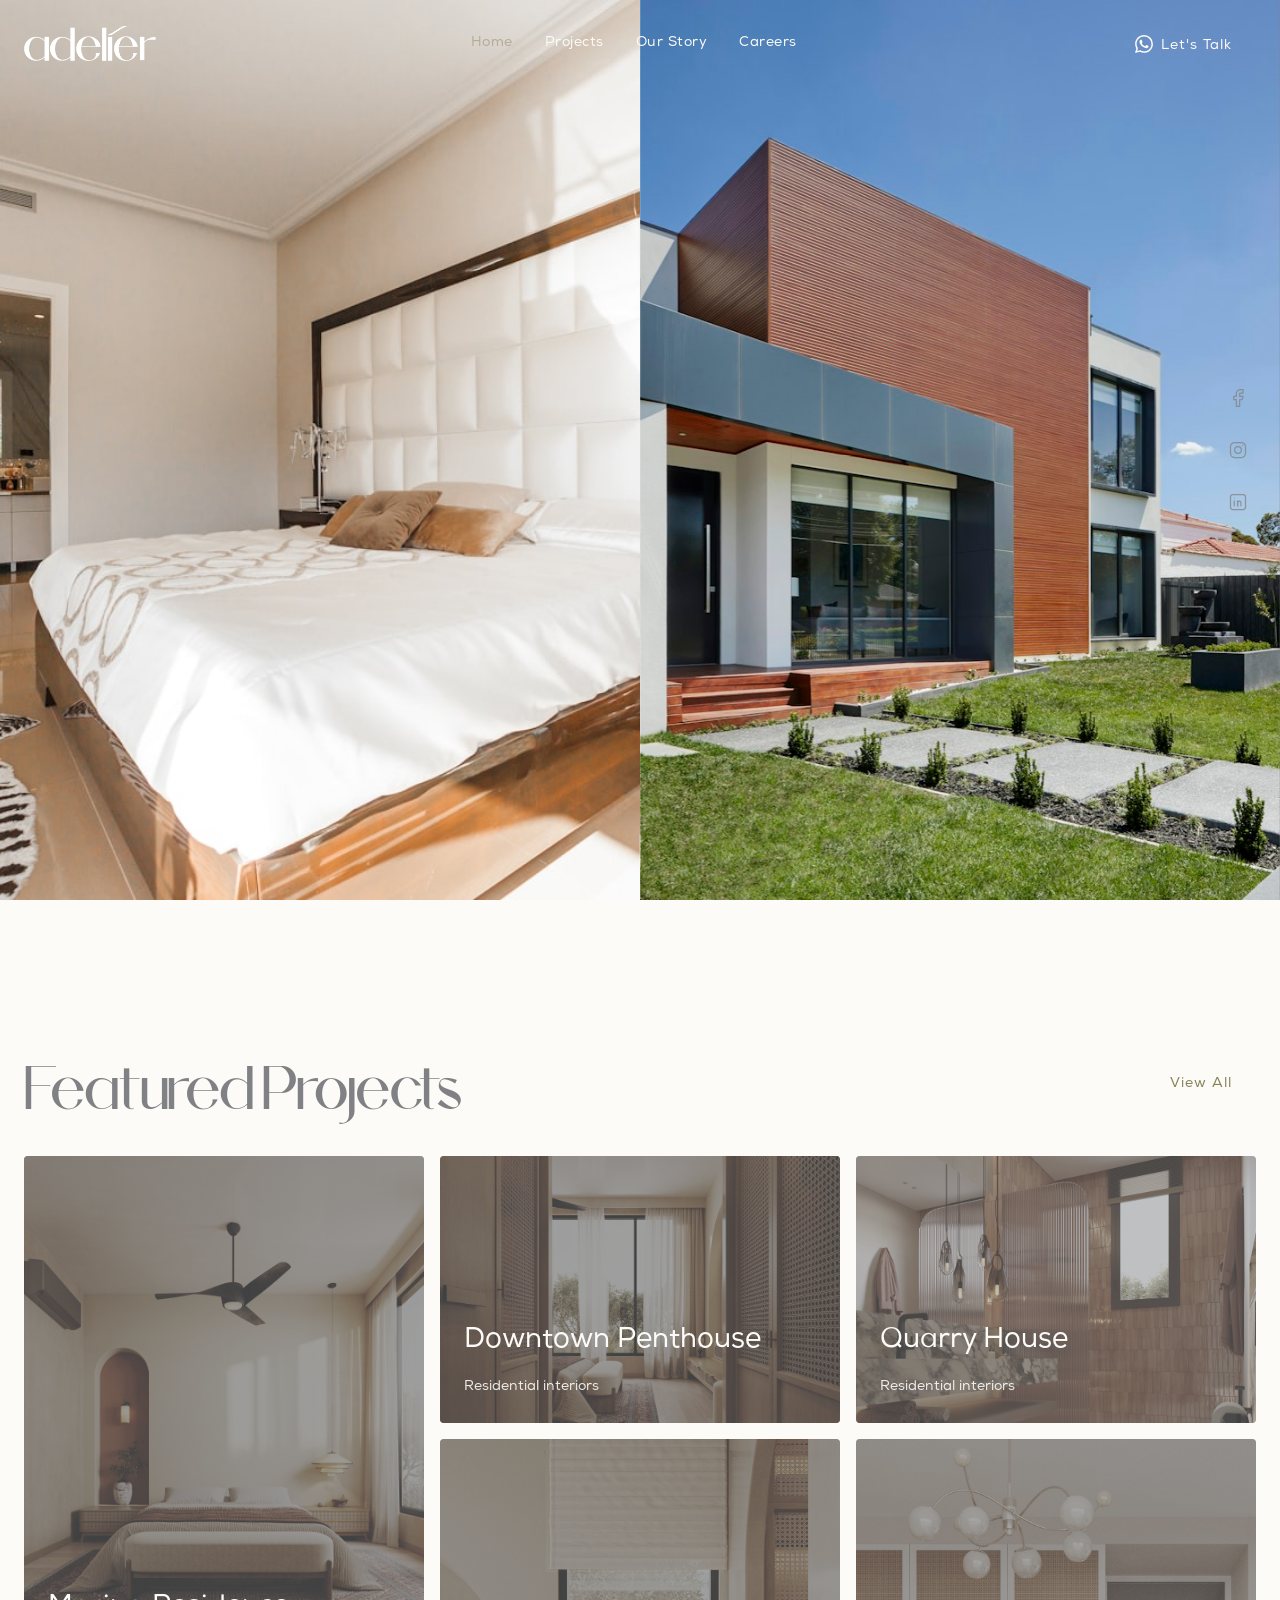
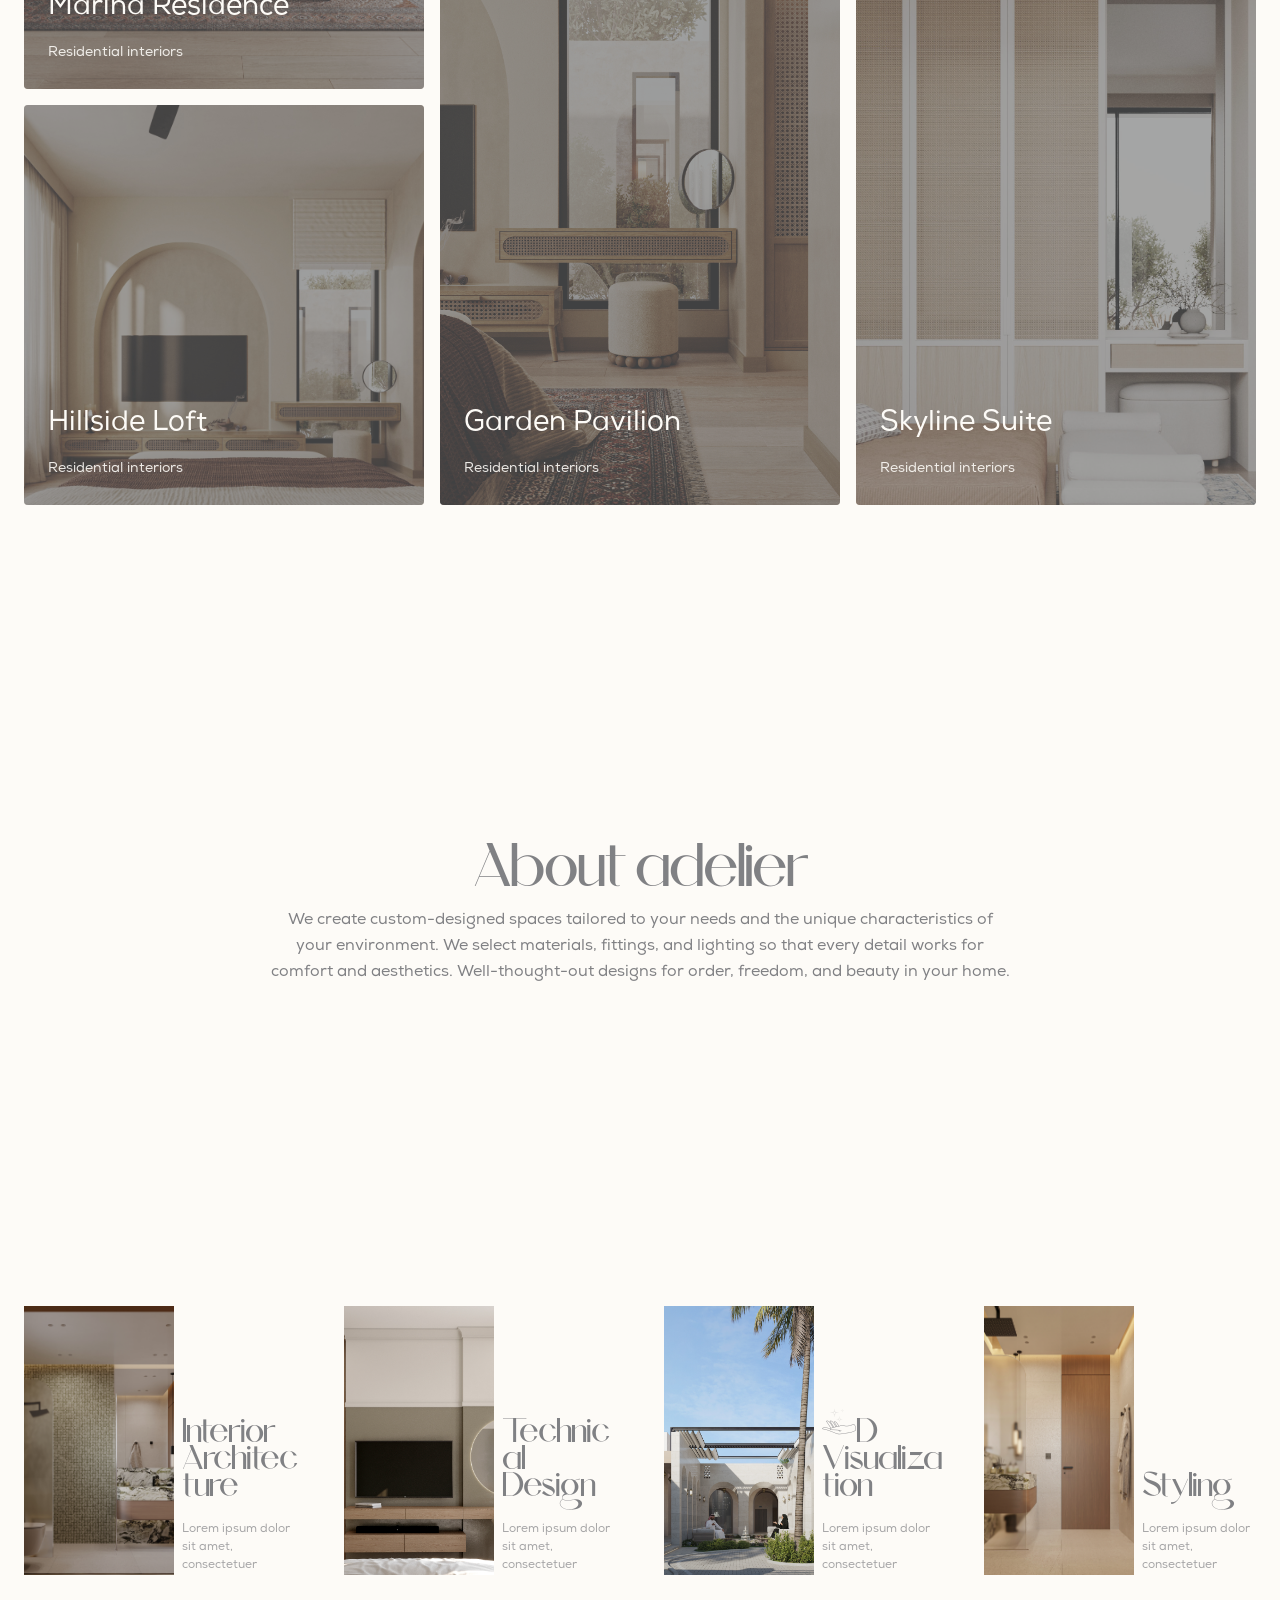
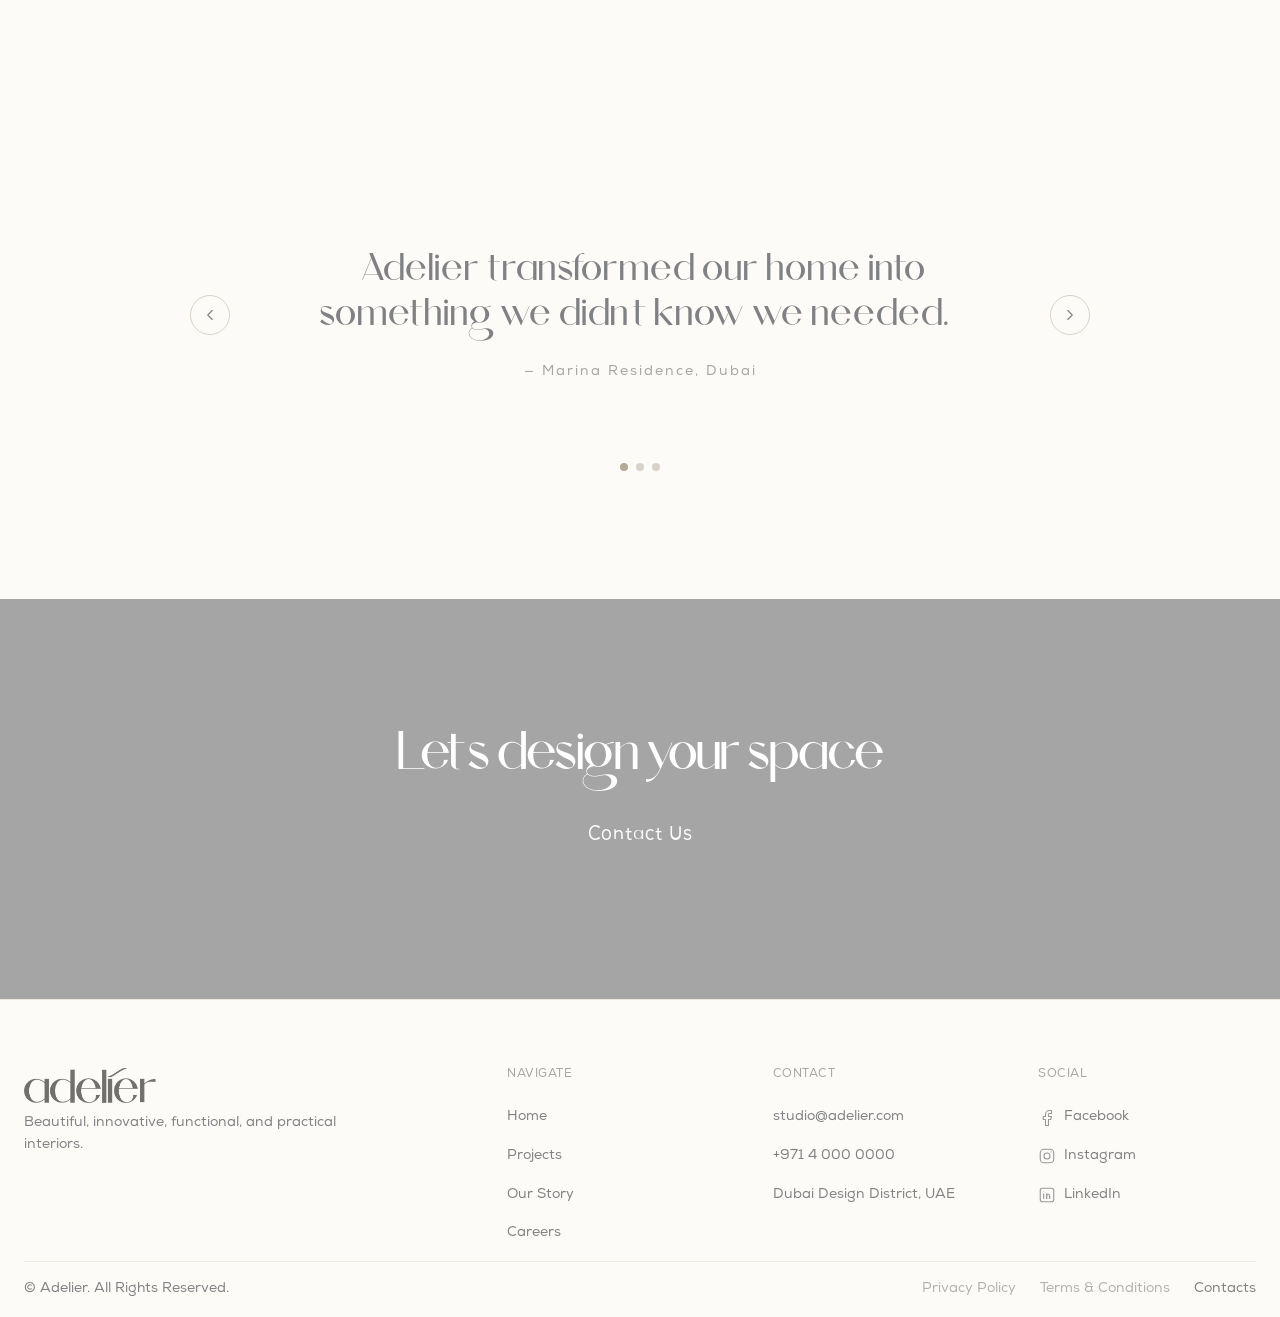
<file: index.html>
<!doctype html>
<html lang="en">
<head>
<meta charset="utf-8">
<meta name="viewport" content="width=device-width,initial-scale=1">
<title>Adelier — Interiors, Perfectly Executed</title>
<meta name="description" content="Adelier is an interior design studio creating beautiful, innovative, functional, and practical spaces.">
<link rel="stylesheet" href="assets/css/tokens.css">
<link rel="stylesheet" href="assets/css/base.css">
<link rel="stylesheet" href="assets/css/layout.css">
<link rel="stylesheet" href="assets/css/components.css">
<link rel="stylesheet" href="assets/css/pages.css">
</head>
<body data-page="home">
<a class="skip-link" href="#main-content">Skip to main content</a>

<header class="site-header" data-header>
  <div class="site-header__inner container">
    <a class="site-header__logo-link" href="index.html" aria-label="Adelier — Home">
      <img class="logo-mark" src="assets/logo/adelier-logo.png" alt="Adelier" width="251" height="67">
    </a>
    <nav class="site-header__nav" aria-label="Primary">
      <a class="site-header__nav-link" href="index.html" aria-current="page">Home</a>
      <a class="site-header__nav-link" href="pages/projects.html">Projects</a>
      <a class="site-header__nav-link" href="pages/our-story.html">Our Story</a>
      <a class="site-header__nav-link" href="pages/careers.html">Careers</a>
    </nav>
    <div class="site-header__actions">
      <a class="button site-header__cta" href="https://wa.me/97140000000" target="_blank" rel="noopener" aria-label="Chat on WhatsApp">
        <svg class="btn-icon" viewBox="0 0 24 24" width="16" height="16" fill="currentColor" aria-hidden="true"><path d="M17.472 14.382c-.297-.149-1.758-.867-2.03-.967-.273-.099-.471-.148-.67.15-.197.297-.767.966-.94 1.164-.173.199-.347.223-.644.075-.297-.15-1.255-.463-2.39-1.475-.888-.788-1.487-1.761-1.66-2.059-.173-.297-.018-.458.13-.606.134-.133.298-.347.446-.52.149-.174.198-.298.298-.497.099-.198.05-.371-.025-.52-.075-.149-.669-1.612-.916-2.207-.242-.579-.487-.5-.669-.51a12.8 12.8 0 0 0-.57-.01c-.198 0-.52.074-.792.372-.272.297-1.04 1.016-1.04 2.479 0 1.462 1.065 2.875 1.213 3.074.149.198 2.096 3.2 5.077 4.487.709.306 1.262.489 1.694.625.712.227 1.36.195 1.871.118.571-.085 1.758-.719 2.006-1.413.248-.694.248-1.289.173-1.413-.074-.124-.272-.198-.57-.347m-5.421 7.403h-.004a9.87 9.87 0 0 1-5.031-1.378l-.361-.214-3.741.982.998-3.648-.235-.374a9.86 9.86 0 0 1-1.51-5.26c.001-5.45 4.436-9.884 9.888-9.884 2.64 0 5.122 1.03 6.988 2.898a9.825 9.825 0 0 1 2.893 6.994c-.003 5.45-4.437 9.884-9.885 9.884m8.413-18.297A11.815 11.815 0 0 0 12.05 0C5.495 0 .16 5.335.157 11.892c0 2.096.547 4.142 1.588 5.945L.057 24l6.305-1.654a11.882 11.882 0 0 0 5.683 1.448h.005c6.554 0 11.89-5.335 11.893-11.893a11.821 11.821 0 0 0-3.48-8.413Z"/></svg>
        <span>Let's Talk</span>
      </a>
      <button class="site-header__menu-trigger" type="button" data-menu-trigger aria-label="Open menu" aria-expanded="false" aria-controls="mobile-nav">
        <svg viewBox="0 0 24 24" fill="none" stroke="currentColor" stroke-width="1.5" stroke-linecap="round"><line x1="3" y1="7" x2="21" y2="7"/><line x1="3" y1="12" x2="21" y2="12"/><line x1="3" y1="17" x2="21" y2="17"/></svg>
      </button>
    </div>
  </div>
</header>

<div class="mobile-nav" id="mobile-nav" data-mobile-nav aria-hidden="true" inert>
  <div class="mobile-nav__top container">
    <img class="logo-mark logo-mark--sm" src="assets/logo/adelier-logo.png" alt="Adelier" width="251" height="67">
    <button class="mobile-nav__close" type="button" data-menu-close aria-label="Close menu">
      <svg viewBox="0 0 24 24" fill="none" stroke="currentColor" stroke-width="1.5" stroke-linecap="round"><line x1="5" y1="5" x2="19" y2="19"/><line x1="19" y1="5" x2="5" y2="19"/></svg>
    </button>
  </div>
  <nav class="mobile-nav__list container" aria-label="Primary">
    <a class="mobile-nav__link" href="index.html" aria-current="page">Home</a>
    <a class="mobile-nav__link" href="pages/projects.html">Projects</a>
    <a class="mobile-nav__link" href="pages/our-story.html">Our Story</a>
    <a class="mobile-nav__link" href="pages/careers.html">Careers</a>
    <a class="mobile-nav__link" href="pages/contact.html">Contact Us</a>
  </nav>
  <div class="mobile-nav__footer container">
    <a class="button button--primary" href="pages/contact.html">Let's Talk</a>
    <div class="mobile-nav__social">
      <a href="https://facebook.com" target="_blank" rel="noopener" aria-label="Facebook"><svg viewBox="0 0 24 24" fill="none" stroke="currentColor" stroke-width="1.5" stroke-linecap="round" stroke-linejoin="round"><path d="M18 2h-3a5 5 0 0 0-5 5v3H7v4h3v8h4v-8h3l1-4h-4V7a1 1 0 0 1 1-1h3z"/></svg></a>
      <a href="https://instagram.com" target="_blank" rel="noopener" aria-label="Instagram"><svg viewBox="0 0 24 24" fill="none" stroke="currentColor" stroke-width="1.5" stroke-linecap="round" stroke-linejoin="round"><rect x="3" y="3" width="18" height="18" rx="5"/><circle cx="12" cy="12" r="4"/><circle cx="17.5" cy="6.5" r="0.8" fill="currentColor" stroke="none"/></svg></a>
      <a href="https://linkedin.com" target="_blank" rel="noopener" aria-label="LinkedIn"><svg viewBox="0 0 24 24" fill="none" stroke="currentColor" stroke-width="1.5" stroke-linecap="round" stroke-linejoin="round"><rect x="3" y="3" width="18" height="18" rx="3"/><line x1="7.5" y1="10.5" x2="7.5" y2="16.5"/><circle cx="7.5" cy="7.2" r="0.6" fill="currentColor" stroke="none"/><path d="M11.5 16.5v-3.5a2 2 0 0 1 4 0v3.5"/><line x1="11.5" y1="10.5" x2="11.5" y2="16.5"/></svg></a>
    </div>
  </div>
</div>

<main id="main-content">

  <section class="dsh-hero" id="home" aria-label="Adelier featured interiors">
    <div class="dsh-row">
      <div class="dsh-side dsh-side-left">
        <img class="dsh-layer" data-side="left" data-index="0" src="assets/images/dsh-hero-left-0.jpg" alt="Sunlit living room with warm natural textures">
        <img class="dsh-layer" data-side="left" data-index="1" src="assets/images/dsh-hero-left-1.jpg" alt="Minimal white residence exterior">
        <img class="dsh-layer" data-side="left" data-index="2" src="assets/images/dsh-hero-left-2.jpg" alt="Warm wood-paneled interior corner">
        <img class="dsh-layer" data-side="left" data-index="3" src="assets/images/dsh-hero-left-3.jpg" alt="Soft daylight interior detail">
      </div>
      <div class="dsh-centerline"></div>
      <div class="dsh-side dsh-side-right">
        <img class="dsh-layer" data-side="right" data-index="0" src="assets/images/dsh-hero-right-0.jpg" alt="Moody dark dining space with a sculptural staircase">
        <img class="dsh-layer" data-side="right" data-index="1" src="assets/images/dsh-hero-right-1.jpg" alt="Dark architectural corridor">
        <img class="dsh-layer" data-side="right" data-index="2" src="assets/images/dsh-hero-right-2.jpg" alt="Stone bathroom detail in shadow">
        <img class="dsh-layer" data-side="right" data-index="3" src="assets/images/dsh-hero-right-3.jpg" alt="Night facade of a modern building">
      </div>
    </div>
    <div class="dsh-scroll" aria-hidden="true">
      <span class="dsh-scroll-line"></span>
    </div>
  </section>

  <section class="section" id="featured-projects">
    <div class="section__heading">
      <h2>Featured Projects</h2>
      <a class="button button--text" href="pages/projects.html">View All</a>
    </div>
    <div class="project-grid">
      <a class="project-card project-card--overlay" href="pages/project-detail.html">
        <img src="assets/images/project-marina-residence.jpg" loading="lazy" alt="Marina Residence — living room with natural light and warm materials" width="2000" height="2400">
        <span class="project-card__content"><span class="project-card__title">Marina Residence</span><span class="project-card__meta">Residential interiors</span></span>
      </a>
      <a class="project-card project-card--overlay" href="pages/project-detail.html">
        <img src="assets/images/project-hillside-loft.jpg" loading="lazy" alt="Hillside Loft — open living space" width="2000" height="2088">
        <span class="project-card__content"><span class="project-card__title">Hillside Loft</span><span class="project-card__meta">Residential interiors</span></span>
      </a>
      <a class="project-card project-card--overlay" href="pages/project-detail.html">
        <img src="assets/images/project-downtown-penthouse.jpg" loading="lazy" alt="Downtown Penthouse — dining room" width="2000" height="2400">
        <span class="project-card__content"><span class="project-card__title">Downtown Penthouse</span><span class="project-card__meta">Residential interiors</span></span>
      </a>
      <a class="project-card project-card--overlay" href="pages/project-detail.html">
        <img src="assets/images/project-garden-pavilion.jpg" loading="lazy" alt="Garden Pavilion — bedroom suite" width="2000" height="2400">
        <span class="project-card__content"><span class="project-card__title">Garden Pavilion</span><span class="project-card__meta">Residential interiors</span></span>
      </a>
      <a class="project-card project-card--overlay" href="pages/project-detail.html">
        <img src="assets/images/project-quarry-house.jpg" loading="lazy" alt="Quarry House — living space" width="2000" height="2400">
        <span class="project-card__content"><span class="project-card__title">Quarry House</span><span class="project-card__meta">Residential interiors</span></span>
      </a>
      <a class="project-card project-card--overlay" href="pages/project-detail.html">
        <img src="assets/images/project-skyline-suite.jpg" loading="lazy" alt="Skyline Suite — living space" width="3300" height="1857">
        <span class="project-card__content"><span class="project-card__title">Skyline Suite</span><span class="project-card__meta">Residential interiors</span></span>
      </a>
    </div>
  </section>

  <section class="section" id="about">
    <div class="about-content">
      <h2>
        About adelier
      </h2>
      <p>
        We create custom-designed spaces tailored to your needs and the unique characteristics of your environment. We select materials, fittings, and lighting so that every detail works for comfort and aesthetics. Well-thought-out designs for order, freedom, and beauty in your home.
      </p>
    </div>
  </section>

  <section class="section" id="process">
    <div class="grid grid--4">
      <div class="process-card">
        <img class="process-card__media" src="assets/images/studio-gallery-4.jpg" alt="Interior Architecture">
        <div class="process-card__content">
          <h3 class="process-card__title">Interior <br>Architecture</h3>
          <p class="process-card__desc">Lorem ipsum dolor sit amet, consectetuer</p>
        </div>
      </div>
      <div class="process-card">
        <img class="process-card__media" src="assets/images/studio-gallery-2.jpg" alt="Technical Design">
        <div class="process-card__content">
          <h3 class="process-card__title">Technical <br>Design</h3>
          <p class="process-card__desc">Lorem ipsum dolor sit amet, consectetuer</p>
        </div>
      </div>
      <div class="process-card">
        <img class="process-card__media" src="assets/images/detail-gallery-2.jpg" alt="3D Visualization">
        <div class="process-card__content">
          <h3 class="process-card__title">3D <br>Visualization</h3>
          <p class="process-card__desc">Lorem ipsum dolor sit amet, consectetuer</p>
        </div>
      </div>
      <div class="process-card">
        <img class="process-card__media" src="assets/images/studio-gallery-5.jpg" alt="Styling">
        <div class="process-card__content">
          <h3 class="process-card__title">Styling</h3>
          <p class="process-card__desc">Lorem ipsum dolor sit amet, consectetuer</p>
        </div>
      </div>
    </div>
  </section>

  <section class="section" id="perspective" data-carousel>
    <div class="quote-carousel">
      <button class="quote-carousel__arrow" type="button" data-carousel-prev aria-label="Previous testimonial">
        <svg viewBox="0 0 24 24" fill="none" stroke="currentColor" stroke-width="1.5" stroke-linecap="round" stroke-linejoin="round"><polyline points="15 18 9 12 15 6"/></svg>
      </button>
      <div class="quote-carousel__track">
        <blockquote class="quote-carousel__slide is-active" data-carousel-slide>
          <p>&ldquo;Adelier transformed our home into something we didn't know we needed.&rdquo;</p>
          <cite>— Marina Residence, Dubai</cite>
        </blockquote>
        <blockquote class="quote-carousel__slide" data-carousel-slide>
          <p>&ldquo;Impeccable attention to detail, start to finish.&rdquo;</p>
          <cite>— Hillside Loft, Dubai</cite>
        </blockquote>
        <blockquote class="quote-carousel__slide" data-carousel-slide>
          <p>&ldquo;They truly listened to our vision and executed it with precision and grace. A remarkable team.&rdquo;</p>
          <cite>— Downtown Penthouse, Dubai</cite>
        </blockquote>
      </div>
      <button class="quote-carousel__arrow" type="button" data-carousel-next aria-label="Next testimonial">
        <svg viewBox="0 0 24 24" fill="none" stroke="currentColor" stroke-width="1.5" stroke-linecap="round" stroke-linejoin="round"><polyline points="9 18 15 12 9 6"/></svg>
      </button>
    </div>
    <div class="quote-carousel__dots">
      <button class="quote-carousel__dot is-active" type="button" data-carousel-dot aria-label="Testimonial 1"></button>
      <button class="quote-carousel__dot" type="button" data-carousel-dot aria-label="Testimonial 2"></button>
      <button class="quote-carousel__dot" type="button" data-carousel-dot aria-label="Testimonial 3"></button>
    </div>
  </section>

  <section class="section section--brand cta" id="contact">
    <h2>Let's design your space</h2>
    <div class="cta__actions">
      <a class="button button--on-brand" href="pages/contact.html">Contact Us</a>
    </div>
  </section>

</main>

<div class="social-rail" aria-label="Social links">
  <a href="https://facebook.com" target="_blank" rel="noopener" aria-label="Facebook"><svg viewBox="0 0 24 24" fill="none" stroke="currentColor" stroke-width="1.5" stroke-linecap="round" stroke-linejoin="round"><path d="M18 2h-3a5 5 0 0 0-5 5v3H7v4h3v8h4v-8h3l1-4h-4V7a1 1 0 0 1 1-1h3z"/></svg></a>
  <a href="https://instagram.com" target="_blank" rel="noopener" aria-label="Instagram"><svg viewBox="0 0 24 24" fill="none" stroke="currentColor" stroke-width="1.5" stroke-linecap="round" stroke-linejoin="round"><rect x="3" y="3" width="18" height="18" rx="5"/><circle cx="12" cy="12" r="4"/><circle cx="17.5" cy="6.5" r="0.8" fill="currentColor" stroke="none"/></svg></a>
  <a href="https://linkedin.com" target="_blank" rel="noopener" aria-label="LinkedIn"><svg viewBox="0 0 24 24" fill="none" stroke="currentColor" stroke-width="1.5" stroke-linecap="round" stroke-linejoin="round"><rect x="3" y="3" width="18" height="18" rx="3"/><line x1="7.5" y1="10.5" x2="7.5" y2="16.5"/><circle cx="7.5" cy="7.2" r="0.6" fill="currentColor" stroke="none"/><path d="M11.5 16.5v-3.5a2 2 0 0 1 4 0v3.5"/><line x1="11.5" y1="10.5" x2="11.5" y2="16.5"/></svg></a>
</div>

<nav class="section-nav" aria-label="On this page" data-section-nav>
  <ul>
    <li><a href="#featured-projects" aria-current="location">Projects</a></li>
    <li><a href="#about">About</a></li>
    <li><a href="#perspective">Perspective</a></li>
    <li><a href="#contact">Contact</a></li>
  </ul>
</nav>

<button class="back-to-top" type="button" data-back-to-top aria-label="Back to top">
  <svg viewBox="0 0 24 24" fill="none" stroke="currentColor" stroke-width="1.5" stroke-linecap="round" stroke-linejoin="round"><line x1="12" y1="19" x2="12" y2="5"/><polyline points="6 11 12 5 18 11"/></svg>
</button>

<footer class="site-footer">
  <div class="container">
    <div class="site-footer__grid">
      <div>
        <img class="logo-mark" src="assets/logo/adelier-logo.png" alt="Adelier" width="251" height="67">
        <p class="site-footer__statement">Beautiful, innovative, functional, and practical interiors.</p>
      </div>
      <nav aria-label="Footer">
        <h2>Navigate</h2>
        <ul>
          <li><a href="index.html">Home</a></li>
          <li><a href="pages/projects.html">Projects</a></li>
          <li><a href="pages/our-story.html">Our Story</a></li>
          <li><a href="pages/careers.html">Careers</a></li>
        </ul>
      </nav>
      <div>
        <h2>Contact</h2>
        <ul>
          <li><a href="mailto:studio@adelier.com">studio@adelier.com</a></li>
          <li><a href="tel:+97140000000">+971 4 000 0000</a></li>
          <li>Dubai Design District, UAE</li>
        </ul>
      </div>
      <div>
        <h2>Social</h2>
        <ul class="social-list">
          <li><a href="https://facebook.com" target="_blank" rel="noopener"><svg viewBox="0 0 24 24" fill="none" stroke="currentColor" stroke-width="1.5" stroke-linecap="round" stroke-linejoin="round" aria-hidden="true"><path d="M18 2h-3a5 5 0 0 0-5 5v3H7v4h3v8h4v-8h3l1-4h-4V7a1 1 0 0 1 1-1h3z"/></svg> Facebook</a></li>
          <li><a href="https://instagram.com" target="_blank" rel="noopener"><svg viewBox="0 0 24 24" fill="none" stroke="currentColor" stroke-width="1.5" stroke-linecap="round" stroke-linejoin="round" aria-hidden="true"><rect x="3" y="3" width="18" height="18" rx="5"/><circle cx="12" cy="12" r="4"/><circle cx="17.5" cy="6.5" r="0.8" fill="currentColor" stroke="none"/></svg> Instagram</a></li>
          <li><a href="https://linkedin.com" target="_blank" rel="noopener"><svg viewBox="0 0 24 24" fill="none" stroke="currentColor" stroke-width="1.5" stroke-linecap="round" stroke-linejoin="round" aria-hidden="true"><rect x="3" y="3" width="18" height="18" rx="3"/><line x1="7.5" y1="10.5" x2="7.5" y2="16.5"/><circle cx="7.5" cy="7.2" r="0.6" fill="currentColor" stroke="none"/><path d="M11.5 16.5v-3.5a2 2 0 0 1 4 0v3.5"/><line x1="11.5" y1="10.5" x2="11.5" y2="16.5"/></svg> LinkedIn</a></li>
        </ul>
      </div>
    </div>
    <div class="site-footer__legal">
      <span>© Adelier. All Rights Reserved.</span>
      <nav aria-label="Legal">
        <a href="#" aria-disabled="true">Privacy Policy</a>
        <a href="#" aria-disabled="true">Terms &amp; Conditions</a>
        <a href="pages/contact.html">Contacts</a>
      </nav>
    </div>
  </div>
</footer>

<script src="assets/js/site.js" defer></script>
</body>
</html>
</file>
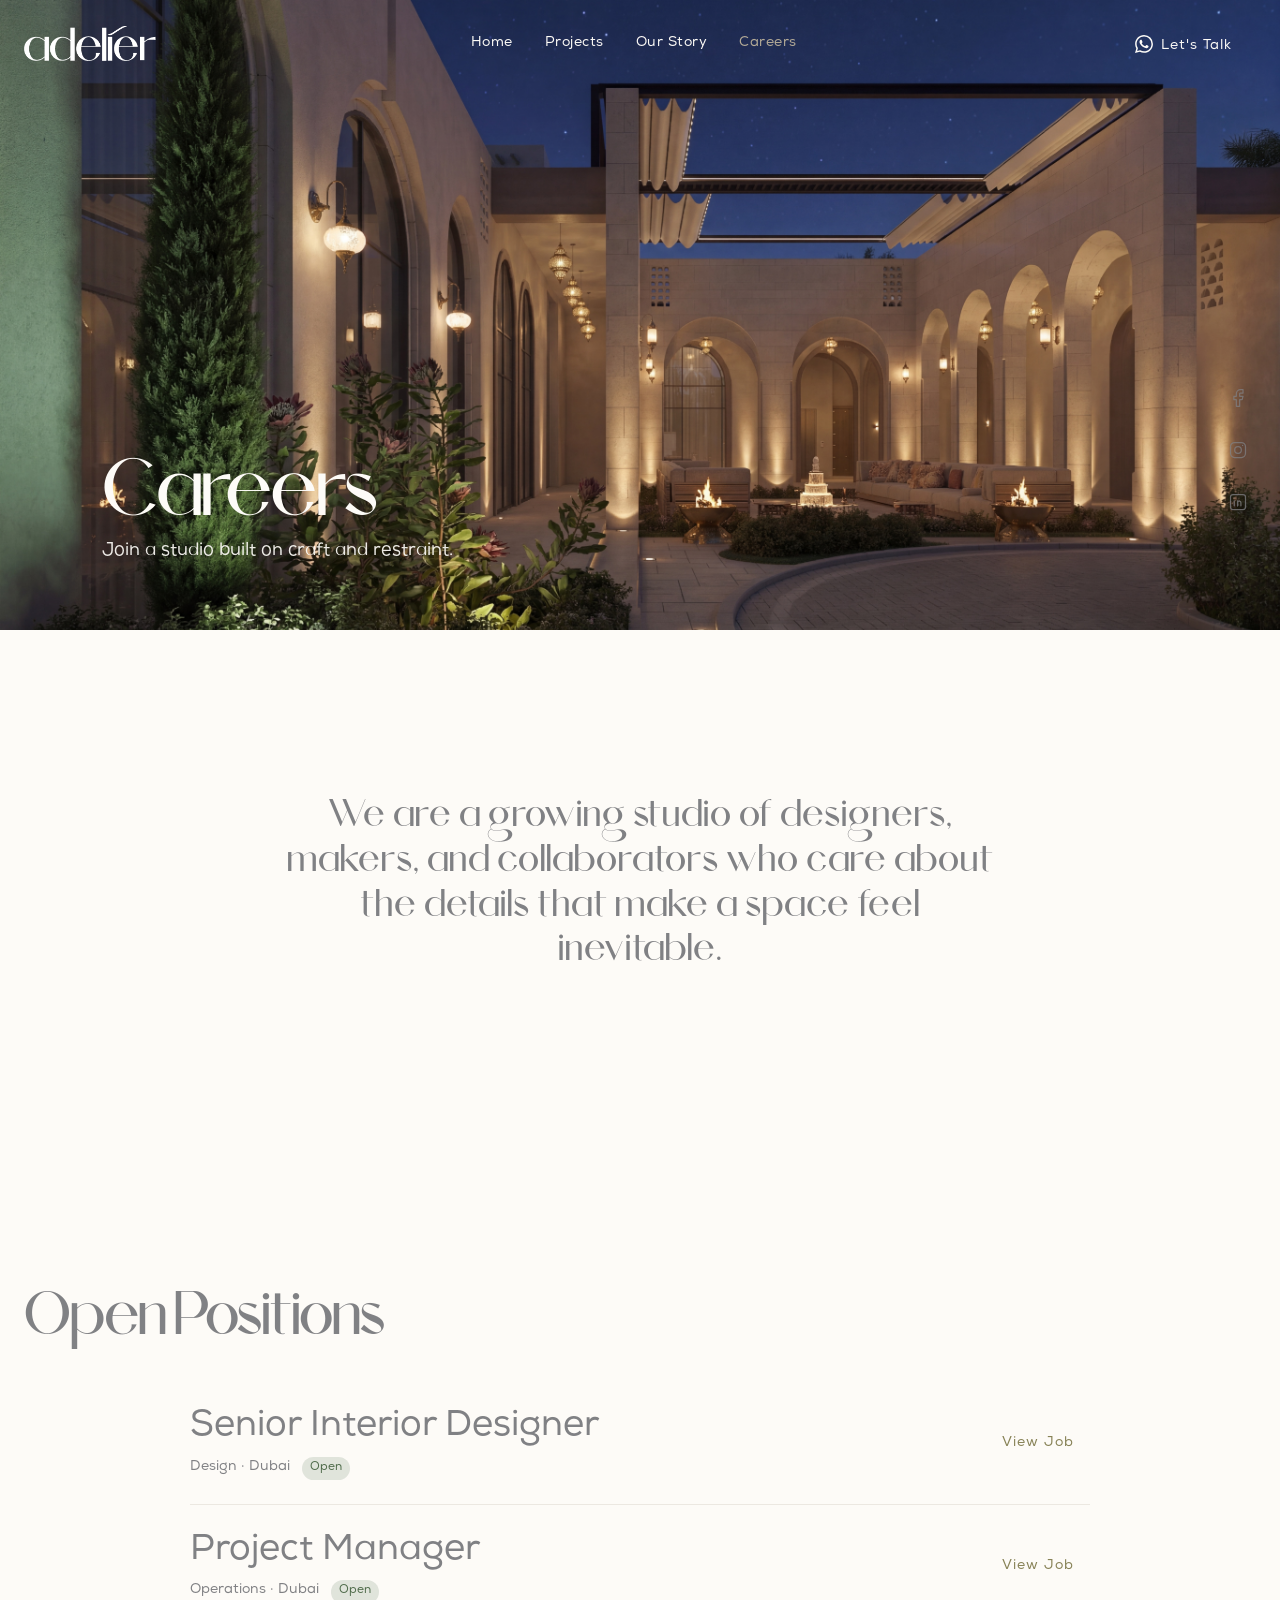
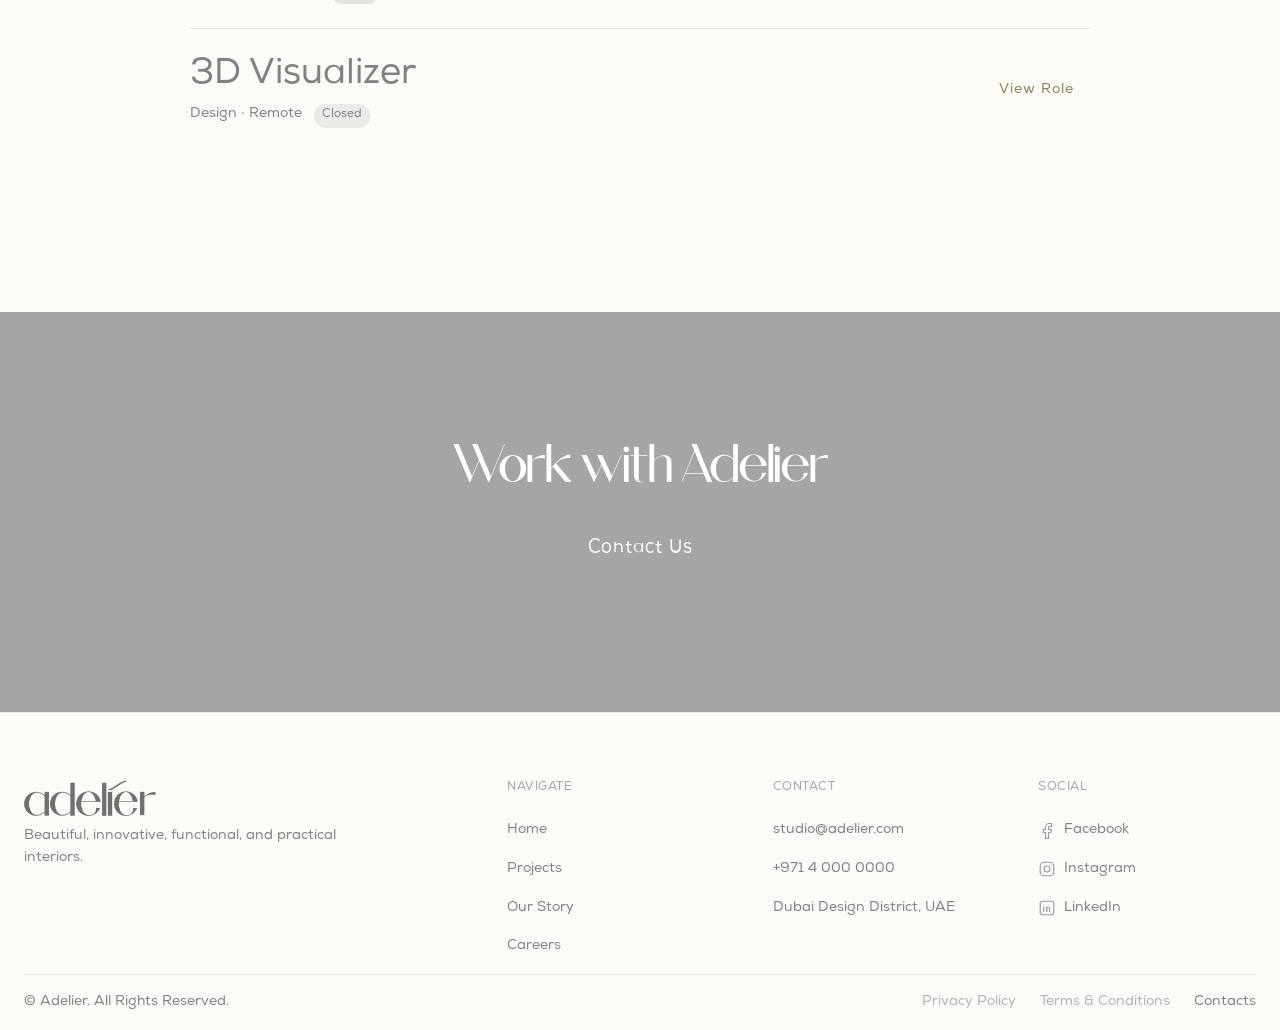
<file: pages/careers.html>
<!doctype html>
<html lang="en">
<head>
<meta charset="utf-8">
<meta name="viewport" content="width=device-width,initial-scale=1">
<title>Careers — Adelier</title>
<meta name="description" content="Join a studio built on craft and restraint.">
<link rel="stylesheet" href="../assets/css/tokens.css">
<link rel="stylesheet" href="../assets/css/base.css">
<link rel="stylesheet" href="../assets/css/layout.css">
<link rel="stylesheet" href="../assets/css/components.css">
<link rel="stylesheet" href="../assets/css/pages.css">
</head>
<body data-page="careers">
<a class="skip-link" href="#main-content">Skip to main content</a>

<header class="site-header" data-header>
  <div class="site-header__inner container">
    <a class="site-header__logo-link" href="../index.html" aria-label="Adelier — Home">
      <img class="logo-mark" src="../assets/logo/adelier-logo.png" alt="Adelier" width="251" height="67">
    </a>
    <nav class="site-header__nav" aria-label="Primary">
      <a class="site-header__nav-link" href="../index.html">Home</a>
      <a class="site-header__nav-link" href="projects.html">Projects</a>
      <a class="site-header__nav-link" href="our-story.html">Our Story</a>
      <a class="site-header__nav-link" href="careers.html" aria-current="page">Careers</a>
    </nav>
    <div class="site-header__actions">
      <a class="button site-header__cta" href="https://wa.me/97140000000" target="_blank" rel="noopener" aria-label="Chat on WhatsApp">
        <svg class="btn-icon" viewBox="0 0 24 24" width="16" height="16" fill="currentColor" aria-hidden="true"><path d="M17.472 14.382c-.297-.149-1.758-.867-2.03-.967-.273-.099-.471-.148-.67.15-.197.297-.767.966-.94 1.164-.173.199-.347.223-.644.075-.297-.15-1.255-.463-2.39-1.475-.888-.788-1.487-1.761-1.66-2.059-.173-.297-.018-.458.13-.606.134-.133.298-.347.446-.52.149-.174.198-.298.298-.497.099-.198.05-.371-.025-.52-.075-.149-.669-1.612-.916-2.207-.242-.579-.487-.5-.669-.51a12.8 12.8 0 0 0-.57-.01c-.198 0-.52.074-.792.372-.272.297-1.04 1.016-1.04 2.479 0 1.462 1.065 2.875 1.213 3.074.149.198 2.096 3.2 5.077 4.487.709.306 1.262.489 1.694.625.712.227 1.36.195 1.871.118.571-.085 1.758-.719 2.006-1.413.248-.694.248-1.289.173-1.413-.074-.124-.272-.198-.57-.347m-5.421 7.403h-.004a9.87 9.87 0 0 1-5.031-1.378l-.361-.214-3.741.982.998-3.648-.235-.374a9.86 9.86 0 0 1-1.51-5.26c.001-5.45 4.436-9.884 9.888-9.884 2.64 0 5.122 1.03 6.988 2.898a9.825 9.825 0 0 1 2.893 6.994c-.003 5.45-4.437 9.884-9.885 9.884m8.413-18.297A11.815 11.815 0 0 0 12.05 0C5.495 0 .16 5.335.157 11.892c0 2.096.547 4.142 1.588 5.945L.057 24l6.305-1.654a11.882 11.882 0 0 0 5.683 1.448h.005c6.554 0 11.89-5.335 11.893-11.893a11.821 11.821 0 0 0-3.48-8.413Z"/></svg>
        <span>Let's Talk</span>
      </a>
      <button class="site-header__menu-trigger" type="button" data-menu-trigger aria-label="Open menu" aria-expanded="false" aria-controls="mobile-nav">
        <svg viewBox="0 0 24 24" fill="none" stroke="currentColor" stroke-width="1.5" stroke-linecap="round"><line x1="3" y1="7" x2="21" y2="7"/><line x1="3" y1="12" x2="21" y2="12"/><line x1="3" y1="17" x2="21" y2="17"/></svg>
      </button>
    </div>
  </div>
</header>

<div class="mobile-nav" id="mobile-nav" data-mobile-nav aria-hidden="true" inert>
  <div class="mobile-nav__top container">
    <img class="logo-mark logo-mark--sm" src="../assets/logo/adelier-logo.png" alt="Adelier" width="251" height="67">
    <button class="mobile-nav__close" type="button" data-menu-close aria-label="Close menu">
      <svg viewBox="0 0 24 24" fill="none" stroke="currentColor" stroke-width="1.5" stroke-linecap="round"><line x1="5" y1="5" x2="19" y2="19"/><line x1="19" y1="5" x2="5" y2="19"/></svg>
    </button>
  </div>
  <nav class="mobile-nav__list container" aria-label="Primary">
    <a class="mobile-nav__link" href="../index.html">Home</a>
    <a class="mobile-nav__link" href="projects.html">Projects</a>
    <a class="mobile-nav__link" href="our-story.html">Our Story</a>
    <a class="mobile-nav__link" href="careers.html" aria-current="page">Careers</a>
    <a class="mobile-nav__link" href="contact.html">Contact Us</a>
  </nav>
  <div class="mobile-nav__footer container">
    <a class="button button--primary" href="contact.html">Let's Talk</a>
    <div class="mobile-nav__social">
      <a href="https://facebook.com" target="_blank" rel="noopener" aria-label="Facebook"><svg viewBox="0 0 24 24" fill="none" stroke="currentColor" stroke-width="1.5" stroke-linecap="round" stroke-linejoin="round"><path d="M18 2h-3a5 5 0 0 0-5 5v3H7v4h3v8h4v-8h3l1-4h-4V7a1 1 0 0 1 1-1h3z"/></svg></a>
      <a href="https://instagram.com" target="_blank" rel="noopener" aria-label="Instagram"><svg viewBox="0 0 24 24" fill="none" stroke="currentColor" stroke-width="1.5" stroke-linecap="round" stroke-linejoin="round"><rect x="3" y="3" width="18" height="18" rx="5"/><circle cx="12" cy="12" r="4"/><circle cx="17.5" cy="6.5" r="0.8" fill="currentColor" stroke="none"/></svg></a>
      <a href="https://linkedin.com" target="_blank" rel="noopener" aria-label="LinkedIn"><svg viewBox="0 0 24 24" fill="none" stroke="currentColor" stroke-width="1.5" stroke-linecap="round" stroke-linejoin="round"><rect x="3" y="3" width="18" height="18" rx="3"/><line x1="7.5" y1="10.5" x2="7.5" y2="16.5"/><circle cx="7.5" cy="7.2" r="0.6" fill="currentColor" stroke="none"/><path d="M11.5 16.5v-3.5a2 2 0 0 1 4 0v3.5"/><line x1="11.5" y1="10.5" x2="11.5" y2="16.5"/></svg></a>
    </div>
  </div>
</div>

<main id="main-content">

  <section class="hero" id="careers-introduction" aria-label="Introduction">
    <img class="hero__image" src="../assets/images/careers-hero.jpg" alt="Adelier studio interior" width="5460" height="3072">

    <div class="hero__content">
      <h1>Careers</h1>
      <p class="hero__subtitle">Join a studio built on craft and restraint.</p>
    </div>
  </section>

  <section class="section reading-width" style="margin-inline: auto; text-align: center;">
    <p class="intro-statement">We are a growing studio of designers, makers, and collaborators who care about the details that make a space feel inevitable.</p>
  </section>

  <section class="section" id="open-positions">
    <div class="section__heading" style="text-align: center;"><h2>Open Positions</h2></div>
    <div class="job-list">
      <div class="job">
        <div>
          <h3>Senior Interior Designer</h3>
          <p class="job__meta">Design · Dubai <span class="job__status job__status--open">Open</span></p>
        </div>
        <button class="button button--secondary button--small" type="button" data-job-open="Senior Interior Designer">View Job</button>
      </div>
      <div class="job">
        <div>
          <h3>Project Manager</h3>
          <p class="job__meta">Operations · Dubai <span class="job__status job__status--open">Open</span></p>
        </div>
        <button class="button button--secondary button--small" type="button" data-job-open="Project Manager">View Job</button>
      </div>
      <div class="job">
        <div>
          <h3>3D Visualizer</h3>
          <p class="job__meta">Design · Remote <span class="job__status job__status--closed">Closed</span></p>
        </div>
        <button class="button button--secondary button--small" type="button" data-job-open="3D Visualizer">View Role</button>
      </div>
    </div>
  </section>

  <section class="section section--brand cta" id="working-at-adelier">
    <h2>Work with Adelier</h2>
    <div class="cta__actions">
      <a class="button button--on-brand" href="contact.html">Contact Us</a>
    </div>
  </section>

</main>

<!-- Job detail modal — spec §5 Modal; V1 Decisions Careers: static, no application backend. -->
<div class="job-modal" data-job-modal inert>
  <div class="job-modal__backdrop" data-job-modal-backdrop></div>
  <div class="job-modal__panel" role="dialog" aria-modal="true" aria-labelledby="job-modal-title">
    <div class="job-modal__head">
      <h3 id="job-modal-title" data-job-modal-title>Senior Interior Designer</h3>
      <button class="job-modal__close" type="button" data-job-modal-close aria-label="Close">
        <svg viewBox="0 0 24 24" fill="none" stroke="currentColor" stroke-width="1.5" stroke-linecap="round"><line x1="5" y1="5" x2="19" y2="19"/><line x1="19" y1="5" x2="5" y2="19"/></svg>
      </button>
    </div>
    <div class="job-modal__body">
      <p>Lead end-to-end interior design projects from concept through execution, collaborating closely with architects and clients.</p>
      <h4>Qualifications</h4>
      <p>5+ years of experience, a strong portfolio, and proficiency in AutoCAD and 3ds Max.</p>
      <h4>Benefits</h4>
      <p>Studio profit share, annual design travel, and flexible working hours.</p>

      <form class="form" data-static-form>
        <div class="form__grid">
          <div class="field"><label for="job-name">Full Name<span class="required">*</span></label><input id="job-name" name="name" type="text" autocomplete="name" required></div>
          <div class="field"><label for="job-email">Email<span class="required">*</span></label><input id="job-email" name="email" type="email" autocomplete="email" required></div>
          <div class="field"><label for="job-phone">Phone<span class="required">*</span></label><input id="job-phone" name="phone" type="tel" autocomplete="tel" required></div>
          <div class="field"><label for="job-linkedin">LinkedIn URL</label><input id="job-linkedin" name="linkedin" type="url"></div>
          <div class="field field--full"><label for="job-cover">Cover Letter</label><textarea id="job-cover" name="cover"></textarea></div>
          <div class="field">
            <label for="job-cv">CV<span class="required">*</span></label>
            <label class="field__upload" for="job-cv">Drag &amp; drop or click to upload — PDF, DOC, DOCX (max 10MB)</label>
            <input id="job-cv" name="cv" type="file" accept=".pdf,.doc,.docx" required>
          </div>
          <div class="field">
            <label for="job-portfolio">Portfolio</label>
            <label class="field__upload" for="job-portfolio">Drag &amp; drop or click to upload — PDF, DOC, DOCX (max 10MB)</label>
            <input id="job-portfolio" name="portfolio" type="file" accept=".pdf,.doc,.docx">
          </div>
        </div>
        <button class="button button--primary" type="submit">Submit Application</button>
        <p class="form__status visually-hidden" role="status" data-form-status></p>
      </form>
    </div>
  </div>
</div>

<div class="social-rail" aria-label="Social links">
  <a href="https://facebook.com" target="_blank" rel="noopener" aria-label="Facebook"><svg viewBox="0 0 24 24" fill="none" stroke="currentColor" stroke-width="1.5" stroke-linecap="round" stroke-linejoin="round"><path d="M18 2h-3a5 5 0 0 0-5 5v3H7v4h3v8h4v-8h3l1-4h-4V7a1 1 0 0 1 1-1h3z"/></svg></a>
  <a href="https://instagram.com" target="_blank" rel="noopener" aria-label="Instagram"><svg viewBox="0 0 24 24" fill="none" stroke="currentColor" stroke-width="1.5" stroke-linecap="round" stroke-linejoin="round"><rect x="3" y="3" width="18" height="18" rx="5"/><circle cx="12" cy="12" r="4"/><circle cx="17.5" cy="6.5" r="0.8" fill="currentColor" stroke="none"/></svg></a>
  <a href="https://linkedin.com" target="_blank" rel="noopener" aria-label="LinkedIn"><svg viewBox="0 0 24 24" fill="none" stroke="currentColor" stroke-width="1.5" stroke-linecap="round" stroke-linejoin="round"><rect x="3" y="3" width="18" height="18" rx="3"/><line x1="7.5" y1="10.5" x2="7.5" y2="16.5"/><circle cx="7.5" cy="7.2" r="0.6" fill="currentColor" stroke="none"/><path d="M11.5 16.5v-3.5a2 2 0 0 1 4 0v3.5"/><line x1="11.5" y1="10.5" x2="11.5" y2="16.5"/></svg></a>
</div>

<nav class="section-nav" aria-label="On this page" data-section-nav>
  <ul>
    <li><a href="#careers-introduction" aria-current="location">Introduction</a></li>
    <li><a href="#open-positions">Positions</a></li>
    <li><a href="#working-at-adelier">Studio</a></li>
  </ul>
</nav>

<button class="back-to-top" type="button" data-back-to-top aria-label="Back to top">
  <svg viewBox="0 0 24 24" fill="none" stroke="currentColor" stroke-width="1.5" stroke-linecap="round" stroke-linejoin="round"><line x1="12" y1="19" x2="12" y2="5"/><polyline points="6 11 12 5 18 11"/></svg>
</button>

<footer class="site-footer">
  <div class="container">
    <div class="site-footer__grid">
      <div>
        <img class="logo-mark" src="../assets/logo/adelier-logo.png" alt="Adelier" width="251" height="67">
        <p class="site-footer__statement">Beautiful, innovative, functional, and practical interiors.</p>
      </div>
      <nav aria-label="Footer">
        <h2>Navigate</h2>
        <ul>
          <li><a href="../index.html">Home</a></li>
          <li><a href="projects.html">Projects</a></li>
          <li><a href="our-story.html">Our Story</a></li>
          <li><a href="careers.html">Careers</a></li>
        </ul>
      </nav>
      <div>
        <h2>Contact</h2>
        <ul>
          <li><a href="mailto:studio@adelier.com">studio@adelier.com</a></li>
          <li><a href="tel:+97140000000">+971 4 000 0000</a></li>
          <li>Dubai Design District, UAE</li>
        </ul>
      </div>
      <div>
        <h2>Social</h2>
        <ul class="social-list">
          <li><a href="https://facebook.com" target="_blank" rel="noopener"><svg viewBox="0 0 24 24" fill="none" stroke="currentColor" stroke-width="1.5" stroke-linecap="round" stroke-linejoin="round" aria-hidden="true"><path d="M18 2h-3a5 5 0 0 0-5 5v3H7v4h3v8h4v-8h3l1-4h-4V7a1 1 0 0 1 1-1h3z"/></svg> Facebook</a></li>
          <li><a href="https://instagram.com" target="_blank" rel="noopener"><svg viewBox="0 0 24 24" fill="none" stroke="currentColor" stroke-width="1.5" stroke-linecap="round" stroke-linejoin="round" aria-hidden="true"><rect x="3" y="3" width="18" height="18" rx="5"/><circle cx="12" cy="12" r="4"/><circle cx="17.5" cy="6.5" r="0.8" fill="currentColor" stroke="none"/></svg> Instagram</a></li>
          <li><a href="https://linkedin.com" target="_blank" rel="noopener"><svg viewBox="0 0 24 24" fill="none" stroke="currentColor" stroke-width="1.5" stroke-linecap="round" stroke-linejoin="round" aria-hidden="true"><rect x="3" y="3" width="18" height="18" rx="3"/><line x1="7.5" y1="10.5" x2="7.5" y2="16.5"/><circle cx="7.5" cy="7.2" r="0.6" fill="currentColor" stroke="none"/><path d="M11.5 16.5v-3.5a2 2 0 0 1 4 0v3.5"/><line x1="11.5" y1="10.5" x2="11.5" y2="16.5"/></svg> LinkedIn</a></li>
        </ul>
      </div>
    </div>
    <div class="site-footer__legal">
      <span>© Adelier. All Rights Reserved.</span>
      <nav aria-label="Legal">
        <a href="#" aria-disabled="true">Privacy Policy</a>
        <a href="#" aria-disabled="true">Terms &amp; Conditions</a>
        <a href="contact.html">Contacts</a>
      </nav>
    </div>
  </div>
</footer>

<script src="../assets/js/site.js" defer></script>
</body>
</html>
</file>
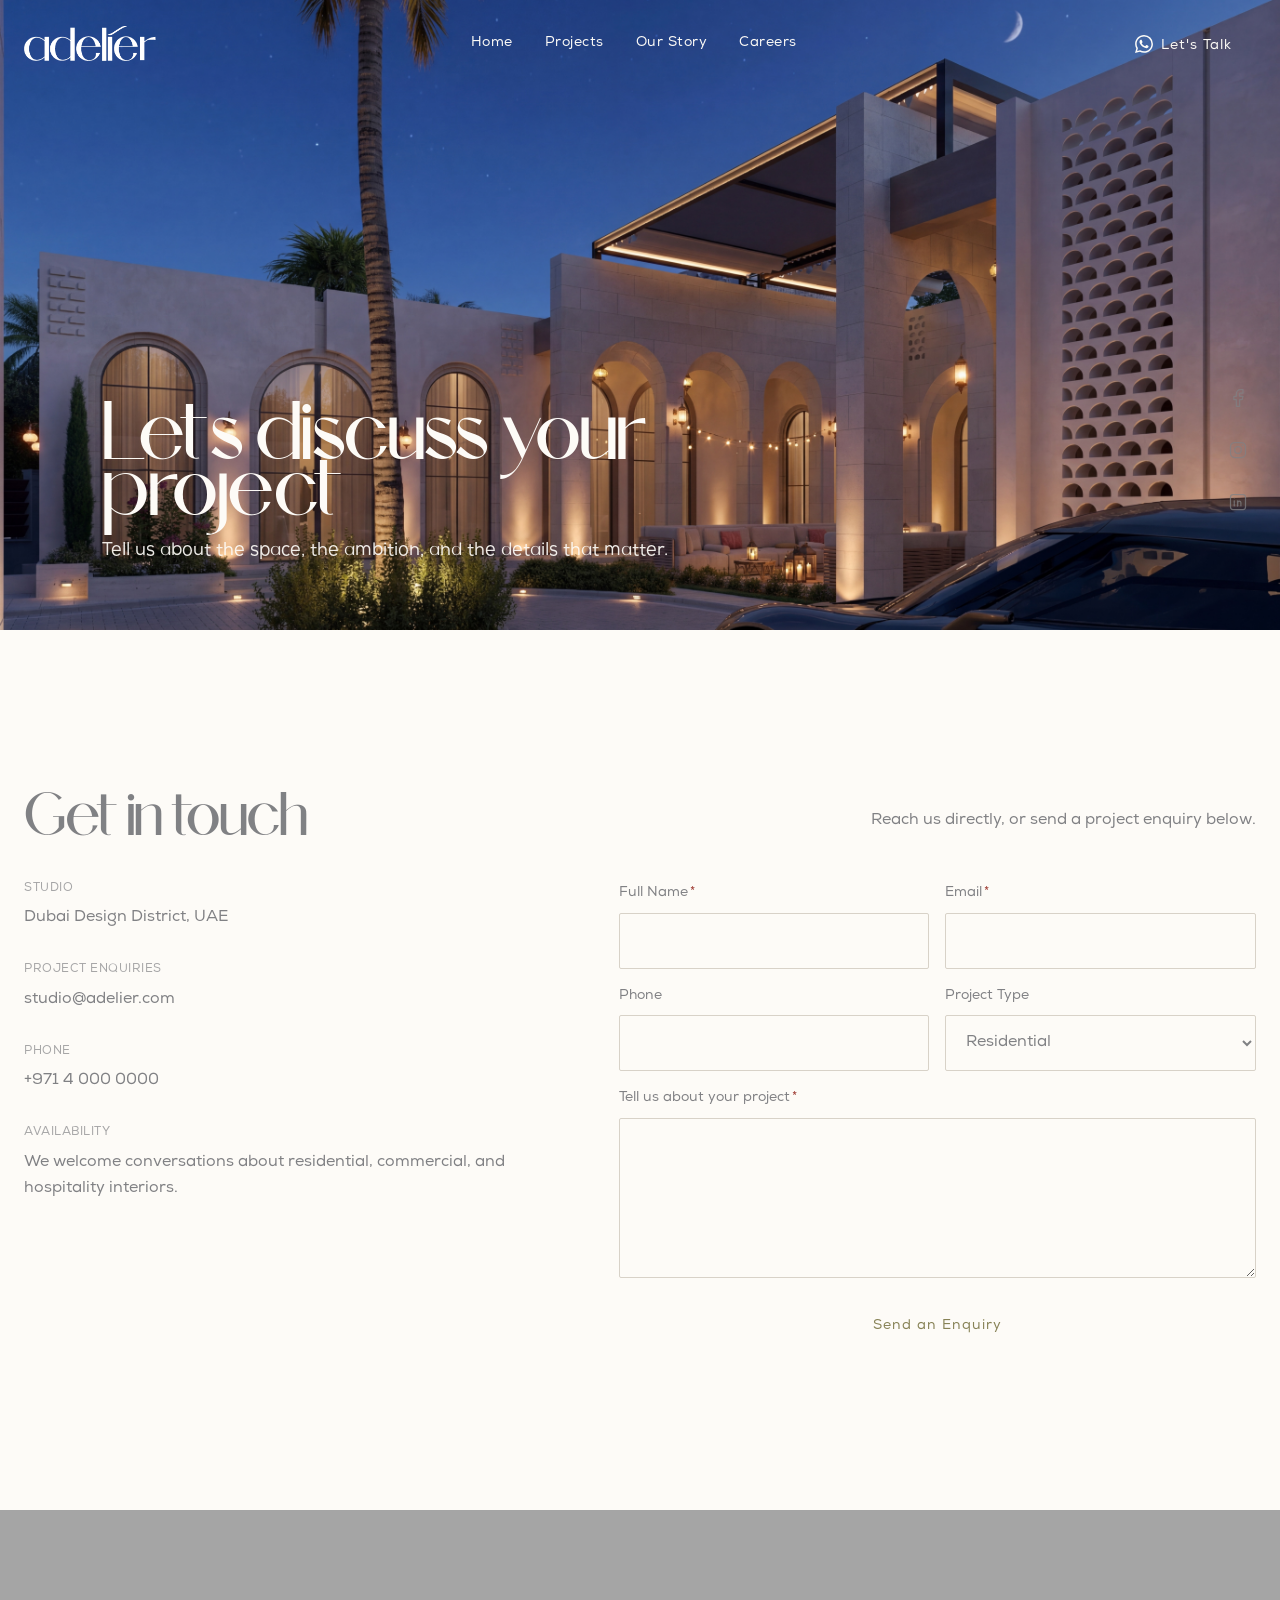
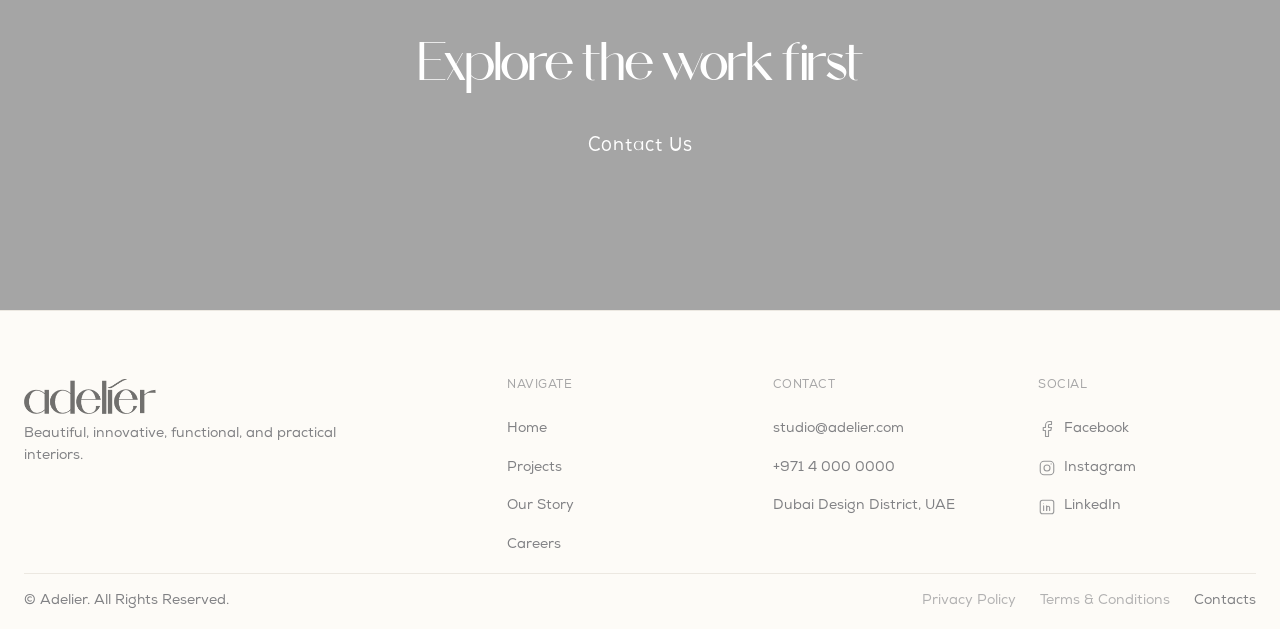
<file: pages/contact.html>
<!doctype html>
<html lang="en">
<head>
<meta charset="utf-8">
<meta name="viewport" content="width=device-width,initial-scale=1">
<title>Contact — Adelier</title>
<meta name="description" content="Tell us about the space, the ambition, and the details that matter.">
<link rel="stylesheet" href="../assets/css/tokens.css">
<link rel="stylesheet" href="../assets/css/base.css">
<link rel="stylesheet" href="../assets/css/layout.css">
<link rel="stylesheet" href="../assets/css/components.css">
<link rel="stylesheet" href="../assets/css/pages.css">
</head>
<body data-page="contact">
<a class="skip-link" href="#main-content">Skip to main content</a>

<header class="site-header" data-header>
  <div class="site-header__inner container">
    <a class="site-header__logo-link" href="../index.html" aria-label="Adelier — Home">
      <img class="logo-mark" src="../assets/logo/adelier-logo.png" alt="Adelier" width="251" height="67">
    </a>
    <nav class="site-header__nav" aria-label="Primary">
      <a class="site-header__nav-link" href="../index.html">Home</a>
      <a class="site-header__nav-link" href="projects.html">Projects</a>
      <a class="site-header__nav-link" href="our-story.html">Our Story</a>
      <a class="site-header__nav-link" href="careers.html">Careers</a>
    </nav>
    <div class="site-header__actions">
      <a class="button site-header__cta" href="https://wa.me/97140000000" target="_blank" rel="noopener" aria-label="Chat on WhatsApp">
        <svg class="btn-icon" viewBox="0 0 24 24" width="16" height="16" fill="currentColor" aria-hidden="true"><path d="M17.472 14.382c-.297-.149-1.758-.867-2.03-.967-.273-.099-.471-.148-.67.15-.197.297-.767.966-.94 1.164-.173.199-.347.223-.644.075-.297-.15-1.255-.463-2.39-1.475-.888-.788-1.487-1.761-1.66-2.059-.173-.297-.018-.458.13-.606.134-.133.298-.347.446-.52.149-.174.198-.298.298-.497.099-.198.05-.371-.025-.52-.075-.149-.669-1.612-.916-2.207-.242-.579-.487-.5-.669-.51a12.8 12.8 0 0 0-.57-.01c-.198 0-.52.074-.792.372-.272.297-1.04 1.016-1.04 2.479 0 1.462 1.065 2.875 1.213 3.074.149.198 2.096 3.2 5.077 4.487.709.306 1.262.489 1.694.625.712.227 1.36.195 1.871.118.571-.085 1.758-.719 2.006-1.413.248-.694.248-1.289.173-1.413-.074-.124-.272-.198-.57-.347m-5.421 7.403h-.004a9.87 9.87 0 0 1-5.031-1.378l-.361-.214-3.741.982.998-3.648-.235-.374a9.86 9.86 0 0 1-1.51-5.26c.001-5.45 4.436-9.884 9.888-9.884 2.64 0 5.122 1.03 6.988 2.898a9.825 9.825 0 0 1 2.893 6.994c-.003 5.45-4.437 9.884-9.885 9.884m8.413-18.297A11.815 11.815 0 0 0 12.05 0C5.495 0 .16 5.335.157 11.892c0 2.096.547 4.142 1.588 5.945L.057 24l6.305-1.654a11.882 11.882 0 0 0 5.683 1.448h.005c6.554 0 11.89-5.335 11.893-11.893a11.821 11.821 0 0 0-3.48-8.413Z"/></svg>
        <span>Let's Talk</span>
      </a>
      <button class="site-header__menu-trigger" type="button" data-menu-trigger aria-label="Open menu" aria-expanded="false" aria-controls="mobile-nav">
        <svg viewBox="0 0 24 24" fill="none" stroke="currentColor" stroke-width="1.5" stroke-linecap="round"><line x1="3" y1="7" x2="21" y2="7"/><line x1="3" y1="12" x2="21" y2="12"/><line x1="3" y1="17" x2="21" y2="17"/></svg>
      </button>
    </div>
  </div>
</header>

<div class="mobile-nav" id="mobile-nav" data-mobile-nav aria-hidden="true" inert>
  <div class="mobile-nav__top container">
    <img class="logo-mark logo-mark--sm" src="../assets/logo/adelier-logo.png" alt="Adelier" width="251" height="67">
    <button class="mobile-nav__close" type="button" data-menu-close aria-label="Close menu">
      <svg viewBox="0 0 24 24" fill="none" stroke="currentColor" stroke-width="1.5" stroke-linecap="round"><line x1="5" y1="5" x2="19" y2="19"/><line x1="19" y1="5" x2="5" y2="19"/></svg>
    </button>
  </div>
  <nav class="mobile-nav__list container" aria-label="Primary">
    <a class="mobile-nav__link" href="../index.html">Home</a>
    <a class="mobile-nav__link" href="projects.html">Projects</a>
    <a class="mobile-nav__link" href="our-story.html">Our Story</a>
    <a class="mobile-nav__link" href="careers.html">Careers</a>
    <a class="mobile-nav__link" href="https://wa.me/97140000000" target="_blank" rel="noopener">Contact Us</a>
  </nav>
  <div class="mobile-nav__footer container">
    <a class="button button--primary" href="https://wa.me/97140000000" target="_blank" rel="noopener">Let's Talk</a>
    <div class="mobile-nav__social">
      <a href="https://facebook.com" target="_blank" rel="noopener" aria-label="Facebook"><svg viewBox="0 0 24 24" fill="none" stroke="currentColor" stroke-width="1.5" stroke-linecap="round" stroke-linejoin="round"><path d="M18 2h-3a5 5 0 0 0-5 5v3H7v4h3v8h4v-8h3l1-4h-4V7a1 1 0 0 1 1-1h3z"/></svg></a>
      <a href="https://instagram.com" target="_blank" rel="noopener" aria-label="Instagram"><svg viewBox="0 0 24 24" fill="none" stroke="currentColor" stroke-width="1.5" stroke-linecap="round" stroke-linejoin="round"><rect x="3" y="3" width="18" height="18" rx="5"/><circle cx="12" cy="12" r="4"/><circle cx="17.5" cy="6.5" r="0.8" fill="currentColor" stroke="none"/></svg></a>
      <a href="https://linkedin.com" target="_blank" rel="noopener" aria-label="LinkedIn"><svg viewBox="0 0 24 24" fill="none" stroke="currentColor" stroke-width="1.5" stroke-linecap="round" stroke-linejoin="round"><rect x="3" y="3" width="18" height="18" rx="3"/><line x1="7.5" y1="10.5" x2="7.5" y2="16.5"/><circle cx="7.5" cy="7.2" r="0.6" fill="currentColor" stroke="none"/><path d="M11.5 16.5v-3.5a2 2 0 0 1 4 0v3.5"/><line x1="11.5" y1="10.5" x2="11.5" y2="16.5"/></svg></a>
    </div>
  </div>
</div>

<main id="main-content">

  <section class="hero" id="contact-introduction" aria-label="Introduction">
    <img class="hero__image" src="../assets/images/contact-hero.jpg" alt="Adelier studio interior" width="5500" height="3072">

    <div class="hero__content">
      <h1>Let's discuss your project</h1>
      <p class="hero__subtitle">Tell us about the space, the ambition, and the details that matter.</p>
    </div>
  </section>

  <section class="section" id="contact-information">
    <div class="section__heading">
      <h2>Get in touch</h2>
      <p>Reach us directly, or send a project enquiry below.</p>
    </div>
    <div class="contact-grid">
      <div class="contact-details">
        <div>
          <h3>Studio</h3>
          <p>Dubai Design District, UAE</p>
        </div>
        <div>
          <h3>Project enquiries</h3>
          <p><a href="mailto:studio@adelier.com">studio@adelier.com</a></p>
        </div>
        <div>
          <h3>Phone</h3>
          <p><a href="tel:+97140000000">+971 4 000 0000</a></p>
        </div>
        <div>
          <h3>Availability</h3>
          <p>We welcome conversations about residential, commercial, and hospitality interiors.</p>
        </div>
      </div>

      <form class="form" id="contact-form" data-static-form>
        <div class="form__grid">
          <div class="field"><label for="name">Full Name<span class="required">*</span></label><input id="name" name="name" type="text" autocomplete="name" required></div>
          <div class="field"><label for="email">Email<span class="required">*</span></label><input id="email" name="email" type="email" autocomplete="email" required></div>
          <div class="field"><label for="phone">Phone</label><input id="phone" name="phone" type="tel" autocomplete="tel"></div>
          <div class="field">
            <label for="type">Project Type</label>
            <select id="type" name="type">
              <option>Residential</option>
              <option>Commercial</option>
              <option>Hospitality</option>
            </select>
          </div>
          <div class="field field--full"><label for="message">Tell us about your project<span class="required">*</span></label><textarea id="message" name="message" required></textarea></div>
        </div>
        <button class="button button--primary" type="submit">Send an Enquiry</button>
        <p class="form__status visually-hidden" role="status" data-form-status></p>
      </form>
    </div>
  </section>

  <section class="section section--brand cta" id="contact-cta">
    <h2>Explore the work first</h2>
    <div class="cta__actions">
      <a class="button button--on-brand" href="https://wa.me/97140000000" target="_blank" rel="noopener">Contact Us</a>
    </div>
  </section>

</main>

<div class="social-rail" aria-label="Social links">
  <a href="https://facebook.com" target="_blank" rel="noopener" aria-label="Facebook"><svg viewBox="0 0 24 24" fill="none" stroke="currentColor" stroke-width="1.5" stroke-linecap="round" stroke-linejoin="round"><path d="M18 2h-3a5 5 0 0 0-5 5v3H7v4h3v8h4v-8h3l1-4h-4V7a1 1 0 0 1 1-1h3z"/></svg></a>
  <a href="https://instagram.com" target="_blank" rel="noopener" aria-label="Instagram"><svg viewBox="0 0 24 24" fill="none" stroke="currentColor" stroke-width="1.5" stroke-linecap="round" stroke-linejoin="round"><rect x="3" y="3" width="18" height="18" rx="5"/><circle cx="12" cy="12" r="4"/><circle cx="17.5" cy="6.5" r="0.8" fill="currentColor" stroke="none"/></svg></a>
  <a href="https://linkedin.com" target="_blank" rel="noopener" aria-label="LinkedIn"><svg viewBox="0 0 24 24" fill="none" stroke="currentColor" stroke-width="1.5" stroke-linecap="round" stroke-linejoin="round"><rect x="3" y="3" width="18" height="18" rx="3"/><line x1="7.5" y1="10.5" x2="7.5" y2="16.5"/><circle cx="7.5" cy="7.2" r="0.6" fill="currentColor" stroke="none"/><path d="M11.5 16.5v-3.5a2 2 0 0 1 4 0v3.5"/><line x1="11.5" y1="10.5" x2="11.5" y2="16.5"/></svg></a>
</div>

<nav class="section-nav" aria-label="On this page" data-section-nav>
  <ul>
    <li><a href="#contact-introduction" aria-current="location">Introduction</a></li>
    <li><a href="#contact-information">Information</a></li>
    <li><a href="#contact-cta">Explore</a></li>
  </ul>
</nav>

<button class="back-to-top" type="button" data-back-to-top aria-label="Back to top">
  <svg viewBox="0 0 24 24" fill="none" stroke="currentColor" stroke-width="1.5" stroke-linecap="round" stroke-linejoin="round"><line x1="12" y1="19" x2="12" y2="5"/><polyline points="6 11 12 5 18 11"/></svg>
</button>

<footer class="site-footer">
  <div class="container">
    <div class="site-footer__grid">
      <div>
        <img class="logo-mark" src="../assets/logo/adelier-logo.png" alt="Adelier" width="251" height="67">
        <p class="site-footer__statement">Beautiful, innovative, functional, and practical interiors.</p>
      </div>
      <nav aria-label="Footer">
        <h2>Navigate</h2>
        <ul>
          <li><a href="../index.html">Home</a></li>
          <li><a href="projects.html">Projects</a></li>
          <li><a href="our-story.html">Our Story</a></li>
          <li><a href="careers.html">Careers</a></li>
        </ul>
      </nav>
      <div>
        <h2>Contact</h2>
        <ul>
          <li><a href="mailto:studio@adelier.com">studio@adelier.com</a></li>
          <li><a href="tel:+97140000000">+971 4 000 0000</a></li>
          <li>Dubai Design District, UAE</li>
        </ul>
      </div>
      <div>
        <h2>Social</h2>
        <ul class="social-list">
          <li><a href="https://facebook.com" target="_blank" rel="noopener"><svg viewBox="0 0 24 24" fill="none" stroke="currentColor" stroke-width="1.5" stroke-linecap="round" stroke-linejoin="round" aria-hidden="true"><path d="M18 2h-3a5 5 0 0 0-5 5v3H7v4h3v8h4v-8h3l1-4h-4V7a1 1 0 0 1 1-1h3z"/></svg> Facebook</a></li>
          <li><a href="https://instagram.com" target="_blank" rel="noopener"><svg viewBox="0 0 24 24" fill="none" stroke="currentColor" stroke-width="1.5" stroke-linecap="round" stroke-linejoin="round" aria-hidden="true"><rect x="3" y="3" width="18" height="18" rx="5"/><circle cx="12" cy="12" r="4"/><circle cx="17.5" cy="6.5" r="0.8" fill="currentColor" stroke="none"/></svg> Instagram</a></li>
          <li><a href="https://linkedin.com" target="_blank" rel="noopener"><svg viewBox="0 0 24 24" fill="none" stroke="currentColor" stroke-width="1.5" stroke-linecap="round" stroke-linejoin="round" aria-hidden="true"><rect x="3" y="3" width="18" height="18" rx="3"/><line x1="7.5" y1="10.5" x2="7.5" y2="16.5"/><circle cx="7.5" cy="7.2" r="0.6" fill="currentColor" stroke="none"/><path d="M11.5 16.5v-3.5a2 2 0 0 1 4 0v3.5"/><line x1="11.5" y1="10.5" x2="11.5" y2="16.5"/></svg> LinkedIn</a></li>
        </ul>
      </div>
    </div>
    <div class="site-footer__legal">
      <span>© Adelier. All Rights Reserved.</span>
      <nav aria-label="Legal">
        <a href="#" aria-disabled="true">Privacy Policy</a>
        <a href="#" aria-disabled="true">Terms &amp; Conditions</a>
        <a href="contact.html">Contacts</a>
      </nav>
    </div>
  </div>
</footer>

<script src="../assets/js/site.js" defer></script>
</body>
</html>
</file>
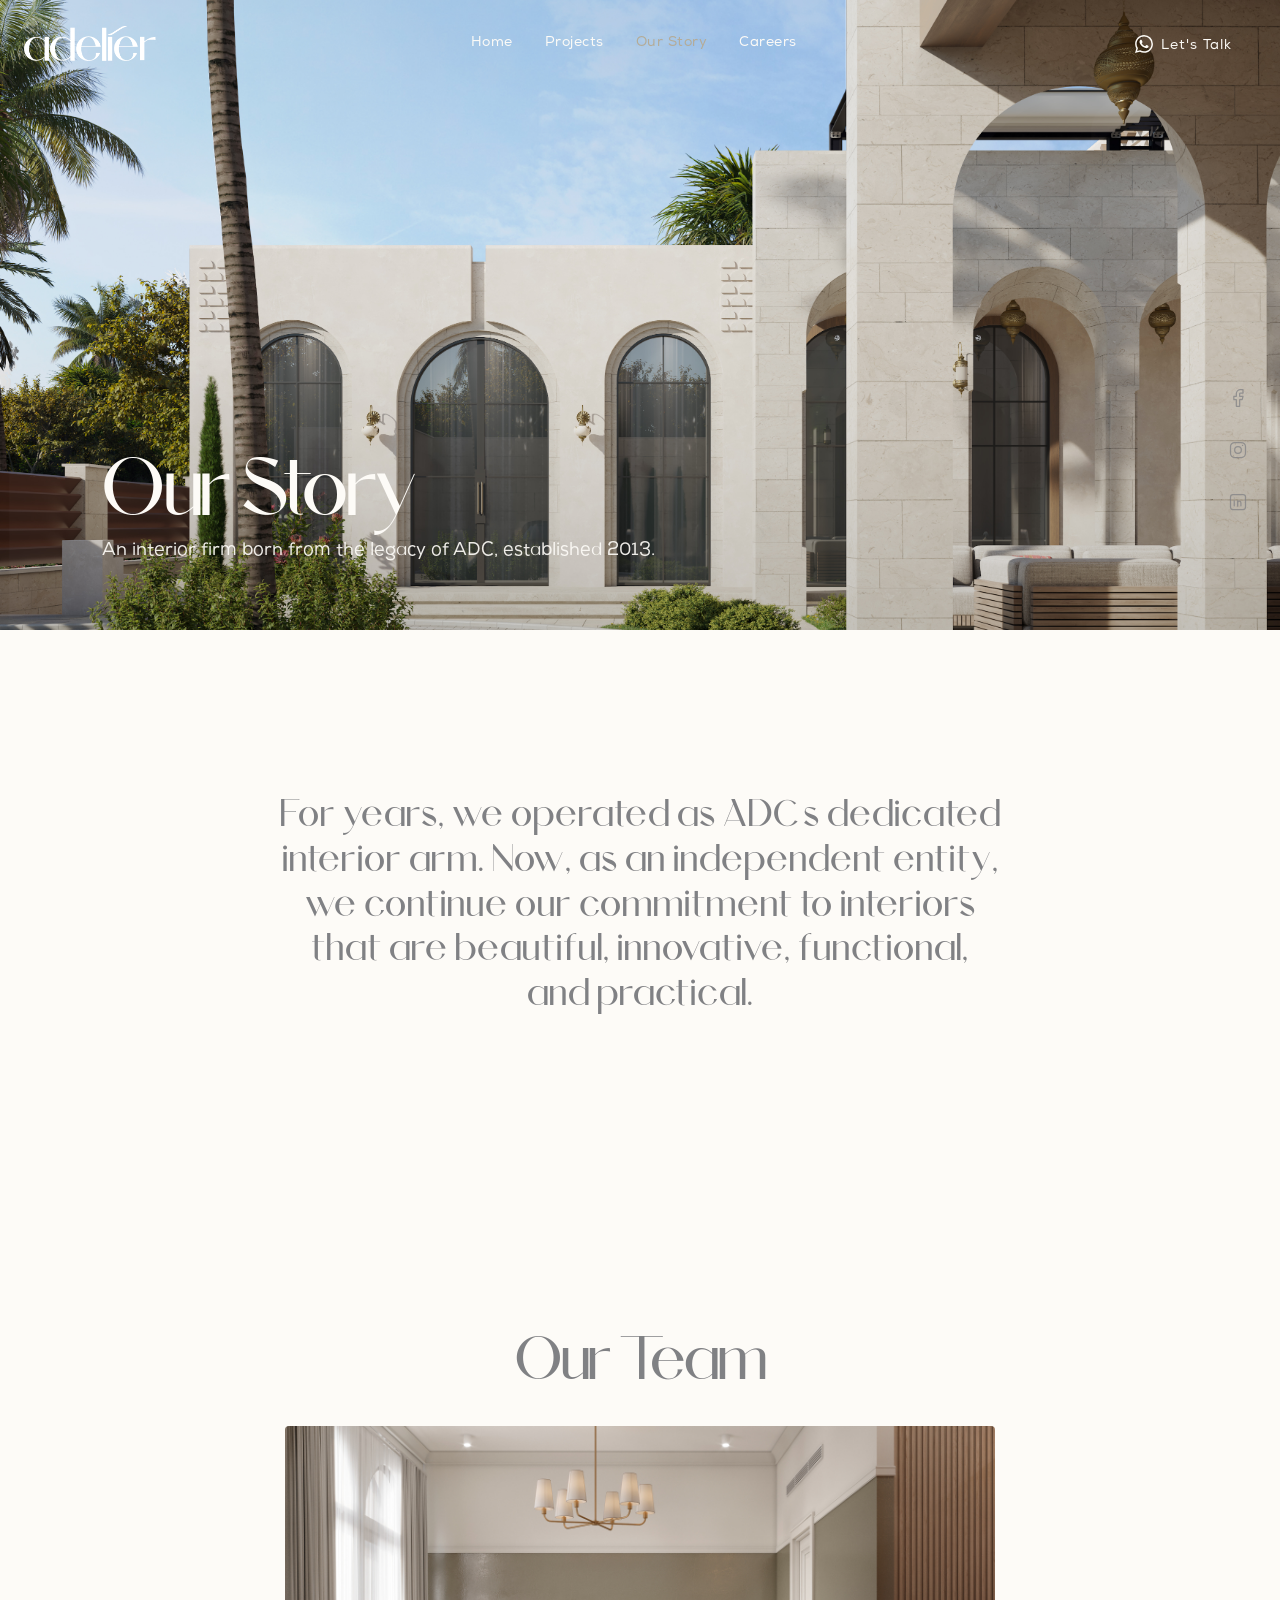
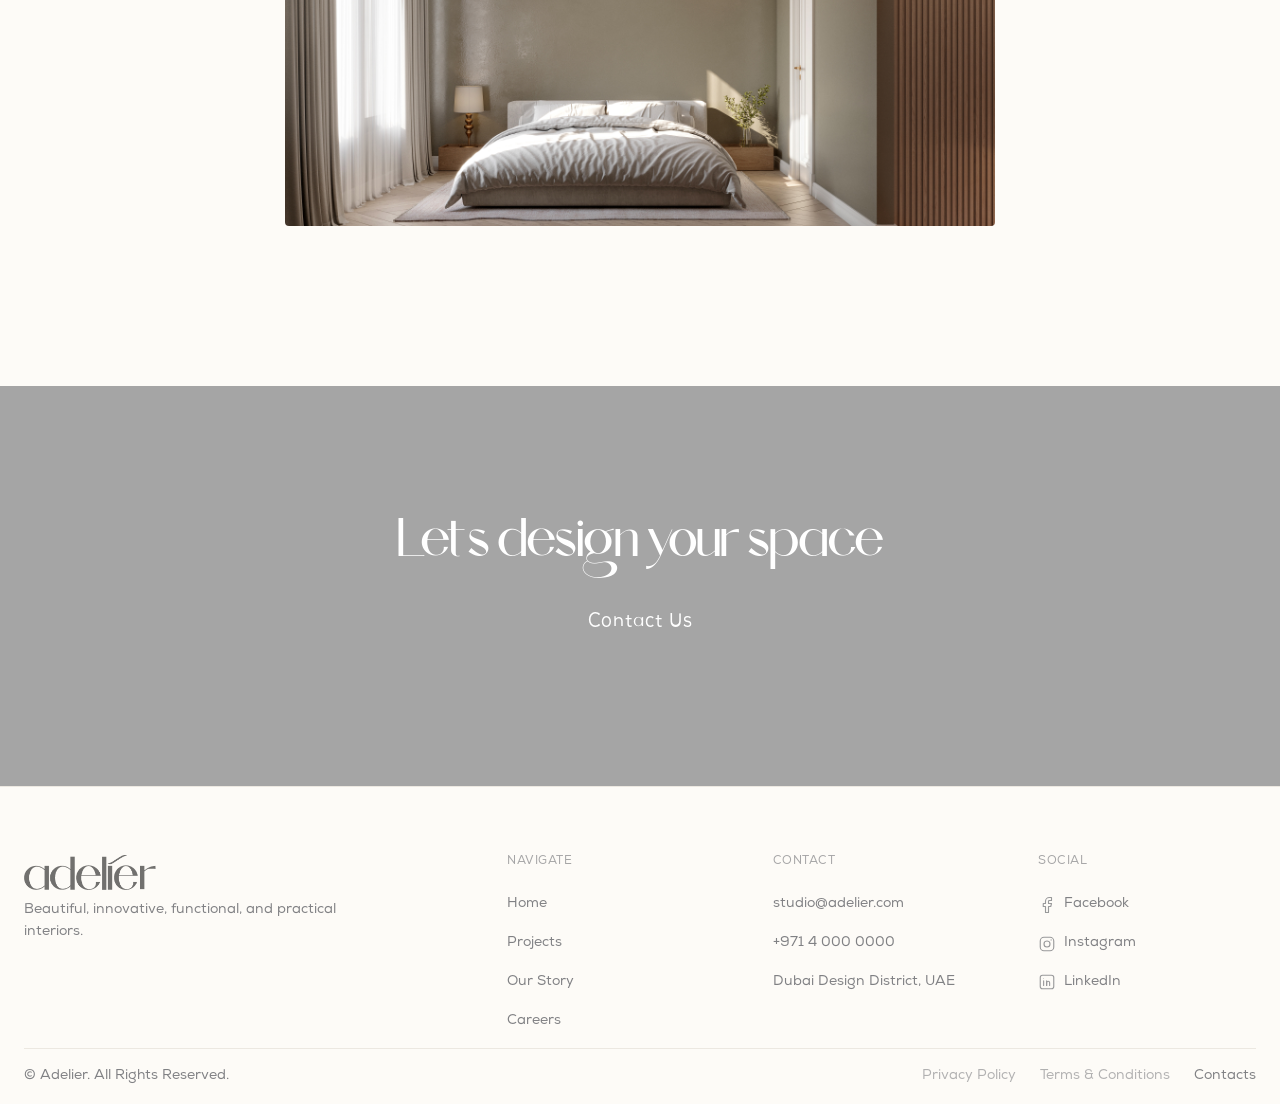
<file: pages/our-story.html>
<!doctype html>
<html lang="en">
<head>
<meta charset="utf-8">
<meta name="viewport" content="width=device-width,initial-scale=1">
<title>Our Story — Adelier</title>
<meta name="description" content="An interior firm born from the legacy of ADC, established 2013.">
<link rel="stylesheet" href="../assets/css/tokens.css">
<link rel="stylesheet" href="../assets/css/base.css">
<link rel="stylesheet" href="../assets/css/layout.css">
<link rel="stylesheet" href="../assets/css/components.css">
<link rel="stylesheet" href="../assets/css/pages.css">
</head>
<body data-page="our-story">
<a class="skip-link" href="#main-content">Skip to main content</a>

<header class="site-header" data-header>
  <div class="site-header__inner container">
    <a class="site-header__logo-link" href="../index.html" aria-label="Adelier — Home">
      <img class="logo-mark" src="../assets/logo/adelier-logo.png" alt="Adelier" width="251" height="67">
    </a>
    <nav class="site-header__nav" aria-label="Primary">
      <a class="site-header__nav-link" href="../index.html">Home</a>
      <a class="site-header__nav-link" href="projects.html">Projects</a>
      <a class="site-header__nav-link" href="our-story.html" aria-current="page">Our Story</a>
      <a class="site-header__nav-link" href="careers.html">Careers</a>
    </nav>
    <div class="site-header__actions">
      <a class="button site-header__cta" href="https://wa.me/97140000000" target="_blank" rel="noopener" aria-label="Chat on WhatsApp">
        <svg class="btn-icon" viewBox="0 0 24 24" width="16" height="16" fill="currentColor" aria-hidden="true"><path d="M17.472 14.382c-.297-.149-1.758-.867-2.03-.967-.273-.099-.471-.148-.67.15-.197.297-.767.966-.94 1.164-.173.199-.347.223-.644.075-.297-.15-1.255-.463-2.39-1.475-.888-.788-1.487-1.761-1.66-2.059-.173-.297-.018-.458.13-.606.134-.133.298-.347.446-.52.149-.174.198-.298.298-.497.099-.198.05-.371-.025-.52-.075-.149-.669-1.612-.916-2.207-.242-.579-.487-.5-.669-.51a12.8 12.8 0 0 0-.57-.01c-.198 0-.52.074-.792.372-.272.297-1.04 1.016-1.04 2.479 0 1.462 1.065 2.875 1.213 3.074.149.198 2.096 3.2 5.077 4.487.709.306 1.262.489 1.694.625.712.227 1.36.195 1.871.118.571-.085 1.758-.719 2.006-1.413.248-.694.248-1.289.173-1.413-.074-.124-.272-.198-.57-.347m-5.421 7.403h-.004a9.87 9.87 0 0 1-5.031-1.378l-.361-.214-3.741.982.998-3.648-.235-.374a9.86 9.86 0 0 1-1.51-5.26c.001-5.45 4.436-9.884 9.888-9.884 2.64 0 5.122 1.03 6.988 2.898a9.825 9.825 0 0 1 2.893 6.994c-.003 5.45-4.437 9.884-9.885 9.884m8.413-18.297A11.815 11.815 0 0 0 12.05 0C5.495 0 .16 5.335.157 11.892c0 2.096.547 4.142 1.588 5.945L.057 24l6.305-1.654a11.882 11.882 0 0 0 5.683 1.448h.005c6.554 0 11.89-5.335 11.893-11.893a11.821 11.821 0 0 0-3.48-8.413Z"/></svg>
        <span>Let's Talk</span>
      </a>
      <button class="site-header__menu-trigger" type="button" data-menu-trigger aria-label="Open menu" aria-expanded="false" aria-controls="mobile-nav">
        <svg viewBox="0 0 24 24" fill="none" stroke="currentColor" stroke-width="1.5" stroke-linecap="round"><line x1="3" y1="7" x2="21" y2="7"/><line x1="3" y1="12" x2="21" y2="12"/><line x1="3" y1="17" x2="21" y2="17"/></svg>
      </button>
    </div>
  </div>
</header>

<div class="mobile-nav" id="mobile-nav" data-mobile-nav aria-hidden="true" inert>
  <div class="mobile-nav__top container">
    <img class="logo-mark logo-mark--sm" src="../assets/logo/adelier-logo.png" alt="Adelier" width="251" height="67">
    <button class="mobile-nav__close" type="button" data-menu-close aria-label="Close menu">
      <svg viewBox="0 0 24 24" fill="none" stroke="currentColor" stroke-width="1.5" stroke-linecap="round"><line x1="5" y1="5" x2="19" y2="19"/><line x1="19" y1="5" x2="5" y2="19"/></svg>
    </button>
  </div>
  <nav class="mobile-nav__list container" aria-label="Primary">
    <a class="mobile-nav__link" href="../index.html">Home</a>
    <a class="mobile-nav__link" href="projects.html">Projects</a>
    <a class="mobile-nav__link" href="our-story.html" aria-current="page">Our Story</a>
    <a class="mobile-nav__link" href="careers.html">Careers</a>
    <a class="mobile-nav__link" href="contact.html">Contact Us</a>
  </nav>
  <div class="mobile-nav__footer container">
    <a class="button button--primary" href="contact.html">Let's Talk</a>
    <div class="mobile-nav__social">
      <a href="https://facebook.com" target="_blank" rel="noopener" aria-label="Facebook"><svg viewBox="0 0 24 24" fill="none" stroke="currentColor" stroke-width="1.5" stroke-linecap="round" stroke-linejoin="round"><path d="M18 2h-3a5 5 0 0 0-5 5v3H7v4h3v8h4v-8h3l1-4h-4V7a1 1 0 0 1 1-1h3z"/></svg></a>
      <a href="https://instagram.com" target="_blank" rel="noopener" aria-label="Instagram"><svg viewBox="0 0 24 24" fill="none" stroke="currentColor" stroke-width="1.5" stroke-linecap="round" stroke-linejoin="round"><rect x="3" y="3" width="18" height="18" rx="5"/><circle cx="12" cy="12" r="4"/><circle cx="17.5" cy="6.5" r="0.8" fill="currentColor" stroke="none"/></svg></a>
      <a href="https://linkedin.com" target="_blank" rel="noopener" aria-label="LinkedIn"><svg viewBox="0 0 24 24" fill="none" stroke="currentColor" stroke-width="1.5" stroke-linecap="round" stroke-linejoin="round"><rect x="3" y="3" width="18" height="18" rx="3"/><line x1="7.5" y1="10.5" x2="7.5" y2="16.5"/><circle cx="7.5" cy="7.2" r="0.6" fill="currentColor" stroke="none"/><path d="M11.5 16.5v-3.5a2 2 0 0 1 4 0v3.5"/><line x1="11.5" y1="10.5" x2="11.5" y2="16.5"/></svg></a>
    </div>
  </div>
</div>

<main id="main-content">

  <section class="hero" id="story-introduction" aria-label="Introduction">
    <img class="hero__image" src="../assets/images/story-hero.jpg" alt="Adelier studio interior" width="3500" height="1969">

    <div class="hero__content">
      <h1>Our Story</h1>
      <p class="hero__subtitle">An interior firm born from the legacy of ADC, established 2013.</p>
    </div>
  </section>

  <section class="section reading-width" id="timeline" style="margin-inline: auto; text-align: center;">
    <p class="intro-statement">For years, we operated as ADC's dedicated interior arm. Now, as an independent entity, we continue our commitment to interiors that are beautiful, innovative, functional, and practical.</p>
  </section>

  <section class="section" id="team">
    <div class="section__heading" style="justify-content: center; text-align: center;"><h2>Our Team</h2></div>
    <div class="container">
      <img src="../assets/images/studio-gallery-1.jpg" alt="Our Entire Team" style="width: 60%; height: auto; display: block; margin: 0 auto; border-radius: var(--radius-md);" loading="lazy">
    </div>
  </section>



  <section class="section section--brand cta" id="story-contact">
    <h2>Let's design your space</h2>
    <div class="cta__actions">
      <a class="button button--on-brand" href="contact.html">Contact Us</a>
    </div>
  </section>

</main>

<div class="social-rail" aria-label="Social links">
  <a href="https://facebook.com" target="_blank" rel="noopener" aria-label="Facebook"><svg viewBox="0 0 24 24" fill="none" stroke="currentColor" stroke-width="1.5" stroke-linecap="round" stroke-linejoin="round"><path d="M18 2h-3a5 5 0 0 0-5 5v3H7v4h3v8h4v-8h3l1-4h-4V7a1 1 0 0 1 1-1h3z"/></svg></a>
  <a href="https://instagram.com" target="_blank" rel="noopener" aria-label="Instagram"><svg viewBox="0 0 24 24" fill="none" stroke="currentColor" stroke-width="1.5" stroke-linecap="round" stroke-linejoin="round"><rect x="3" y="3" width="18" height="18" rx="5"/><circle cx="12" cy="12" r="4"/><circle cx="17.5" cy="6.5" r="0.8" fill="currentColor" stroke="none"/></svg></a>
  <a href="https://linkedin.com" target="_blank" rel="noopener" aria-label="LinkedIn"><svg viewBox="0 0 24 24" fill="none" stroke="currentColor" stroke-width="1.5" stroke-linecap="round" stroke-linejoin="round"><rect x="3" y="3" width="18" height="18" rx="3"/><line x1="7.5" y1="10.5" x2="7.5" y2="16.5"/><circle cx="7.5" cy="7.2" r="0.6" fill="currentColor" stroke="none"/><path d="M11.5 16.5v-3.5a2 2 0 0 1 4 0v3.5"/><line x1="11.5" y1="10.5" x2="11.5" y2="16.5"/></svg></a>
</div>

<nav class="section-nav" aria-label="On this page" data-section-nav>
  <ul>
    <li><a href="#story-introduction" aria-current="location">Story</a></li>
    <li><a href="#timeline">Journey</a></li>
    <li><a href="#team">Team</a></li>
    <li><a href="#story-contact">Contact</a></li>
  </ul>
</nav>

<button class="back-to-top" type="button" data-back-to-top aria-label="Back to top">
  <svg viewBox="0 0 24 24" fill="none" stroke="currentColor" stroke-width="1.5" stroke-linecap="round" stroke-linejoin="round"><line x1="12" y1="19" x2="12" y2="5"/><polyline points="6 11 12 5 18 11"/></svg>
</button>

<footer class="site-footer">
  <div class="container">
    <div class="site-footer__grid">
      <div>
        <img class="logo-mark" src="../assets/logo/adelier-logo.png" alt="Adelier" width="251" height="67">
        <p class="site-footer__statement">Beautiful, innovative, functional, and practical interiors.</p>
      </div>
      <nav aria-label="Footer">
        <h2>Navigate</h2>
        <ul>
          <li><a href="../index.html">Home</a></li>
          <li><a href="projects.html">Projects</a></li>
          <li><a href="our-story.html">Our Story</a></li>
          <li><a href="careers.html">Careers</a></li>
        </ul>
      </nav>
      <div>
        <h2>Contact</h2>
        <ul>
          <li><a href="mailto:studio@adelier.com">studio@adelier.com</a></li>
          <li><a href="tel:+97140000000">+971 4 000 0000</a></li>
          <li>Dubai Design District, UAE</li>
        </ul>
      </div>
      <div>
        <h2>Social</h2>
        <ul class="social-list">
          <li><a href="https://facebook.com" target="_blank" rel="noopener"><svg viewBox="0 0 24 24" fill="none" stroke="currentColor" stroke-width="1.5" stroke-linecap="round" stroke-linejoin="round" aria-hidden="true"><path d="M18 2h-3a5 5 0 0 0-5 5v3H7v4h3v8h4v-8h3l1-4h-4V7a1 1 0 0 1 1-1h3z"/></svg> Facebook</a></li>
          <li><a href="https://instagram.com" target="_blank" rel="noopener"><svg viewBox="0 0 24 24" fill="none" stroke="currentColor" stroke-width="1.5" stroke-linecap="round" stroke-linejoin="round" aria-hidden="true"><rect x="3" y="3" width="18" height="18" rx="5"/><circle cx="12" cy="12" r="4"/><circle cx="17.5" cy="6.5" r="0.8" fill="currentColor" stroke="none"/></svg> Instagram</a></li>
          <li><a href="https://linkedin.com" target="_blank" rel="noopener"><svg viewBox="0 0 24 24" fill="none" stroke="currentColor" stroke-width="1.5" stroke-linecap="round" stroke-linejoin="round" aria-hidden="true"><rect x="3" y="3" width="18" height="18" rx="3"/><line x1="7.5" y1="10.5" x2="7.5" y2="16.5"/><circle cx="7.5" cy="7.2" r="0.6" fill="currentColor" stroke="none"/><path d="M11.5 16.5v-3.5a2 2 0 0 1 4 0v3.5"/><line x1="11.5" y1="10.5" x2="11.5" y2="16.5"/></svg> LinkedIn</a></li>
        </ul>
      </div>
    </div>
    <div class="site-footer__legal">
      <span>© Adelier. All Rights Reserved.</span>
      <nav aria-label="Legal">
        <a href="#" aria-disabled="true">Privacy Policy</a>
        <a href="#" aria-disabled="true">Terms &amp; Conditions</a>
        <a href="contact.html">Contacts</a>
      </nav>
    </div>
  </div>
</footer>

<script src="../assets/js/site.js" defer></script>
</body>
</html>
</file>
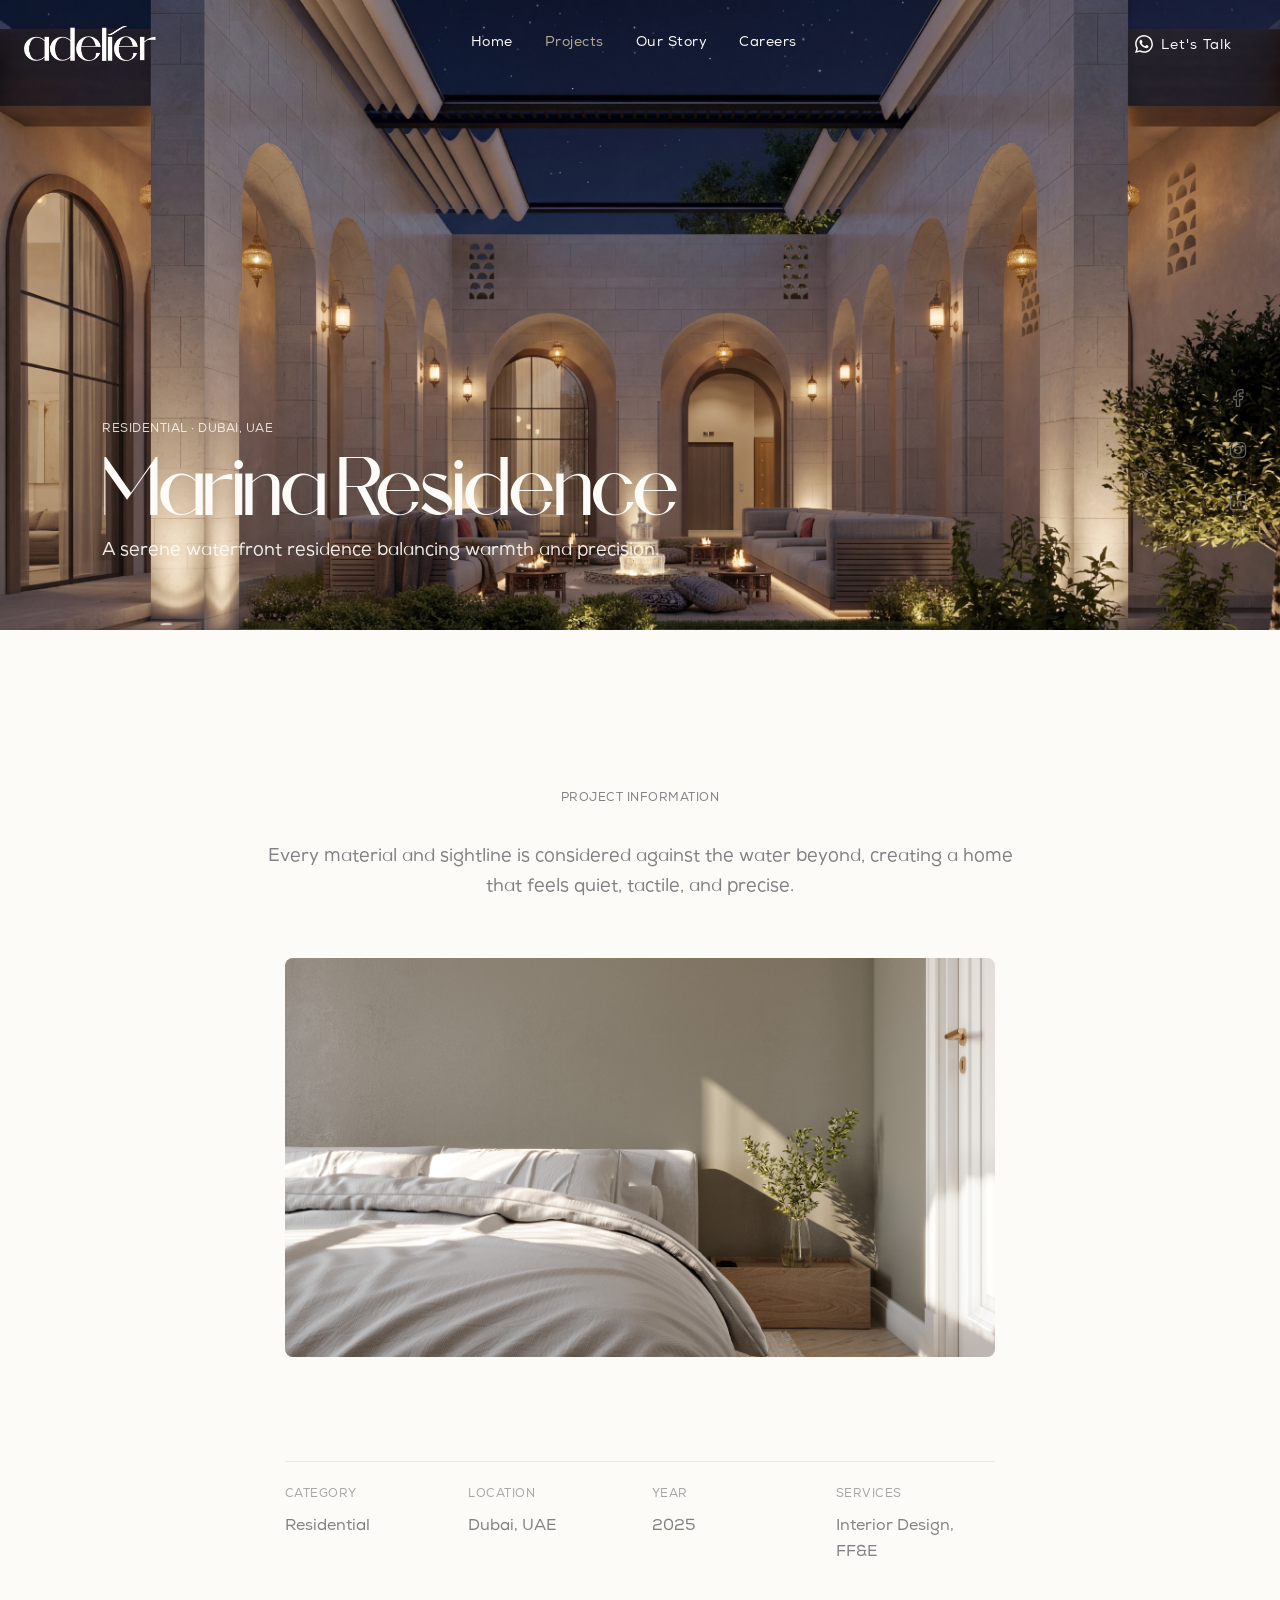
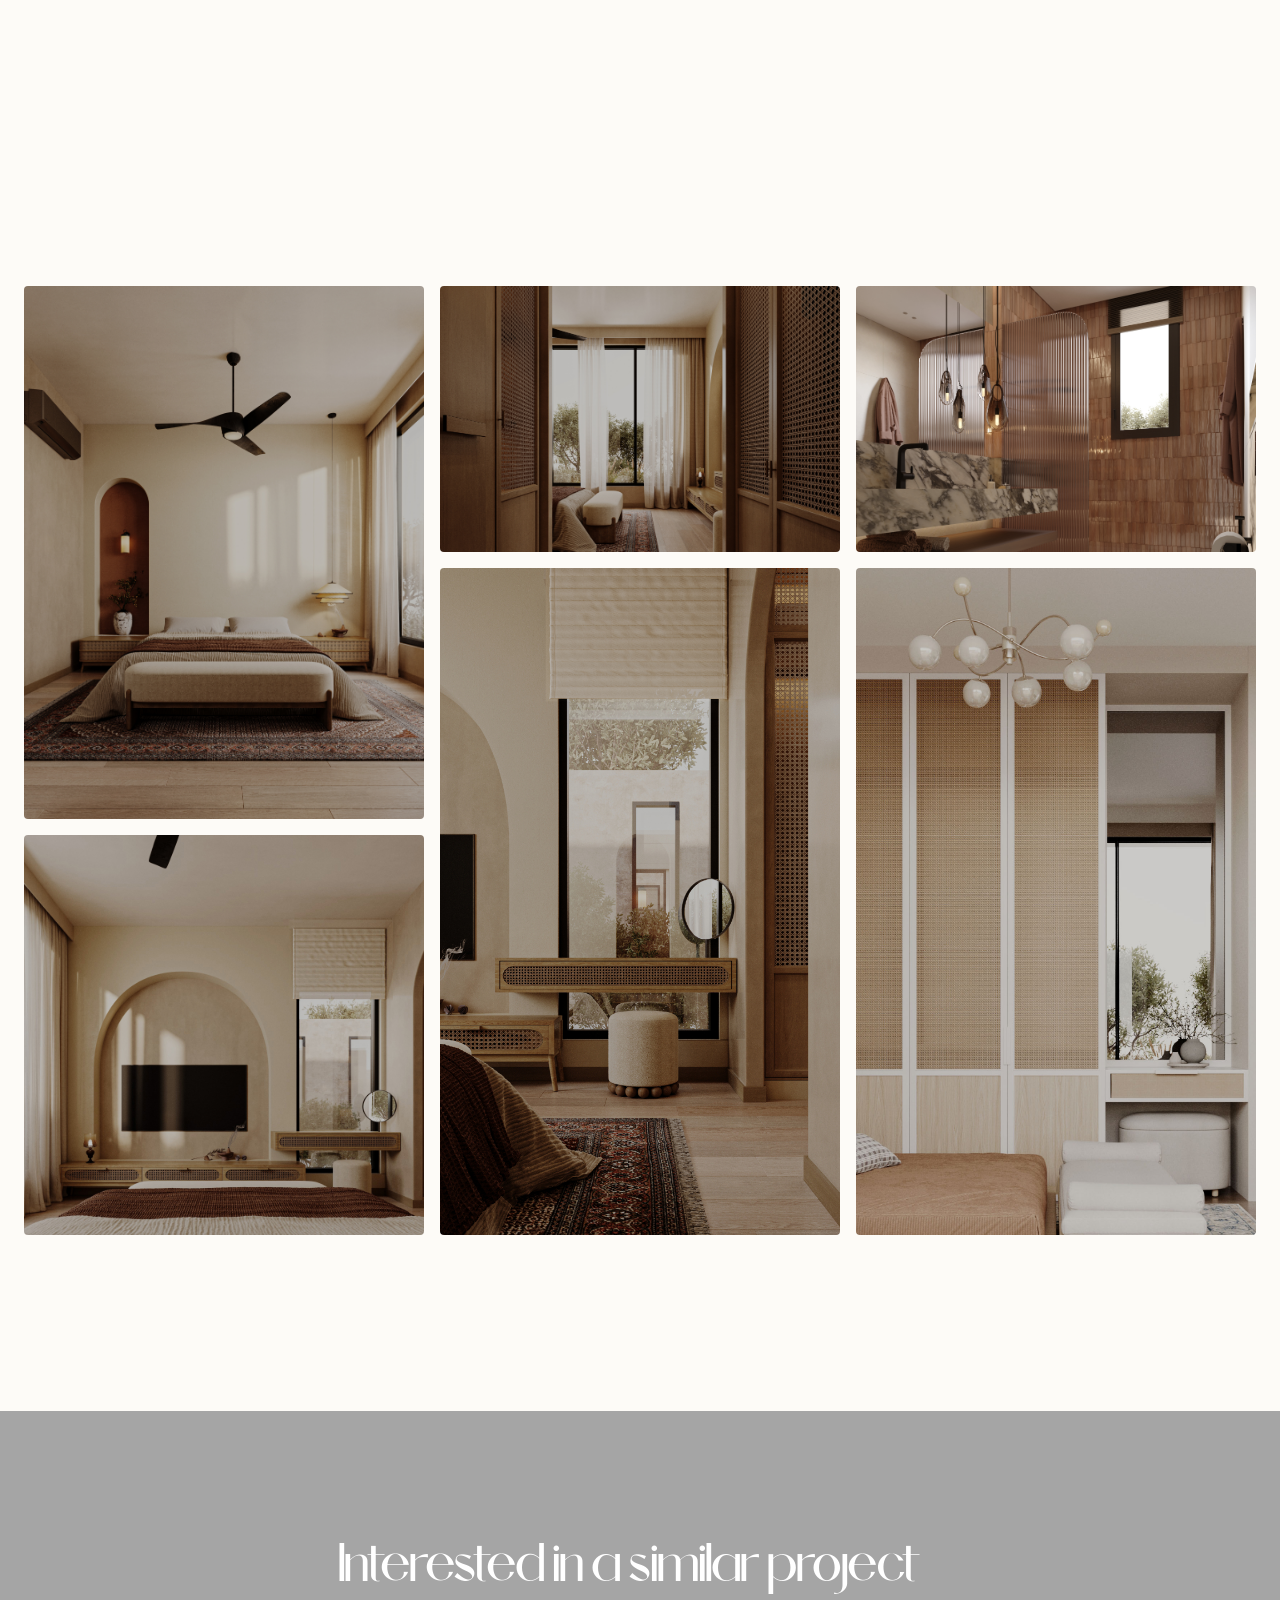
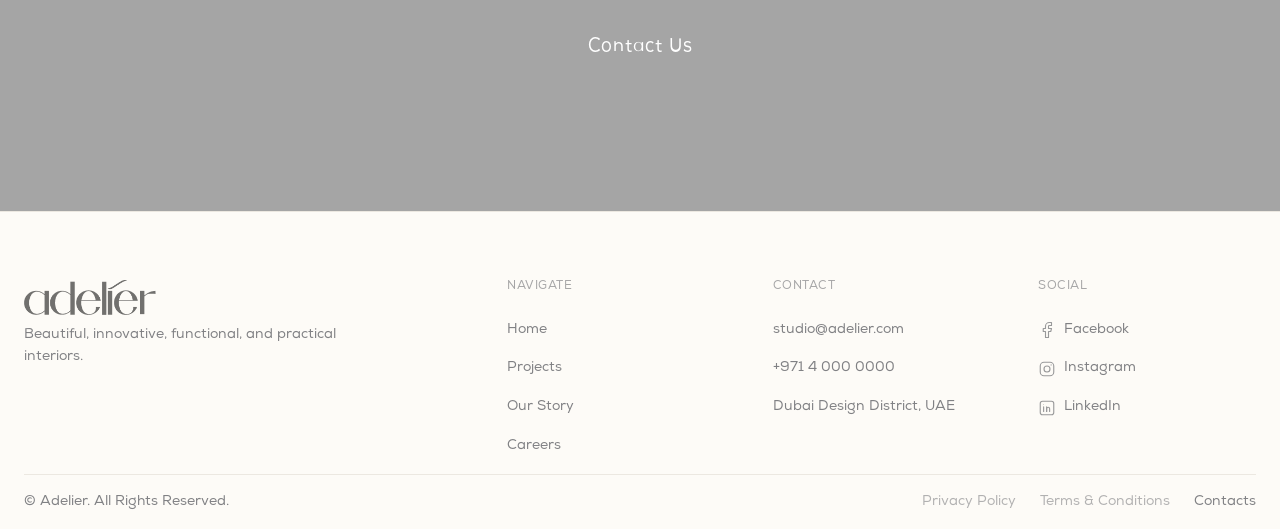
<file: pages/project-detail.html>
<!doctype html>
<html lang="en">
<head>
<meta charset="utf-8">
<meta name="viewport" content="width=device-width,initial-scale=1">
<title>Marina Residence — Adelier</title>
<meta name="description" content="A serene waterfront residence balancing warmth and precision.">
<link rel="stylesheet" href="../assets/css/tokens.css">
<link rel="stylesheet" href="../assets/css/base.css">
<link rel="stylesheet" href="../assets/css/layout.css">
<link rel="stylesheet" href="../assets/css/components.css">
<link rel="stylesheet" href="../assets/css/pages.css">
</head>
<body data-page="project-detail">
<a class="skip-link" href="#main-content">Skip to main content</a>

<header class="site-header" data-header>
  <div class="site-header__inner container">
    <a class="site-header__logo-link" href="../index.html" aria-label="Adelier — Home">
      <img class="logo-mark" src="../assets/logo/adelier-logo.png" alt="Adelier" width="251" height="67">
    </a>
    <nav class="site-header__nav" aria-label="Primary">
      <a class="site-header__nav-link" href="../index.html">Home</a>
      <a class="site-header__nav-link" href="projects.html" aria-current="page">Projects</a>
      <a class="site-header__nav-link" href="our-story.html">Our Story</a>
      <a class="site-header__nav-link" href="careers.html">Careers</a>
    </nav>
    <div class="site-header__actions">
      <a class="button site-header__cta" href="https://wa.me/97140000000" target="_blank" rel="noopener" aria-label="Chat on WhatsApp">
        <svg class="btn-icon" viewBox="0 0 24 24" width="16" height="16" fill="currentColor" aria-hidden="true"><path d="M17.472 14.382c-.297-.149-1.758-.867-2.03-.967-.273-.099-.471-.148-.67.15-.197.297-.767.966-.94 1.164-.173.199-.347.223-.644.075-.297-.15-1.255-.463-2.39-1.475-.888-.788-1.487-1.761-1.66-2.059-.173-.297-.018-.458.13-.606.134-.133.298-.347.446-.52.149-.174.198-.298.298-.497.099-.198.05-.371-.025-.52-.075-.149-.669-1.612-.916-2.207-.242-.579-.487-.5-.669-.51a12.8 12.8 0 0 0-.57-.01c-.198 0-.52.074-.792.372-.272.297-1.04 1.016-1.04 2.479 0 1.462 1.065 2.875 1.213 3.074.149.198 2.096 3.2 5.077 4.487.709.306 1.262.489 1.694.625.712.227 1.36.195 1.871.118.571-.085 1.758-.719 2.006-1.413.248-.694.248-1.289.173-1.413-.074-.124-.272-.198-.57-.347m-5.421 7.403h-.004a9.87 9.87 0 0 1-5.031-1.378l-.361-.214-3.741.982.998-3.648-.235-.374a9.86 9.86 0 0 1-1.51-5.26c.001-5.45 4.436-9.884 9.888-9.884 2.64 0 5.122 1.03 6.988 2.898a9.825 9.825 0 0 1 2.893 6.994c-.003 5.45-4.437 9.884-9.885 9.884m8.413-18.297A11.815 11.815 0 0 0 12.05 0C5.495 0 .16 5.335.157 11.892c0 2.096.547 4.142 1.588 5.945L.057 24l6.305-1.654a11.882 11.882 0 0 0 5.683 1.448h.005c6.554 0 11.89-5.335 11.893-11.893a11.821 11.821 0 0 0-3.48-8.413Z"/></svg>
        <span>Let's Talk</span>
      </a>
      <button class="site-header__menu-trigger" type="button" data-menu-trigger aria-label="Open menu" aria-expanded="false" aria-controls="mobile-nav">
        <svg viewBox="0 0 24 24" fill="none" stroke="currentColor" stroke-width="1.5" stroke-linecap="round"><line x1="3" y1="7" x2="21" y2="7"/><line x1="3" y1="12" x2="21" y2="12"/><line x1="3" y1="17" x2="21" y2="17"/></svg>
      </button>
    </div>
  </div>
</header>

<div class="mobile-nav" id="mobile-nav" data-mobile-nav aria-hidden="true" inert>
  <div class="mobile-nav__top container">
    <img class="logo-mark logo-mark--sm" src="../assets/logo/adelier-logo.png" alt="Adelier" width="251" height="67">
    <button class="mobile-nav__close" type="button" data-menu-close aria-label="Close menu">
      <svg viewBox="0 0 24 24" fill="none" stroke="currentColor" stroke-width="1.5" stroke-linecap="round"><line x1="5" y1="5" x2="19" y2="19"/><line x1="19" y1="5" x2="5" y2="19"/></svg>
    </button>
  </div>
  <nav class="mobile-nav__list container" aria-label="Primary">
    <a class="mobile-nav__link" href="../index.html">Home</a>
    <a class="mobile-nav__link" href="projects.html" aria-current="page">Projects</a>
    <a class="mobile-nav__link" href="our-story.html">Our Story</a>
    <a class="mobile-nav__link" href="careers.html">Careers</a>
    <a class="mobile-nav__link" href="contact.html">Contact Us</a>
  </nav>
  <div class="mobile-nav__footer container">
    <a class="button button--primary" href="contact.html">Let's Talk</a>
    <div class="mobile-nav__social">
      <a href="https://facebook.com" target="_blank" rel="noopener" aria-label="Facebook"><svg viewBox="0 0 24 24" fill="none" stroke="currentColor" stroke-width="1.5" stroke-linecap="round" stroke-linejoin="round"><path d="M18 2h-3a5 5 0 0 0-5 5v3H7v4h3v8h4v-8h3l1-4h-4V7a1 1 0 0 1 1-1h3z"/></svg></a>
      <a href="https://instagram.com" target="_blank" rel="noopener" aria-label="Instagram"><svg viewBox="0 0 24 24" fill="none" stroke="currentColor" stroke-width="1.5" stroke-linecap="round" stroke-linejoin="round"><rect x="3" y="3" width="18" height="18" rx="5"/><circle cx="12" cy="12" r="4"/><circle cx="17.5" cy="6.5" r="0.8" fill="currentColor" stroke="none"/></svg></a>
      <a href="https://linkedin.com" target="_blank" rel="noopener" aria-label="LinkedIn"><svg viewBox="0 0 24 24" fill="none" stroke="currentColor" stroke-width="1.5" stroke-linecap="round" stroke-linejoin="round"><rect x="3" y="3" width="18" height="18" rx="3"/><line x1="7.5" y1="10.5" x2="7.5" y2="16.5"/><circle cx="7.5" cy="7.2" r="0.6" fill="currentColor" stroke="none"/><path d="M11.5 16.5v-3.5a2 2 0 0 1 4 0v3.5"/><line x1="11.5" y1="10.5" x2="11.5" y2="16.5"/></svg></a>
    </div>
  </div>
</div>

<main id="main-content">

  <section class="hero" id="project-overview" aria-label="Project overview">
    <img class="hero__image" src="../assets/images/detail-hero.jpg" alt="Marina Residence — living room overlooking the water" width="5460" height="3072">

    <div class="hero__content">
      <span class="eyebrow">Residential · Dubai, UAE</span>
      <h1>Marina Residence</h1>
      <p class="hero__subtitle">A serene waterfront residence balancing warmth and precision.</p>
    </div>
  </section>



  <section class="section" id="project-information">
    <div class="container project-info-vertical">
      <div class="project-info-vertical__header">
        <span class="eyebrow">Project information</span>
        <p class="intro-copy">Every material and sightline is considered against the water beyond, creating a home that feels quiet, tactile, and precise.</p>
      </div>
      <div class="project-info-vertical__media">
        <img src="../assets/images/studio-gallery-3.jpg" loading="lazy" alt="Marina Residence architectural stone detail" width="3800" height="3168">
      </div>
      <div class="project-info-vertical__footer">
        <dl class="metadata">
          <div><dt>Category</dt><dd>Residential</dd></div>
          <div><dt>Location</dt><dd>Dubai, UAE</dd></div>
          <div><dt>Year</dt><dd>2025</dd></div>
          <div><dt>Services</dt><dd>Interior Design, FF&amp;E</dd></div>
        </dl>
      </div>
    </div>
  </section>



  <section class="section" id="featured-projects">
    <div class="project-grid">
      <div class="project-card project-card--no-overlay">
        <img src="../assets/images/project-marina-residence.jpg" loading="lazy" alt="Marina Residence — living room with natural light and warm materials" width="2000" height="2400">
      </div>
      <div class="project-card project-card--no-overlay">
        <img src="../assets/images/project-hillside-loft.jpg" loading="lazy" alt="Hillside Loft — open living space" width="2000" height="2088">
      </div>
      <div class="project-card project-card--no-overlay">
        <img src="../assets/images/project-downtown-penthouse.jpg" loading="lazy" alt="Downtown Penthouse — dining room" width="2000" height="2400">
      </div>
      <div class="project-card project-card--no-overlay">
        <img src="../assets/images/project-garden-pavilion.jpg" loading="lazy" alt="Garden Pavilion — bedroom suite" width="2000" height="2400">
      </div>
      <div class="project-card project-card--no-overlay">
        <img src="../assets/images/project-quarry-house.jpg" loading="lazy" alt="Quarry House — living space" width="2000" height="2400">
      </div>
      <div class="project-card project-card--no-overlay">
        <img src="../assets/images/project-skyline-suite.jpg" loading="lazy" alt="Skyline Suite — living space" width="3300" height="1857">
      </div>
    </div>
  </section>

  <section class="section section--brand cta" id="project-contact">
    <h2>Interested in a similar project?</h2>
    <div class="cta__actions">
      <a class="button button--on-brand" href="contact.html">Contact Us</a>
    </div>
  </section>

</main>

<div class="social-rail" aria-label="Social links">
  <a href="https://facebook.com" target="_blank" rel="noopener" aria-label="Facebook"><svg viewBox="0 0 24 24" fill="none" stroke="currentColor" stroke-width="1.5" stroke-linecap="round" stroke-linejoin="round"><path d="M18 2h-3a5 5 0 0 0-5 5v3H7v4h3v8h4v-8h3l1-4h-4V7a1 1 0 0 1 1-1h3z"/></svg></a>
  <a href="https://instagram.com" target="_blank" rel="noopener" aria-label="Instagram"><svg viewBox="0 0 24 24" fill="none" stroke="currentColor" stroke-width="1.5" stroke-linecap="round" stroke-linejoin="round"><rect x="3" y="3" width="18" height="18" rx="5"/><circle cx="12" cy="12" r="4"/><circle cx="17.5" cy="6.5" r="0.8" fill="currentColor" stroke="none"/></svg></a>
  <a href="https://linkedin.com" target="_blank" rel="noopener" aria-label="LinkedIn"><svg viewBox="0 0 24 24" fill="none" stroke="currentColor" stroke-width="1.5" stroke-linecap="round" stroke-linejoin="round"><rect x="3" y="3" width="18" height="18" rx="3"/><line x1="7.5" y1="10.5" x2="7.5" y2="16.5"/><circle cx="7.5" cy="7.2" r="0.6" fill="currentColor" stroke="none"/><path d="M11.5 16.5v-3.5a2 2 0 0 1 4 0v3.5"/><line x1="11.5" y1="10.5" x2="11.5" y2="16.5"/></svg></a>
</div>

<nav class="section-nav" aria-label="On this page" data-section-nav>
  <ul>
    <li><a href="#project-overview" aria-current="location">Overview</a></li>
    <li><a href="#project-information">Information</a></li>
    <li><a href="#project-contact">Enquire</a></li>
  </ul>
</nav>

<button class="back-to-top" type="button" data-back-to-top aria-label="Back to top">
  <svg viewBox="0 0 24 24" fill="none" stroke="currentColor" stroke-width="1.5" stroke-linecap="round" stroke-linejoin="round"><line x1="12" y1="19" x2="12" y2="5"/><polyline points="6 11 12 5 18 11"/></svg>
</button>

<footer class="site-footer">
  <div class="container">
    <div class="site-footer__grid">
      <div>
        <img class="logo-mark" src="../assets/logo/adelier-logo.png" alt="Adelier" width="251" height="67">
        <p class="site-footer__statement">Beautiful, innovative, functional, and practical interiors.</p>
      </div>
      <nav aria-label="Footer">
        <h2>Navigate</h2>
        <ul>
          <li><a href="../index.html">Home</a></li>
          <li><a href="projects.html">Projects</a></li>
          <li><a href="our-story.html">Our Story</a></li>
          <li><a href="careers.html">Careers</a></li>
        </ul>
      </nav>
      <div>
        <h2>Contact</h2>
        <ul>
          <li><a href="mailto:studio@adelier.com">studio@adelier.com</a></li>
          <li><a href="tel:+97140000000">+971 4 000 0000</a></li>
          <li>Dubai Design District, UAE</li>
        </ul>
      </div>
      <div>
        <h2>Social</h2>
        <ul class="social-list">
          <li><a href="https://facebook.com" target="_blank" rel="noopener"><svg viewBox="0 0 24 24" fill="none" stroke="currentColor" stroke-width="1.5" stroke-linecap="round" stroke-linejoin="round" aria-hidden="true"><path d="M18 2h-3a5 5 0 0 0-5 5v3H7v4h3v8h4v-8h3l1-4h-4V7a1 1 0 0 1 1-1h3z"/></svg> Facebook</a></li>
          <li><a href="https://instagram.com" target="_blank" rel="noopener"><svg viewBox="0 0 24 24" fill="none" stroke="currentColor" stroke-width="1.5" stroke-linecap="round" stroke-linejoin="round" aria-hidden="true"><rect x="3" y="3" width="18" height="18" rx="5"/><circle cx="12" cy="12" r="4"/><circle cx="17.5" cy="6.5" r="0.8" fill="currentColor" stroke="none"/></svg> Instagram</a></li>
          <li><a href="https://linkedin.com" target="_blank" rel="noopener"><svg viewBox="0 0 24 24" fill="none" stroke="currentColor" stroke-width="1.5" stroke-linecap="round" stroke-linejoin="round" aria-hidden="true"><rect x="3" y="3" width="18" height="18" rx="3"/><line x1="7.5" y1="10.5" x2="7.5" y2="16.5"/><circle cx="7.5" cy="7.2" r="0.6" fill="currentColor" stroke="none"/><path d="M11.5 16.5v-3.5a2 2 0 0 1 4 0v3.5"/><line x1="11.5" y1="10.5" x2="11.5" y2="16.5"/></svg> LinkedIn</a></li>
        </ul>
      </div>
    </div>
    <div class="site-footer__legal">
      <span>© Adelier. All Rights Reserved.</span>
      <nav aria-label="Legal">
        <a href="#" aria-disabled="true">Privacy Policy</a>
        <a href="#" aria-disabled="true">Terms &amp; Conditions</a>
        <a href="contact.html">Contacts</a>
      </nav>
    </div>
  </div>
</footer>

<script src="../assets/js/site.js" defer></script>
</body>
</html>
</file>
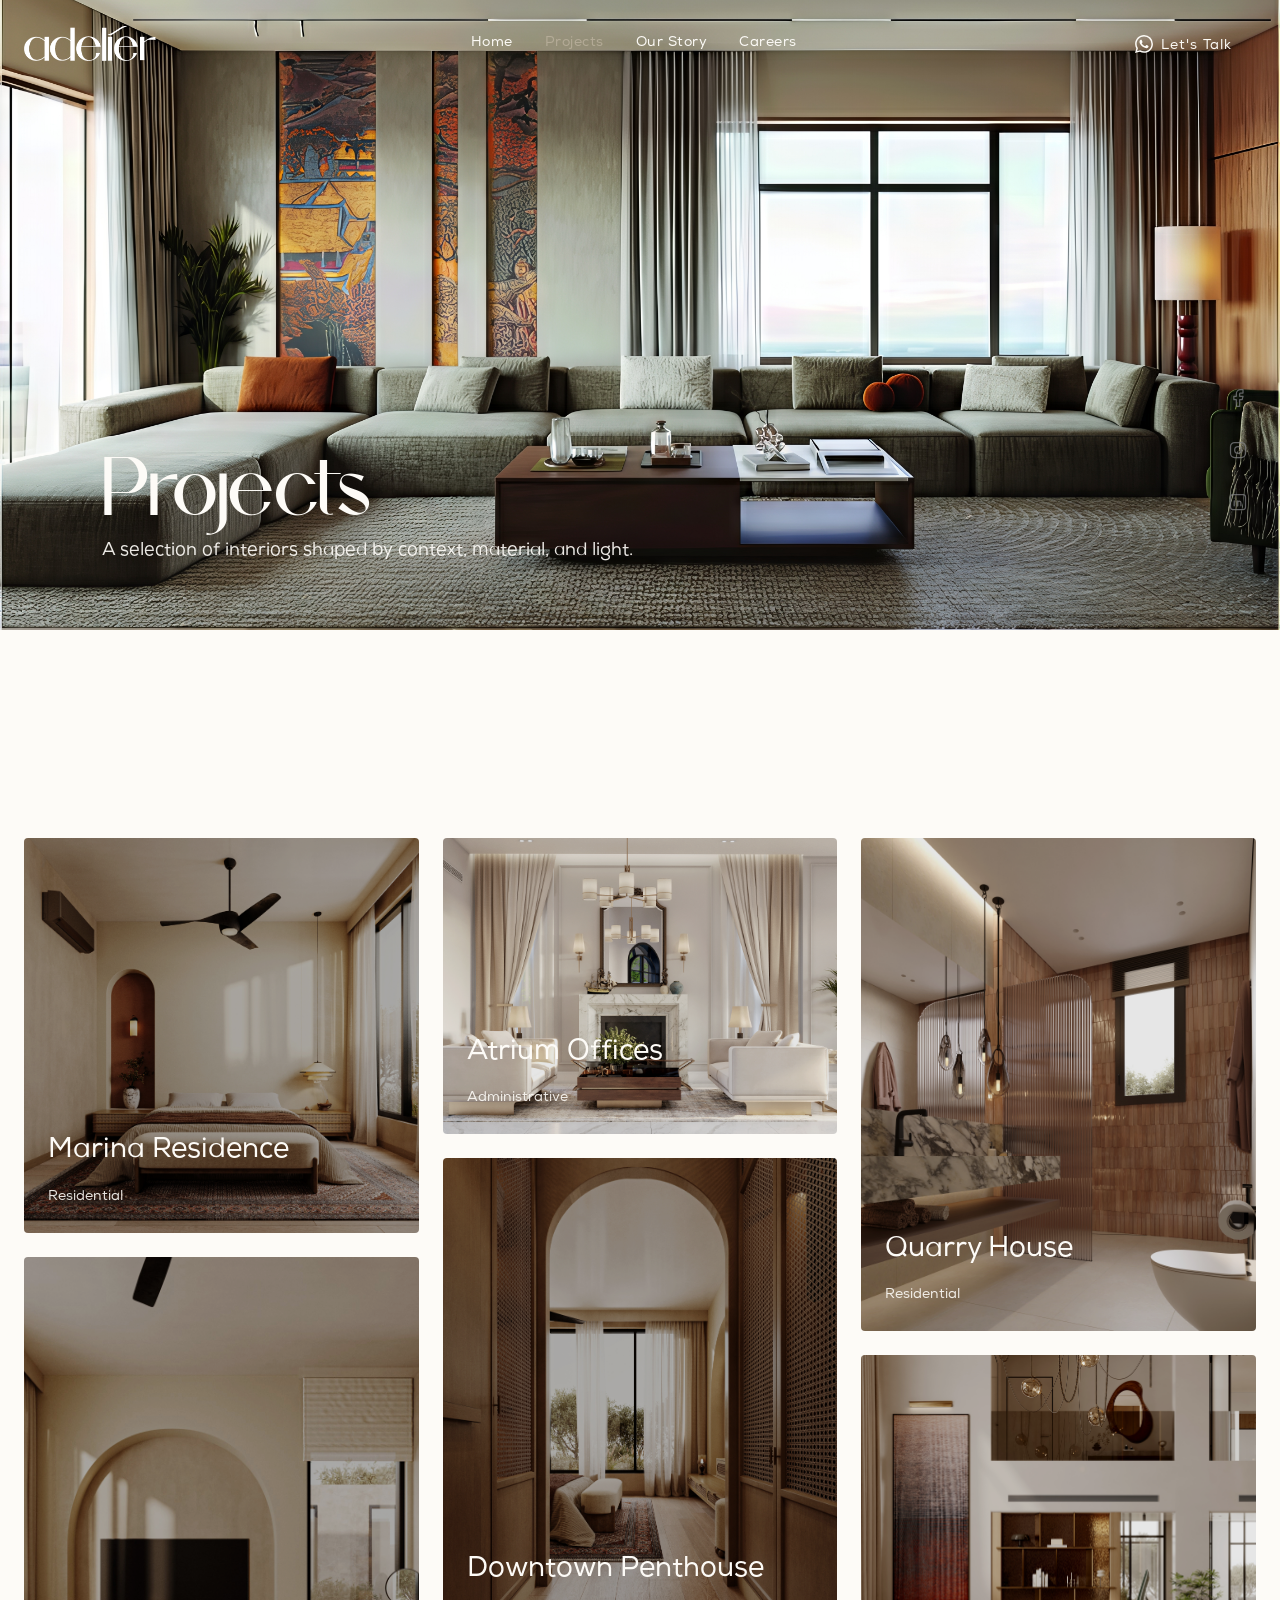
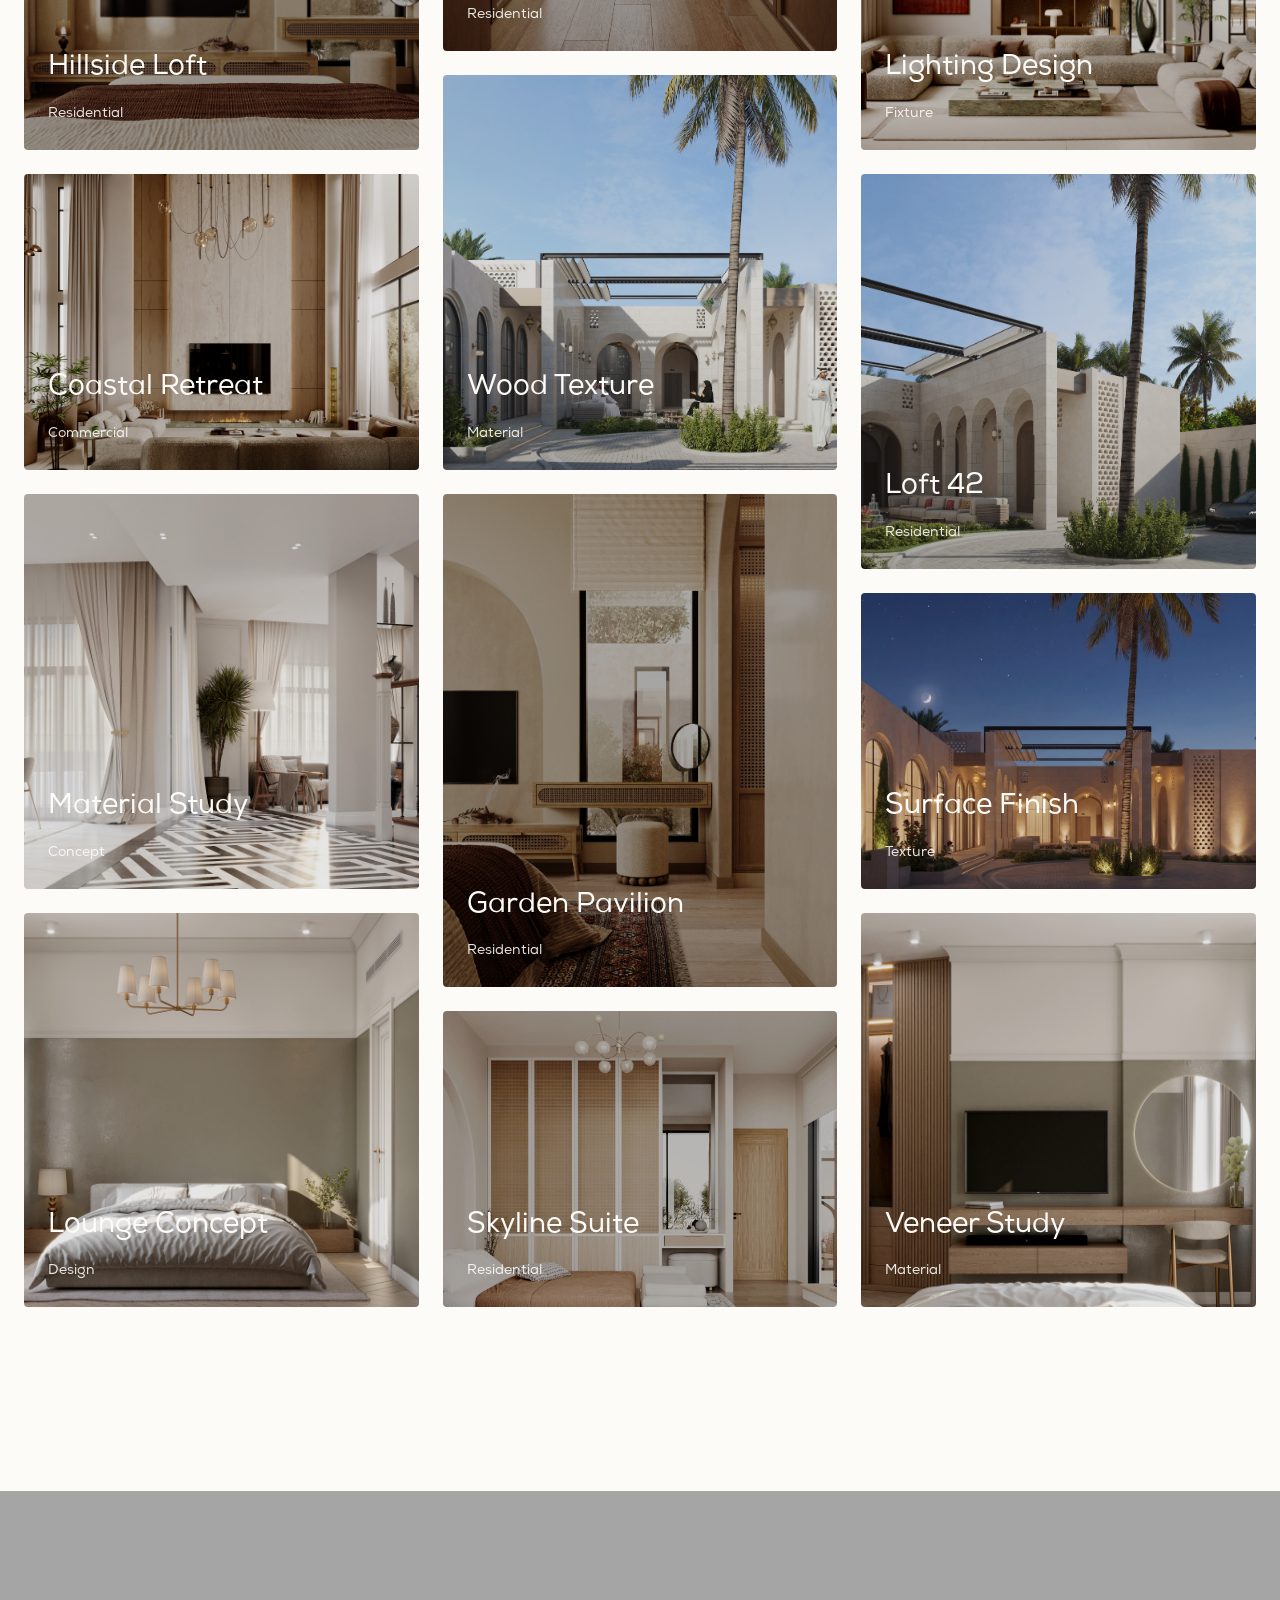
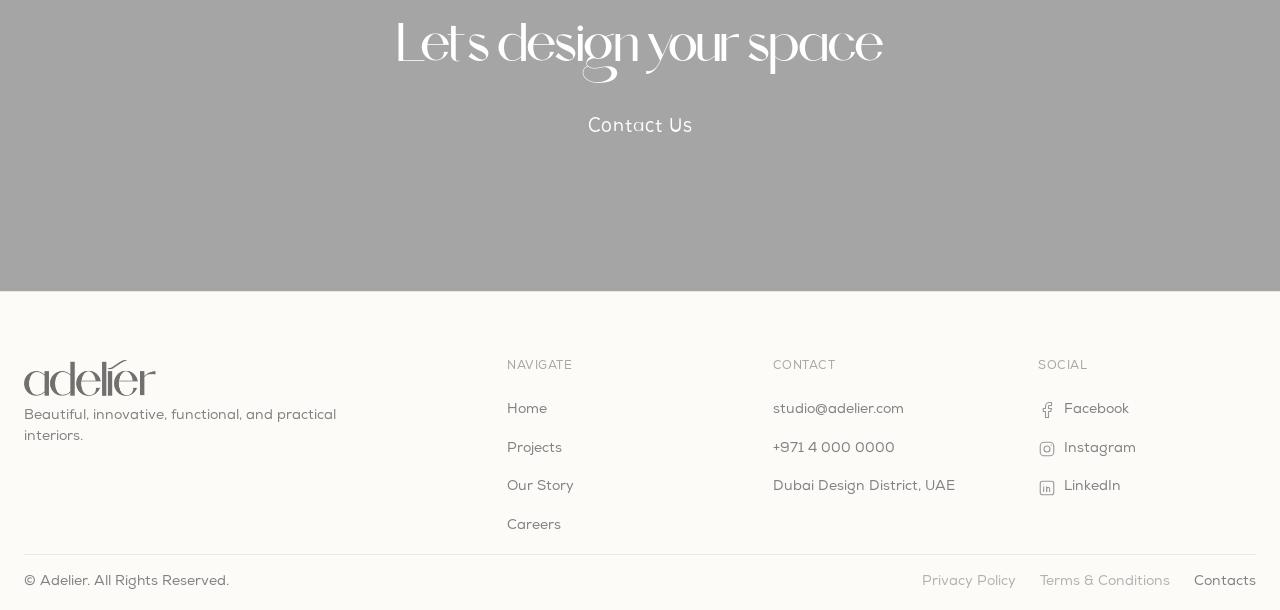
<file: pages/projects.html>
<!doctype html>
<html lang="en">
<head>
<meta charset="utf-8">
<meta name="viewport" content="width=device-width,initial-scale=1">
<title>Projects — Adelier</title>
<meta name="description" content="A selection of Adelier interiors shaped by context, material, and light.">
<link rel="stylesheet" href="../assets/css/tokens.css">
<link rel="stylesheet" href="../assets/css/base.css">
<link rel="stylesheet" href="../assets/css/layout.css">
<link rel="stylesheet" href="../assets/css/components.css">
<link rel="stylesheet" href="../assets/css/pages.css">
</head>
<body data-page="projects">
<a class="skip-link" href="#main-content">Skip to main content</a>

<header class="site-header" data-header>
  <div class="site-header__inner container">
    <a class="site-header__logo-link" href="../index.html" aria-label="Adelier — Home">
      <img class="logo-mark" src="../assets/logo/adelier-logo.png" alt="Adelier" width="251" height="67">
    </a>
    <nav class="site-header__nav" aria-label="Primary">
      <a class="site-header__nav-link" href="../index.html">Home</a>
      <a class="site-header__nav-link" href="projects.html" aria-current="page">Projects</a>
      <a class="site-header__nav-link" href="our-story.html">Our Story</a>
      <a class="site-header__nav-link" href="careers.html">Careers</a>
    </nav>
    <div class="site-header__actions">
      <a class="button site-header__cta" href="https://wa.me/97140000000" target="_blank" rel="noopener" aria-label="Chat on WhatsApp">
        <svg class="btn-icon" viewBox="0 0 24 24" width="16" height="16" fill="currentColor" aria-hidden="true"><path d="M17.472 14.382c-.297-.149-1.758-.867-2.03-.967-.273-.099-.471-.148-.67.15-.197.297-.767.966-.94 1.164-.173.199-.347.223-.644.075-.297-.15-1.255-.463-2.39-1.475-.888-.788-1.487-1.761-1.66-2.059-.173-.297-.018-.458.13-.606.134-.133.298-.347.446-.52.149-.174.198-.298.298-.497.099-.198.05-.371-.025-.52-.075-.149-.669-1.612-.916-2.207-.242-.579-.487-.5-.669-.51a12.8 12.8 0 0 0-.57-.01c-.198 0-.52.074-.792.372-.272.297-1.04 1.016-1.04 2.479 0 1.462 1.065 2.875 1.213 3.074.149.198 2.096 3.2 5.077 4.487.709.306 1.262.489 1.694.625.712.227 1.36.195 1.871.118.571-.085 1.758-.719 2.006-1.413.248-.694.248-1.289.173-1.413-.074-.124-.272-.198-.57-.347m-5.421 7.403h-.004a9.87 9.87 0 0 1-5.031-1.378l-.361-.214-3.741.982.998-3.648-.235-.374a9.86 9.86 0 0 1-1.51-5.26c.001-5.45 4.436-9.884 9.888-9.884 2.64 0 5.122 1.03 6.988 2.898a9.825 9.825 0 0 1 2.893 6.994c-.003 5.45-4.437 9.884-9.885 9.884m8.413-18.297A11.815 11.815 0 0 0 12.05 0C5.495 0 .16 5.335.157 11.892c0 2.096.547 4.142 1.588 5.945L.057 24l6.305-1.654a11.882 11.882 0 0 0 5.683 1.448h.005c6.554 0 11.89-5.335 11.893-11.893a11.821 11.821 0 0 0-3.48-8.413Z"/></svg>
        <span>Let's Talk</span>
      </a>
      <button class="site-header__menu-trigger" type="button" data-menu-trigger aria-label="Open menu" aria-expanded="false" aria-controls="mobile-nav">
        <svg viewBox="0 0 24 24" fill="none" stroke="currentColor" stroke-width="1.5" stroke-linecap="round"><line x1="3" y1="7" x2="21" y2="7"/><line x1="3" y1="12" x2="21" y2="12"/><line x1="3" y1="17" x2="21" y2="17"/></svg>
      </button>
    </div>
  </div>
</header>

<div class="mobile-nav" id="mobile-nav" data-mobile-nav aria-hidden="true" inert>
  <div class="mobile-nav__top container">
    <img class="logo-mark logo-mark--sm" src="../assets/logo/adelier-logo.png" alt="Adelier" width="251" height="67">
    <button class="mobile-nav__close" type="button" data-menu-close aria-label="Close menu">
      <svg viewBox="0 0 24 24" fill="none" stroke="currentColor" stroke-width="1.5" stroke-linecap="round"><line x1="5" y1="5" x2="19" y2="19"/><line x1="19" y1="5" x2="5" y2="19"/></svg>
    </button>
  </div>
  <nav class="mobile-nav__list container" aria-label="Primary">
    <a class="mobile-nav__link" href="../index.html">Home</a>
    <a class="mobile-nav__link" href="projects.html" aria-current="page">Projects</a>
    <a class="mobile-nav__link" href="our-story.html">Our Story</a>
    <a class="mobile-nav__link" href="careers.html">Careers</a>
    <a class="mobile-nav__link" href="contact.html">Contact Us</a>
  </nav>
  <div class="mobile-nav__footer container">
    <a class="button button--primary" href="contact.html">Let's Talk</a>
    <div class="mobile-nav__social">
      <a href="https://facebook.com" target="_blank" rel="noopener" aria-label="Facebook"><svg viewBox="0 0 24 24" fill="none" stroke="currentColor" stroke-width="1.5" stroke-linecap="round" stroke-linejoin="round"><path d="M18 2h-3a5 5 0 0 0-5 5v3H7v4h3v8h4v-8h3l1-4h-4V7a1 1 0 0 1 1-1h3z"/></svg></a>
      <a href="https://instagram.com" target="_blank" rel="noopener" aria-label="Instagram"><svg viewBox="0 0 24 24" fill="none" stroke="currentColor" stroke-width="1.5" stroke-linecap="round" stroke-linejoin="round"><rect x="3" y="3" width="18" height="18" rx="5"/><circle cx="12" cy="12" r="4"/><circle cx="17.5" cy="6.5" r="0.8" fill="currentColor" stroke="none"/></svg></a>
      <a href="https://linkedin.com" target="_blank" rel="noopener" aria-label="LinkedIn"><svg viewBox="0 0 24 24" fill="none" stroke="currentColor" stroke-width="1.5" stroke-linecap="round" stroke-linejoin="round"><rect x="3" y="3" width="18" height="18" rx="3"/><line x1="7.5" y1="10.5" x2="7.5" y2="16.5"/><circle cx="7.5" cy="7.2" r="0.6" fill="currentColor" stroke="none"/><path d="M11.5 16.5v-3.5a2 2 0 0 1 4 0v3.5"/><line x1="11.5" y1="10.5" x2="11.5" y2="16.5"/></svg></a>
    </div>
  </div>
</div>

<main id="main-content">

  <section class="hero" id="projects-introduction" aria-label="Introduction">
    <img class="hero__image" src="../assets/images/projects-hero.jpg" alt="Adelier interior — living space" width="4608" height="2586">

    <div class="hero__content">
      <h1>Projects</h1>
      <p class="hero__subtitle">A selection of interiors shaped by context, material, and light.</p>
    </div>
  </section>

  <section class="section" id="project-collection">
    <div class="section__heading">
    </div>

    <div class="masonry-grid">
      <!-- Column 1 (Items 1-5, sum of R = 5.0) -->
      <a class="masonry-item ar-1-1 project-card project-card--no-overlay" href="project-detail.html">
        <img src="../assets/images/project-marina-residence.jpg" loading="lazy" alt="Marina Residence living room" width="2000" height="2400">
        <span class="project-card__content"><span class="project-card__title">Marina Residence</span><span class="project-card__meta">Residential</span></span>
      </a>
      <a class="masonry-item ar-4-5 project-card project-card--no-overlay" href="project-detail.html">
        <img src="../assets/images/project-hillside-loft.jpg" loading="lazy" alt="Hillside Loft interior" width="2000" height="2088">
        <span class="project-card__content"><span class="project-card__title">Hillside Loft</span><span class="project-card__meta">Residential</span></span>
      </a>
      <a class="masonry-item ar-4-3 project-card project-card--no-overlay" href="project-detail.html">
        <img src="../assets/images/project-coastal-retreat.jpg" loading="lazy" alt="Coastal Retreat living space" width="3800" height="3168">
        <span class="project-card__content"><span class="project-card__title">Coastal Retreat</span><span class="project-card__meta">Commercial</span></span>
      </a>
      <a class="masonry-item ar-1-1 project-card project-card--no-overlay" href="project-detail.html">
        <img src="../assets/images/detail-gallery-1.jpg" loading="lazy" alt="Gallery detail" width="2000" height="2400">
        <span class="project-card__content"><span class="project-card__title">Material Study</span><span class="project-card__meta">Concept</span></span>
      </a>
      <a class="masonry-item ar-1-1 project-card project-card--no-overlay" href="project-detail.html">
        <img src="../assets/images/studio-gallery-1.jpg" loading="lazy" alt="Studio gallery" width="2000" height="2400">
        <span class="project-card__content"><span class="project-card__title">Lounge Concept</span><span class="project-card__meta">Design</span></span>
      </a>

      <!-- Column 2 (Items 6-10, sum of R = 5.0) -->
      <a class="masonry-item ar-4-3 project-card project-card--no-overlay" href="project-detail.html">
        <img src="../assets/images/project-atrium-offices.jpg" loading="lazy" alt="Atrium Offices interior" width="3000" height="1688">
        <span class="project-card__content"><span class="project-card__title">Atrium Offices</span><span class="project-card__meta">Administrative</span></span>
      </a>
      <a class="masonry-item ar-4-5 project-card project-card--no-overlay" href="project-detail.html">
        <img src="../assets/images/project-downtown-penthouse.jpg" loading="lazy" alt="Downtown Penthouse dining area" width="2000" height="2400">
        <span class="project-card__content"><span class="project-card__title">Downtown Penthouse</span><span class="project-card__meta">Residential</span></span>
      </a>
      <a class="masonry-item ar-1-1 project-card project-card--no-overlay" href="project-detail.html">
        <img src="../assets/images/detail-gallery-2.jpg" loading="lazy" alt="Gallery detail 2" width="2000" height="2400">
        <span class="project-card__content"><span class="project-card__title">Wood Texture</span><span class="project-card__meta">Material</span></span>
      </a>
      <a class="masonry-item ar-4-5 project-card project-card--no-overlay" href="project-detail.html">
        <img src="../assets/images/project-garden-pavilion.jpg" loading="lazy" alt="Garden Pavilion bedroom" width="2000" height="2400">
        <span class="project-card__content"><span class="project-card__title">Garden Pavilion</span><span class="project-card__meta">Residential</span></span>
      </a>
      <a class="masonry-item ar-4-3 project-card project-card--no-overlay" href="project-detail.html">
        <img src="../assets/images/project-skyline-suite.jpg" loading="lazy" alt="Skyline Suite living space" width="3300" height="1857">
        <span class="project-card__content"><span class="project-card__title">Skyline Suite</span><span class="project-card__meta">Residential</span></span>
      </a>

      <!-- Column 3 (Items 11-15, sum of R = 5.0) -->
      <a class="masonry-item ar-4-5 project-card project-card--no-overlay" href="project-detail.html">
        <img src="../assets/images/project-quarry-house.jpg" loading="lazy" alt="Quarry House bedroom" width="2000" height="2400">
        <span class="project-card__content"><span class="project-card__title">Quarry House</span><span class="project-card__meta">Residential</span></span>
      </a>
      <a class="masonry-item ar-1-1 project-card project-card--no-overlay" href="project-detail.html">
        <img src="../assets/images/detail-gallery-3.jpg" loading="lazy" alt="Gallery detail 3" width="2000" height="2400">
        <span class="project-card__content"><span class="project-card__title">Lighting Design</span><span class="project-card__meta">Fixture</span></span>
      </a>
      <a class="masonry-item ar-1-1 project-card project-card--no-overlay" href="project-detail.html">
        <img src="../assets/images/project-loft-42.jpg" loading="lazy" alt="Loft 42 interior" width="3500" height="1969">
        <span class="project-card__content"><span class="project-card__title">Loft 42</span><span class="project-card__meta">Residential</span></span>
      </a>
      <a class="masonry-item ar-4-3 project-card project-card--no-overlay" href="project-detail.html">
        <img src="../assets/images/detail-gallery-4.jpg" loading="lazy" alt="Gallery detail 4" width="2000" height="2400">
        <span class="project-card__content"><span class="project-card__title">Surface Finish</span><span class="project-card__meta">Texture</span></span>
      </a>
      <a class="masonry-item ar-1-1 project-card project-card--no-overlay" href="project-detail.html">
        <img src="../assets/images/studio-gallery-2.jpg" loading="lazy" alt="Studio gallery 2" width="2000" height="2400">
        <span class="project-card__content"><span class="project-card__title">Veneer Study</span><span class="project-card__meta">Material</span></span>
      </a>
    </div>
  </section>

  <section class="section section--brand cta" id="project-enquiry">
    <h2>Let's design your space</h2>
    <div class="cta__actions">
      <a class="button button--on-brand" href="contact.html">Contact Us</a>
    </div>
  </section>

</main>

<div class="social-rail" aria-label="Social links">
  <a href="https://facebook.com" target="_blank" rel="noopener" aria-label="Facebook"><svg viewBox="0 0 24 24" fill="none" stroke="currentColor" stroke-width="1.5" stroke-linecap="round" stroke-linejoin="round"><path d="M18 2h-3a5 5 0 0 0-5 5v3H7v4h3v8h4v-8h3l1-4h-4V7a1 1 0 0 1 1-1h3z"/></svg></a>
  <a href="https://instagram.com" target="_blank" rel="noopener" aria-label="Instagram"><svg viewBox="0 0 24 24" fill="none" stroke="currentColor" stroke-width="1.5" stroke-linecap="round" stroke-linejoin="round"><rect x="3" y="3" width="18" height="18" rx="5"/><circle cx="12" cy="12" r="4"/><circle cx="17.5" cy="6.5" r="0.8" fill="currentColor" stroke="none"/></svg></a>
  <a href="https://linkedin.com" target="_blank" rel="noopener" aria-label="LinkedIn"><svg viewBox="0 0 24 24" fill="none" stroke="currentColor" stroke-width="1.5" stroke-linecap="round" stroke-linejoin="round"><rect x="3" y="3" width="18" height="18" rx="3"/><line x1="7.5" y1="10.5" x2="7.5" y2="16.5"/><circle cx="7.5" cy="7.2" r="0.6" fill="currentColor" stroke="none"/><path d="M11.5 16.5v-3.5a2 2 0 0 1 4 0v3.5"/><line x1="11.5" y1="10.5" x2="11.5" y2="16.5"/></svg></a>
</div>

<nav class="section-nav" aria-label="On this page" data-section-nav>
  <ul>
    <li><a href="#projects-introduction" aria-current="location">Introduction</a></li>
    <li><a href="#project-collection">Projects</a></li>
    <li><a href="#project-enquiry">Enquiry</a></li>
  </ul>
</nav>

<button class="back-to-top" type="button" data-back-to-top aria-label="Back to top">
  <svg viewBox="0 0 24 24" fill="none" stroke="currentColor" stroke-width="1.5" stroke-linecap="round" stroke-linejoin="round"><line x1="12" y1="19" x2="12" y2="5"/><polyline points="6 11 12 5 18 11"/></svg>
</button>

<footer class="site-footer">
  <div class="container">
    <div class="site-footer__grid">
      <div>
        <img class="logo-mark" src="../assets/logo/adelier-logo.png" alt="Adelier" width="251" height="67">
        <p class="site-footer__statement">Beautiful, innovative, functional, and practical interiors.</p>
      </div>
      <nav aria-label="Footer">
        <h2>Navigate</h2>
        <ul>
          <li><a href="../index.html">Home</a></li>
          <li><a href="projects.html">Projects</a></li>
          <li><a href="our-story.html">Our Story</a></li>
          <li><a href="careers.html">Careers</a></li>
        </ul>
      </nav>
      <div>
        <h2>Contact</h2>
        <ul>
          <li><a href="mailto:studio@adelier.com">studio@adelier.com</a></li>
          <li><a href="tel:+97140000000">+971 4 000 0000</a></li>
          <li>Dubai Design District, UAE</li>
        </ul>
      </div>
      <div>
        <h2>Social</h2>
        <ul class="social-list">
          <li><a href="https://facebook.com" target="_blank" rel="noopener"><svg viewBox="0 0 24 24" fill="none" stroke="currentColor" stroke-width="1.5" stroke-linecap="round" stroke-linejoin="round" aria-hidden="true"><path d="M18 2h-3a5 5 0 0 0-5 5v3H7v4h3v8h4v-8h3l1-4h-4V7a1 1 0 0 1 1-1h3z"/></svg> Facebook</a></li>
          <li><a href="https://instagram.com" target="_blank" rel="noopener"><svg viewBox="0 0 24 24" fill="none" stroke="currentColor" stroke-width="1.5" stroke-linecap="round" stroke-linejoin="round" aria-hidden="true"><rect x="3" y="3" width="18" height="18" rx="5"/><circle cx="12" cy="12" r="4"/><circle cx="17.5" cy="6.5" r="0.8" fill="currentColor" stroke="none"/></svg> Instagram</a></li>
          <li><a href="https://linkedin.com" target="_blank" rel="noopener"><svg viewBox="0 0 24 24" fill="none" stroke="currentColor" stroke-width="1.5" stroke-linecap="round" stroke-linejoin="round" aria-hidden="true"><rect x="3" y="3" width="18" height="18" rx="3"/><line x1="7.5" y1="10.5" x2="7.5" y2="16.5"/><circle cx="7.5" cy="7.2" r="0.6" fill="currentColor" stroke="none"/><path d="M11.5 16.5v-3.5a2 2 0 0 1 4 0v3.5"/><line x1="11.5" y1="10.5" x2="11.5" y2="16.5"/></svg> LinkedIn</a></li>
        </ul>
      </div>
    </div>
    <div class="site-footer__legal">
      <span>© Adelier. All Rights Reserved.</span>
      <nav aria-label="Legal">
        <a href="#" aria-disabled="true">Privacy Policy</a>
        <a href="#" aria-disabled="true">Terms &amp; Conditions</a>
        <a href="contact.html">Contacts</a>
      </nav>
    </div>
  </div>
</footer>

<script src="../assets/js/site.js" defer></script>
</body>
</html>
</file>
<file: assets/css/tokens.css>
/*
  Design tokens — literal values from the repository's approved Design System
  (docs/01-product/02-PRODUCT-SPECIFICATION.md §4, mirrored in /tokens/*.css).
  Copied in (not @imported from outside /prototype) so this folder stays
  self-contained and uploadable directly to a subdomain — see
  docs/03-execution/05-PROTOTYPE-V1-DECISIONS.md §11.
  Do not add a value here without a spec citation.
*/

:root {
  /* Color — spec §4.2 */
  --color-background: #FDFBF7;
  --color-primary-brand: #B4AB97;
  --color-primary-brand-hover: #A69C87;
  --color-primary-brand-active: #948A76;
  --color-primary-brand-disabled: #DAD5C9;
  --color-secondary-brand: #878256;
  --color-secondary-brand-hover: #766F49;
  --color-secondary-brand-active: #655F3D;
  --color-secondary-brand-disabled: #C7C2AC;
  --color-primary-text: #808184;
  --color-primary-text-hover: #6B6C6F;
  --color-primary-text-active: #565759;
  --color-primary-text-disabled: #BABBBD;

  --color-border-default: #D8D2C8;
  --color-border-strong: #BEB5A7;
  --color-border-divider: #ECE8E1;

  --color-success: #4F6B4A;
  --color-warning: #B88A3B;
  --color-error: #A64B43;
  --color-information: #6B7D8A;

  --overlay-hero: rgba(253, 251, 247, 0.24);
  --overlay-modal-backdrop: rgba(0, 0, 0, 0.6);
  --overlay-lightbox: rgba(0, 0, 0, 0.96);
  --overlay-gradient: linear-gradient(
    to top, 
    color-mix(in srgb, var(--color-secondary-brand) 75%, transparent) 0%, 
    color-mix(in srgb, var(--color-background) 55%, transparent) 100%
  );

  /* Typography — spec §4.3. Real font files loaded in base.css. */
  --font-page-title: "Alokary Personal Use", "Iowan Old Style", "Palatino Linotype", Palatino, Georgia, serif;
  --font-body: "Nexa", -apple-system, "Segoe UI", Roboto, Helvetica, Arial, sans-serif;

  --text-display-size: clamp(2.75rem, 2rem + 3vw, 4rem);
  --text-display-lh: 1.125;
  --text-display-ls: 0.5px;

  --text-h1-size: clamp(2.25rem, 1.7rem + 2vw, 3rem);
  --text-h1-lh: 1.1667;
  --text-h1-ls: 0.25px;

  --text-h2-size: clamp(1.75rem, 1.4rem + 1.4vw, 2.25rem);
  --text-h2-lh: 1.2222;
  --text-h2-ls: 0px;

  --text-h3-size: 1.75rem;
  --text-h3-lh: 1.2857;
  --text-h3-weight: 500;

  --text-h4-size: 1.375rem;
  --text-h4-lh: 1.3636;
  --text-h4-weight: 500;

  --text-body-lg-size: 1.125rem;
  --text-body-lg-lh: 1.6667;

  --text-body-size: 1rem;
  --text-body-lh: 1.625;

  --text-body-sm-size: 0.875rem;
  --text-body-sm-lh: 1.5714;

  --text-caption-size: 0.75rem;
  --text-caption-lh: 1.5;
  --text-caption-ls: 0.5px;
  --text-caption-weight: 500;

  --text-nav-link-size: 0.875rem;
  --text-nav-link-lh: 1.4286;
  --text-nav-link-ls: 0.5px;
  --text-nav-link-weight: 500;

  --text-button-size: 0.875rem;
  --text-button-lh: 1.4286;
  --text-button-ls: 1px;
  --text-button-weight: 500;

  --text-form-label-size: 0.875rem;
  --text-form-label-weight: 500;

  --font-weight-light: 300;
  --font-weight-regular: 400;
  --font-weight-medium: 500;
  --font-weight-bold: 700;

  --reading-width-default: 65ch;
  --reading-width-longform: 72ch;
  --reading-width-max: 70ch;

  /* Spacing — spec §4.6, 8px base */
  --space-none: 0px;
  --space-xxs: 4px;
  --space-xs: 8px;
  --space-sm: 16px;
  --space-md: 24px;
  --space-lg: 32px;
  --space-xl: 40px;
  --space-2xl: 48px;
  --space-3xl: 56px;
  --space-4xl: 64px;

  --section-gap-desktop: 160px;
  --section-gap-tablet: 120px;
  --section-gap-mobile: 80px;

  /* Grid — spec §4.7 */
  --grid-gutter: 16px;
  --grid-margin: 24px;
  --grid-max-width: 1440px;

  /* Breakpoints — spec §4.8 (referenced by media queries) */
  --bp-mobile: 375px;
  --bp-tablet: 768px;
  --bp-desktop: 1280px;

  /* Radius — spec §4.9 */
  --radius-none: 0px;
  --radius-sm: 2px;
  --radius-md: 4px;
  --radius-lg: 8px;
  --radius-full: 9999px;

  /* Shadow — spec §4.10 */
  --shadow-none: none;
  --shadow-subtle: 0 1px 2px rgba(128, 129, 132, 0.08);
  --shadow-low: 0 4px 12px rgba(128, 129, 132, 0.10);
  --shadow-medium: 0 8px 24px rgba(128, 129, 132, 0.12);
  --shadow-high: 0 16px 40px rgba(128, 129, 132, 0.14);

  /* Motion — spec §4.11 */
  --duration-fast: 200ms;
  --duration-base: 400ms;
  --duration-slow: 600ms;
  --ease-standard: ease-in-out;
  --ease-entrance: ease-out;
  --ease-exit: ease-in;

  /*
    Derived, Prototype-V1-authorized tokens only — each cites the decision
    that authorizes it (docs/03-execution/05-PROTOTYPE-V1-DECISIONS.md).
  */

  /* Button radius — aligned with approved pill-shaped button implementation (999px) */
  --button-radius: 999px;

  /* Header height — spec §5 Header D-004 */
  --header-height-desktop: 88px;
  --header-height-tablet: 80px;
  --header-height-mobile: 72px;
  --header-height: var(--header-height-mobile);

  /* Content/grid measurements used across layout.css */
  --content-max: var(--grid-max-width);
  --content-margin: var(--grid-margin);
  --reading-max: var(--reading-width-max);
}

@media (min-width: 768px) {
  :root { --header-height: var(--header-height-tablet); }
}

@media (min-width: 1280px) {
  :root { --header-height: var(--header-height-desktop); }
}
</file>
<file: assets/css/base.css>
/*
  Self-hosted fonts (spec §4.3, D-022 — no font CDNs) + global resets.
  Only the weights the type scale actually uses were copied in: Alokary
  Personal Use (400) and Nexa Light(300)/Regular(400)/Bold(700) — see
  docs/05-ai/.impeccable.md for the full font-asset inventory notes.
  Nexa has no true 500/600 file; medium(500) and semibold(600) roles alias
  to the nearest real weight (500→Regular, 600→Bold) rather than guessing.
*/

@font-face {
  font-family: "Alokary Personal Use";
  src: url("../fonts/alokary/alokary.woff2") format("woff2");
  font-weight: 400;
  font-display: swap;
}

@font-face {
  font-family: "Nexa";
  src: url("../fonts/nexa/NexaLight.woff2") format("woff2");
  font-weight: 300;
  font-display: swap;
}

@font-face {
  font-family: "Nexa";
  src: url("../fonts/nexa/NexaRegular.woff2") format("woff2");
  font-weight: 400;
  font-display: swap;
}

@font-face {
  /* Aliased to Regular — nearest real weight to 500, see file header note. */
  font-family: "Nexa";
  src: url("../fonts/nexa/NexaRegular.woff2") format("woff2");
  font-weight: 500;
  font-display: swap;
}

@font-face {
  /* Aliased to Bold — nearest real weight to 600, see file header note. */
  font-family: "Nexa";
  src: url("../fonts/nexa/NexaBold.woff2") format("woff2");
  font-weight: 600;
  font-display: swap;
}

@font-face {
  font-family: "Nexa";
  src: url("../fonts/nexa/NexaBold.woff2") format("woff2");
  font-weight: 700;
  font-display: swap;
}

*, *::before, *::after { box-sizing: border-box; }

html {
  scroll-behavior: smooth;
  color-scheme: light;
}

/* Internal anchor navigation offset by the Header height (spec §6 Navigation D-066). */
[id] {
  scroll-margin-top: calc(var(--header-height) + var(--space-md));
}

body {
  margin: 0;
  background: var(--color-background);
  color: var(--color-primary-text);
  font-family: var(--font-body);
  font-size: var(--text-body-size);
  line-height: var(--text-body-lh);
  font-weight: var(--font-weight-regular);
  overflow-x: hidden;
  overflow-x: clip;
  -webkit-font-smoothing: antialiased;
}

img, picture, video {
  display: block;
  max-width: 100%;
  height: auto;
}

button, input, textarea, select { font: inherit; color: inherit; }
a { color: inherit; text-decoration: none; }
ul { list-style: none; padding: 0; margin: 0; }

h1, h2, h3, h4, p, dl, dd { margin: 0; }

h1, h2, h3, h4 {
  font-family: var(--font-page-title);
  font-weight: var(--font-weight-regular);
  color: var(--color-primary-text);
  line-height: 1.1;
}

h1 { font-size: var(--text-h1-size); line-height: var(--text-h1-lh); letter-spacing: var(--text-h1-ls); }
h2 { font-size: var(--text-h2-size); line-height: var(--text-h2-lh); letter-spacing: var(--text-h2-ls); }
h3 {
  font-family: var(--font-body);
  font-size: var(--text-h2-size);
  line-height: var(--text-h3-lh);
  font-weight: var(--text-h3-weight);
}
h4 {
  font-family: var(--font-body);
  font-size: var(--text-h2-size);
  line-height: var(--text-h4-lh);
  font-weight: var(--text-h4-weight);
}

/* Skip link — baseline keyboard accessibility (spec §6 Accessibility Behavior, D-078) */
.skip-link {
  position: fixed;
  z-index: 1000;
  top: var(--space-sm);
  left: var(--space-sm);
  padding: var(--space-xs) var(--space-md);
  background: var(--color-secondary-brand);
  color: var(--color-background);
  border-radius: var(--radius-sm);
  transform: translateY(-150%);
  transition: transform var(--duration-fast) var(--ease-standard);
}
.skip-link:focus { transform: none; }

/* Global focus state — spec §6 D-081, contrast target 3:1 */
:focus-visible {
  outline: 2px solid var(--color-secondary-brand);
  outline-offset: 4px;
}

::selection {
  background: var(--color-primary-brand);
  color: var(--color-background);
}

/* Hidden scrollbar — scrolling still works, just no visible track/thumb,
   on desktop and mobile alike. */
html,
body {
  scrollbar-width: none; /* Firefox */
  -ms-overflow-style: none; /* legacy Edge/IE */
}
html::-webkit-scrollbar,
body::-webkit-scrollbar {
  display: none; /* Chrome, Safari, Chromium Edge */
}

[hidden] { display: none !important; }

.visually-hidden {
  position: absolute !important;
  width: 1px; height: 1px;
  padding: 0; margin: -1px;
  overflow: hidden;
  clip: rect(0, 0, 0, 0);
  white-space: nowrap;
  border: 0;
}

@media (prefers-reduced-motion: reduce) {
  html { scroll-behavior: auto; }
  *, *::before, *::after {
    animation-duration: 0.01ms !important;
    animation-iteration-count: 1 !important;
    transition-duration: 0.01ms !important;
    scroll-behavior: auto !important;
  }
}
</file>
<file: assets/css/layout.css>
/*
  Layout primitives — grid/container/section rhythm, spec §4.6 (spacing),
  §4.7 (grid: 12/8/4 columns, 1440 max width, centered), and the responsive
  section-gap scale (desktop 160 / tablet 120 / mobile 80).
*/

/* Ensure zero horizontal scroll across all pages.
   `main` is deliberately excluded: any non-visible overflow on an ancestor
   breaks position:sticky for descendants (it becomes the sticky containing
   block instead of the viewport), which the editorial slider relies on.
   html/body already clip any horizontal overflow, so this is unaffected.
   `clip` (not `hidden`) here: `hidden` forces the paired overflow-y to
   compute as `auto`, which makes html/body a scroll container and breaks
   position:sticky page-wide. `clip` avoids that axis-coupling. `hidden` is
   kept first as a fallback for browsers without `clip` support. */
html,
body,
.section,
.site-footer,
.site-header {
  max-width: 100%;
  overflow-x: hidden;
  overflow-x: clip;
}

img, picture, video, canvas {
  max-width: 100%;
  height: auto;
}

.container {
  width: min(100% - (var(--content-margin) * 2), var(--content-max));
  margin-inline: auto;
}

.reading-width {
  width: min(100% - (var(--content-margin) * 2), var(--reading-max));
  margin-inline: auto;
}

.section {
  padding-block: var(--section-gap-desktop);
  padding-inline: var(--content-margin);
}

/* section adjacent spacing removed to allow full gaps */

.section--tight {
  padding-block: 80px;
}
.section--brand { background: var(--color-primary-brand); color: var(--color-background); }
.section--brand h2 { color: var(--color-background); }

.section__heading {
  display: flex;
  align-items: flex-end;
  justify-content: space-between;
  gap: var(--space-md);
  margin-bottom: var(--space-2xl);
}
.section__heading p { max-width: 32rem; color: var(--color-primary-text); }

.eyebrow {
  display: block;
  margin-bottom: var(--space-sm);
  font-size: var(--text-caption-size);
  letter-spacing: var(--text-caption-ls);
  font-weight: var(--text-caption-weight);
  text-transform: uppercase;
  color: var(--color-primary-text);
}

.intro-copy {
  margin-top: var(--space-lg);
  font-size: var(--text-body-lg-size);
  line-height: var(--text-body-lg-lh);
}

.grid { display: grid; gap: var(--space-2xl); }
.grid--3 { grid-template-columns: repeat(3, minmax(0, 1fr)); }
.grid--4 { grid-template-columns: repeat(4, minmax(0, 1fr)); }

.rule { border: none; border-top: 1px solid var(--color-border-divider); margin: 0; }

.gap-top-lg { margin-top: var(--space-lg); }
.gap-top-4xl { margin-top: var(--space-4xl); }

@media (max-width: 1279px) {
  .section { padding-block: var(--section-gap-tablet); }
  .grid--4 { grid-template-columns: repeat(2, minmax(0, 1fr)); }
}

@media (max-width: 767px) {
  html, body {
    width: 100%;
    max-width: 100%;
    overflow-x: hidden !important;
    overflow-x: clip !important;
  }
  .container {
    width: 100%;
    max-width: 100%;
  }
  .section {
    padding: var(--section-gap-mobile) var(--content-margin);
    max-width: 100%;
    overflow-x: hidden;
  }
  h1, h2, h3, h4, h5, h6, p, .intro-copy, .section__heading p {
    max-width: 100%;
    word-wrap: break-word;
    overflow-wrap: break-word;
  }
  .section--tight { padding-block: var(--space-4xl); }
  .section__heading { display: block; margin-bottom: var(--space-lg); }
  .section__heading .button { margin-top: var(--space-md); }
  .section__heading .button--text { display: none; }
  .grid--3, .grid--4 { grid-template-columns: 1fr; }
  .grid { gap: var(--space-md); }
}
</file>
<file: assets/css/components.css>
/*
  Shared components — spec §5 + docs/03-execution/05-PROTOTYPE-V1-DECISIONS.md §6/§8.
  Header markup/behavior is adapted from impeccable-prototype/ (the designated
  Header source), with the V1-mandated changes applied: no language switcher,
  no underline on hover/active nav (color change only), and the header is not
  permanently fixed — it hides on scroll-down and reveals on scroll-up
  (site.js). Everything else (hero, project card, footer, forms, etc.) is
  built from the approved tokens and the ui_kits/website composition.
*/

/* ===================== Header ===================== */

.site-header {
  position: fixed;
  inset-inline: 0;
  top: 0;
  z-index: 100;
  height: var(--header-height);
  display: flex;
  align-items: center;
  background: transparent;
  border-bottom: 1px solid transparent;
  color: var(--color-background);
  transform: translateY(0);
  transition:
    background-color var(--duration-base) var(--ease-entrance),
    border-color var(--duration-base) var(--ease-entrance),
    color var(--duration-base) var(--ease-entrance),
    transform var(--duration-base) var(--ease-standard);
}

/* Not grey by default (V1 Decisions §6 Header) — transparent at rest, background-token once scrolled. */
.site-header.is-scrolled {
  background: color-mix(in srgb, var(--color-background) 92%, transparent);
  border-bottom-color: var(--color-border-divider);
  backdrop-filter: blur(16px);
  -webkit-backdrop-filter: blur(16px);
  color: var(--color-primary-text);
}

/* Moves out of view on scroll-down, reveals on scroll-up (V1 Decisions §6 Header — not fixed permanently). */
.site-header.is-hidden { transform: translateY(-100%); }

.site-header__inner {
  display: flex;
  align-items: center;
  justify-content: space-between;
  gap: var(--space-md);
}

/* Override .container bounds so the header perfectly aligns with full-width sections (like Featured Projects) */
.site-header__inner.container {
  max-width: 100%;
  width: 100%;
  padding-inline: var(--content-margin);
}

.site-header__logo-link { display: inline-flex; align-items: center; color: inherit; }

.logo-mark { display: inline-block; width: 132px; height: auto; flex-shrink: 0; transition: filter var(--duration-fast) var(--ease-standard), opacity var(--duration-fast) var(--ease-standard); }
.logo-mark--sm { width: 108px; }

/* Grey footer/scrolled logo (V1 Decisions §6 Color treatment) — the mark ships white-on-transparent;
   invert + blended opacity reads as ink-grey against a light surface without a second file. */
.is-scrolled .logo-mark,
.site-footer .logo-mark,
.mobile-nav .logo-mark {
  filter: invert(1);
  opacity: 0.55;
}

.site-header__nav { display: none; }

@media (min-width: 1280px) {
  .site-header__nav { display: flex; align-items: center; gap: var(--space-lg); }
}

.site-header__nav-link {
  display: inline-block;
  padding-block: var(--space-xs);
  font-size: var(--text-nav-link-size);
  letter-spacing: var(--text-nav-link-ls);
  font-weight: var(--font-weight-regular);
  color: currentColor;
  transition: color var(--duration-fast) var(--ease-standard);
}

/* Color change only — no underline (V1 Decisions §6 Header). */
.site-header__nav-link:hover { color: var(--color-primary-brand-hover); }
.site-header__nav-link[aria-current="page"] {
  color: var(--color-primary-brand);
  font-weight: var(--font-weight-medium);
}

.site-header__actions { display: flex; align-items: center; gap: var(--space-md); }

a.button.site-header__cta {
  display: inline-flex;
  align-items: center;
  justify-content: center;
  background: transparent;
  color: currentColor;
  min-height: 36px;
  width: 36px;
  padding: 0;
  border-radius: 999px;
}

a.button.site-header__cta span {
  display: none;
}

a.button.site-header__cta svg {
  width: 20px;
  height: 20px;
  flex-shrink: 0;
}

@media (max-width: 767px) {
  .site-header__inner {
    gap: 8px;
    align-items: center;
  }
  .site-header__logo-link {
    display: inline-flex;
    align-items: center;
    height: 36px;
  }
  .site-header__inner .logo-mark {
    width: 108px;
    height: auto;
    display: block;
  }
  .site-header__actions {
    display: flex;
    align-items: center;
    gap: 8px;
    height: 36px;
  }

  .site-header__menu-trigger {
    width: 36px;
    height: 36px;
    padding: 0;
    display: inline-flex;
    align-items: center;
    justify-content: center;
  }
  .site-header__menu-trigger svg {
    width: 22px;
    height: 22px;
  }
}

@media (max-width: 767px) {
  .site-header__inner,
  .mobile-nav__top,
  .mobile-nav__list,
  .mobile-nav__footer {
    padding-inline: var(--content-margin);
  }
}


@media (min-width: 1280px) {
  a.button.site-header__cta {
    min-height: 48px;
    width: auto;
    padding-inline: var(--space-md);
    gap: var(--space-xs);
    font-size: var(--text-button-size);
  }
  a.button.site-header__cta span {
    display: inline-block;
    line-height: 1;
    transform: translateY(1.5px);
  }
  a.button.site-header__cta:hover {
    background: color-mix(in srgb, currentColor 10%, transparent);
    color: currentColor;
  }
  a.button.site-header__cta svg {
    width: 18px;
    height: 18px;
  }
}

.site-header__menu-trigger {
  display: inline-flex;
  width: 44px;
  height: 44px;
  align-items: center;
  justify-content: center;
  border: none;
  background: none;
  color: currentColor;
  cursor: pointer;
}

@media (min-width: 1280px) {
  .site-header__menu-trigger { display: none; }
}

.site-header__menu-trigger svg { width: 24px; height: 24px; }

/* ===================== Mobile / tablet fullscreen nav ===================== */

.mobile-nav {
  position: fixed;
  inset: 0;
  z-index: 200;
  display: flex;
  flex-direction: column;
  padding: var(--space-md);
  background: var(--color-background);
  color: var(--color-primary-text);
  opacity: 0;
  visibility: hidden;
  transform: translateY(-16px);
  transition:
    opacity var(--duration-base) var(--ease-exit),
    transform var(--duration-base) var(--ease-exit),
    visibility 0s linear var(--duration-base);
}

.mobile-nav.is-open {
  opacity: 1;
  visibility: visible;
  transform: translateY(0);
  transition:
    opacity var(--duration-base) var(--ease-entrance),
    transform var(--duration-base) var(--ease-entrance),
    visibility 0s linear;
}

@media (min-width: 1280px) {
  .mobile-nav { display: none; }
}

.mobile-nav__top { display: flex; align-items: center; justify-content: space-between; height: var(--header-height); flex-shrink: 0; }
.mobile-nav__close { width: 44px; height: 44px; display: inline-flex; align-items: center; justify-content: center; border: none; background: none; color: var(--color-primary-text); cursor: pointer; }
.mobile-nav__close svg { width: 24px; height: 24px; }

.mobile-nav__list { flex: 1; display: flex; flex-direction: column; justify-content: center; gap: var(--space-md); }
.mobile-nav__link { font-family: var(--font-page-title); font-size: var(--text-body-size); color: var(--color-primary-text); }
.mobile-nav__link[aria-current="page"] { color: var(--color-primary-brand); }

.mobile-nav__footer { display: flex; flex-direction: column; gap: var(--space-md); padding-top: var(--space-lg); border-top: 1px solid var(--color-border-divider); }
.mobile-nav__social { display: flex; gap: var(--space-md); justify-content: center; }
.mobile-nav__social a { color: var(--color-primary-text); }
.mobile-nav__social svg { width: 20px; height: 20px; }

body.mobile-nav-open { overflow: hidden; }

/* ===================== Buttons ===================== */

.button {
  display: inline-flex;
  align-items: center;
  justify-content: center;
  gap: var(--space-xs);
  min-height: 48px;
  padding-inline: var(--space-md);
  border: none;
  border-radius: 999px;
  background: transparent;
  font-family: var(--font-body);
  font-size: var(--text-button-size);
  line-height: var(--text-button-lh);
  letter-spacing: var(--text-button-ls);
  font-weight: var(--text-button-weight);
  white-space: nowrap;
  cursor: pointer;
  transition:
    background-color var(--duration-fast) var(--ease-standard),
    color var(--duration-fast) var(--ease-standard),
    border-color var(--duration-fast) var(--ease-standard),
    transform 120ms var(--ease-standard),
    filter 120ms var(--ease-standard);
}

.button:hover {
  background: color-mix(in srgb, currentColor 10%, transparent);
}

.button--large { min-height: 56px; padding-inline: var(--space-lg); }
.button--small { min-height: 40px; padding-inline: var(--space-sm); }

.button--primary { color: var(--color-secondary-brand); background: transparent; }

.button--secondary { color: var(--color-secondary-brand); background: transparent; }

.button--on-brand { color: var(--color-background); background: transparent; }

.button--text { color: var(--color-secondary-brand); background: transparent; }

.button:active { transform: scale(0.98); filter: brightness(0.96); }
.button[disabled] { opacity: 0.4; pointer-events: none; box-shadow: none; }

/* ===================== Hero ===================== */

.hero {
  position: relative;
  display: flex;
  align-items: center;
  overflow: hidden;
  min-height: 50svh;
  padding-block: calc(var(--header-height) + 48px) 64px;
  padding-inline: 24px;
  color: var(--color-background);
  background: var(--color-primary-brand);
}

@media (min-width: 768px) {
  .hero { min-height: 60vh; padding-inline: 48px; }
}

@media (min-width: 1280px) {
  .hero { min-height: 70vh; padding-inline: 8vw; }
}

.hero { align-items: flex-end; }

.hero__image,
.hero__video { position: absolute; inset: 0; width: 100%; height: 100%; object-fit: cover; object-position: center; pointer-events: none; }

.hero__content {
  position: relative;
  z-index: 1;
  max-width: 720px;
  opacity: 0;
  transform: translateY(32px);
  animation: hero-enter var(--duration-slow) var(--ease-entrance) 100ms forwards;
}

@keyframes hero-enter { to { opacity: 1; transform: translateY(0); } }

@media (prefers-reduced-motion: reduce) {
  .hero__content { animation: none; opacity: 1; transform: none; }
}

.hero .eyebrow { color: var(--color-background); opacity: 0.85; }
.hero h1 { color: var(--color-background); max-width: 850px; }
.hero--home h1 { font-size: var(--text-display-size); line-height: var(--text-display-lh); letter-spacing: var(--text-display-ls); }

.hero__subtitle {
  margin-top: var(--space-md);
  max-width: 55ch;
  font-size: var(--text-body-lg-size);
  line-height: var(--text-body-lg-lh);
  color: var(--color-background);
  opacity: 0.92;
}

.hero__actions { display: flex; flex-wrap: wrap; gap: var(--space-sm); margin-top: var(--space-lg); }

/* ===================== Hero — Dual Slider ===================== */
/* Two independently-looping wipe sliders, divided by a hairline, wipe left
   vertically and right horizontally by default. */

.dsh-hero {
  position: relative;
  width: 100vw;
  height: 100vh;
  overflow: hidden;
  background: var(--color-primary-text); /* Grey brand color */
  display: flex;
}

.dsh-row {
  display: flex;
  flex-direction: row;
  width: 100%;
  height: 100%;
}

.dsh-side {
  position: relative;
  flex: 1;
  overflow: hidden;
  background: var(--color-primary-text);
}

.dsh-layer {
  position: absolute;
  inset: 0;
  width: 100%;
  height: 100%;
  object-fit: cover;
  will-change: clip-path, transform, opacity;
}

.dsh-centerline {
  position: absolute;
  top: 0;
  bottom: 0;
  left: 50%;
  width: 1px;
  background: rgba(255, 255, 255, 0.15);
  z-index: 15;
}

@media (max-width: 860px) {
  .dsh-row { flex-direction: column; }
  .dsh-centerline {
    top: 50%;
    bottom: auto;
    left: 0;
    right: 0;
    width: auto;
    height: 1px;
  }
}

@media (prefers-reduced-motion: reduce) {
  .dsh-layer { transition: opacity 900ms ease !important; }
}

.dsh-scroll {
  position: absolute;
  bottom: 32px;
  left: 50%;
  transform: translateX(-50%);
  z-index: 20;
  display: flex;
  flex-direction: column;
  align-items: center;
}

.dsh-scroll-line {
  width: 1px;
  height: 34px;
  background: rgba(255, 255, 255, 0.5);
  overflow: hidden;
  position: relative;
}

.dsh-scroll-line::after {
  content: "";
  position: absolute;
  top: -100%;
  left: 0;
  width: 100%;
  height: 100%;
  background: #fff;
  animation: dsh-scroll-drip 2600ms ease-in-out infinite;
}

@keyframes dsh-scroll-drip {
  0% { top: -100%; }
  50% { top: 0%; }
  100% { top: 100%; }
}

/* ===================== Project card ===================== */

.project-card {
  position: relative;
  display: block;
  aspect-ratio: 4 / 5;
  overflow: hidden;
  border-radius: var(--radius-md);
  color: var(--color-background);
}

.project-card img {
  width: 100%;
  height: 100%;
  object-fit: cover;
  object-position: center;
  transition: transform var(--duration-fast) var(--ease-standard);
}

.project-card::after {
  content: "";
  position: absolute;
  inset: 0;
  z-index: 1;
  pointer-events: none;
  background: var(--color-primary-text);
  opacity: 0.5;
  transition: opacity var(--duration-fast) var(--ease-standard);
}

.project-card--no-overlay::after {
  display: none !important;
}

.project-card:hover::after,
.project-card:focus-visible::after {
  opacity: 0.2;
}

.project-card:hover img,
.project-card:focus-visible img {
  transform: scale(1.03);
}



/* Ensure positioning for overlay parents */
.section--tight [class^="span-"] {
  position: relative;
  display: block;
}

.project-card__content {
  position: absolute;
  z-index: 2;
  inset: auto var(--space-md) var(--space-md);
  display: flex;
  flex-direction: column;
  gap: 12px;
}

.project-card__title { font-family: var(--font-body); font-size: var(--text-h3-size); font-weight: var(--text-h3-weight); color: var(--color-background); }
.project-card__meta { font-size: var(--text-body-sm-size); line-height: var(--text-body-sm-lh); color: var(--color-background); opacity: 0.9; max-width: 40ch; }

.project-grid {
  columns: 3;
  column-gap: var(--space-sm);
}

.project-grid .project-card {
  break-inside: avoid;
  margin-bottom: var(--space-sm);
}

/* 
  Calculated aspect ratios to ensure columns have the exact same total height 
  Col 1: 4/3 + 1 = 2.333
  Col 2 & 3: 2/3 + 5/3 = 2.333
*/
.project-grid .project-card:nth-child(1) { aspect-ratio: 3 / 4; } /* Tall */
.project-grid .project-card:nth-child(2) { aspect-ratio: 1 / 1; } /* Square */
.project-grid .project-card:nth-child(3) { aspect-ratio: 3 / 2; } /* Landscape */
.project-grid .project-card:nth-child(4) { aspect-ratio: 3 / 5; } /* Extra Tall */
.project-grid .project-card:nth-child(5) { aspect-ratio: 3 / 2; } /* Landscape */
.project-grid .project-card:nth-child(6) { aspect-ratio: 3 / 5; } /* Extra Tall */

.project-grid .project-card img {
  height: 100%;
  display: block;
}

@media (max-width: 1279px) {
  .project-grid {
    columns: 2;
  }
}

@media (max-width: 767px) {
  .project-grid {
    columns: 2;
    column-gap: var(--space-sm);
  }
  .project-grid .project-card {
    margin-bottom: var(--space-sm);
  }
  
  /* 
    Calculate aspect ratios for mobile (2 columns) to ensure flush bottoms
    Col 1 (Items 1, 2, 3): 1.25 + 1.0 + 1.25 = 3.5
    Col 2 (Items 4, 5, 6): 1.0 + 1.5 + 1.0 = 3.5
  */
  .project-grid .project-card:nth-child(1) { aspect-ratio: 4 / 5; }
  .project-grid .project-card:nth-child(2) { aspect-ratio: 1 / 1; }
  .project-grid .project-card:nth-child(3) { aspect-ratio: 4 / 5; }
  .project-grid .project-card:nth-child(4) { aspect-ratio: 1 / 1; }
  .project-grid .project-card:nth-child(5) { aspect-ratio: 2 / 3; }
  .project-grid .project-card:nth-child(6) { aspect-ratio: 1 / 1; }

  .project-grid .project-card__content {
    inset: auto var(--space-sm) var(--space-sm);
    gap: var(--space-xxs);
  }
  .project-grid .project-card__title {
    font-size: var(--text-body-sm-size);
  }
  .project-grid .project-card__meta {
    font-size: var(--text-caption-size);
  }
}

/* ===================== Project Information Vertical ===================== */
.project-info-vertical { 
  display: flex; 
  flex-direction: column; 
  gap: var(--space-3xl); 
  align-items: center; 
}
.project-info-vertical__header { 
  text-align: center; 
  max-width: 800px; 
}
.project-info-vertical__header .eyebrow { 
  margin-bottom: var(--space-md); 
  display: block; 
}
.project-info-vertical__header .intro-copy { 
  margin-bottom: 0; 
  max-width: 65ch; 
  margin-left: auto; 
  margin-right: auto; 
}
.project-info-vertical__media { 
  width: 100%; 
}
@media (min-width: 900px) {
  .project-info-vertical__media { 
    width: 60%; 
  }
}
.project-info-vertical__media img { 
  width: 100%; 
  height: auto; 
  max-height: 80vh; 
  object-fit: cover; 
  border-radius: var(--radius-lg); 
}
.project-info-vertical__footer { 
  width: 100%; 
  max-width: 1000px; 
}
@media (min-width: 900px) {
  .project-info-vertical__footer { 
    width: 60%; 
  }
}

/* ===================== Quote / testimonial carousel ===================== */

.quote-carousel { 
  display: grid; 
  grid-template-areas: 
    "track track track"
    "prev . next";
  grid-template-columns: auto 1fr auto; 
  align-items: center; 
  gap: var(--space-md); 
  max-width: 900px; 
  margin-inline: auto; 
}
.quote-carousel__track { 
  grid-area: track;
  position: relative; 
  display: grid; 
  align-items: center; 
  justify-items: center; 
}
.quote-carousel__slide {
  grid-area: 1 / 1;
  text-align: center;
  font-family: var(--font-page-title);
  font-size: calc(var(--text-h3-size) * 0.8);
  line-height: 2;
  letter-spacing: 2px;
  color: var(--color-primary-text);
  opacity: 0;
  visibility: hidden;
  pointer-events: none;
  transition: opacity 0.4s ease, visibility 0.4s ease;
}
.quote-carousel__slide.is-active { 
  opacity: 1;
  visibility: visible;
  pointer-events: auto;
}
.quote-carousel__slide cite { display: block; margin-top: var(--space-md); font-family: var(--font-body); font-style: normal; font-size: var(--text-body-sm-size); color: var(--color-primary-text); opacity: 0.7; }

.quote-carousel__arrow[data-carousel-prev] { grid-area: prev; }
.quote-carousel__arrow[data-carousel-next] { grid-area: next; }
.quote-carousel__arrow {
  display: grid;
  place-items: center;
  width: 40px;
  height: 40px;
  border: 1px solid var(--color-border-default);
  border-radius: var(--radius-full);
  background: transparent;
  color: var(--color-primary-text);
  cursor: pointer;
  transition: border-color var(--duration-fast) var(--ease-standard), color var(--duration-fast) var(--ease-standard);
}
.quote-carousel__arrow:hover { border-color: var(--color-primary-text); color: var(--color-primary-text-active); }
.quote-carousel__arrow svg { width: 18px; height: 18px; }

.quote-carousel__dots { display: flex; justify-content: center; gap: var(--space-xs); margin-top: var(--space-lg); margin-bottom: var(--space-4xl); }
.quote-carousel__dot { width: 8px; height: 8px; padding: 0; border: none; border-radius: var(--radius-full); background: var(--color-border-default); cursor: pointer; }
.quote-carousel__dot.is-active { background: var(--color-primary-brand); }

@media (max-width: 767px) {
  .quote-carousel { display: block; }
  .quote-carousel__arrow { display: none; }
  .quote-carousel__dot { width: 12px; height: 12px; }
  .quote-carousel__slide {
    font-size: var(--text-body-size);
  }
}
@media (min-width: 768px) {
  .quote-carousel { 
    grid-template-areas: "prev track next";
    gap: var(--space-xs); 
  }
}



/* ===================== CTA section ===================== */

.cta {
  position: relative;
  text-align: center;
  background-image: url('../images/projects-hero.jpg');
  background-size: cover;
  background-position: center;
  background-attachment: fixed;
  color: var(--color-background);
  min-height: 400px;
  display: flex;
  flex-direction: column;
  justify-content: center;
  align-items: center;
  z-index: 1;
  padding: var(--space-4xl) var(--content-margin) !important;
}

.section--brand.cta {
  background-color: transparent;
}

.cta::before {
  content: "";
  position: absolute;
  inset: 0;
  background-color: var(--color-primary-text);
  opacity: 0.7;
  z-index: 0;
  pointer-events: none;
}

.cta > * {
  position: relative;
  z-index: 1;
}

.cta h2 {
  font-family: var(--font-page-title);
  font-size: clamp(0.95rem, 2.4vw, 2.28rem);
  font-weight: var(--font-weight-regular);
  color: #ffffff !important;
  margin-bottom: var(--space-xl);
  line-height: 1.1;
  white-space: nowrap;
  max-width: 100%;
}

.cta__actions {
  display: flex;
  flex-wrap: wrap;
  justify-content: center;
  gap: var(--space-md);
}

.cta .button--on-brand {
  min-height: 60px;
  padding-inline: var(--space-2xl);
  font-size: var(--text-body-lg-size);
  letter-spacing: 0.05em;
  background: transparent;
  color: #ffffff;
  transition: all var(--duration-base) var(--ease-standard);
}

.cta .button--on-brand:hover {
  background: rgba(255, 255, 255, 0.05);
  backdrop-filter: blur(4px);
  -webkit-backdrop-filter: blur(4px);
  color: #ffffff;
  transform: translateY(-2px);
  box-shadow: 0 10px 20px rgba(0, 0, 0, 0.1);
}

@media (max-width: 767px) {
  .cta {
    min-height: 260px;
  }
}

/* ===================== Footer ===================== */

.site-footer {
  padding: var(--space-3xl) var(--content-margin) 0;
  background: var(--color-background);
  color: var(--color-primary-text);
  border-top: 1px solid var(--color-border-divider);
}

/* Override .container bounds so the footer perfectly aligns with full-width sections */
.site-footer .container {
  max-width: 100%;
  width: 100%;
}

@media (min-width: 768px) {
  .site-footer { padding-top: 56px; padding-bottom: 0; }
}

@media (min-width: 1280px) {
  .site-footer { padding-top: 68px; padding-bottom: 0; }
}

.site-footer__grid { display: grid; grid-template-columns: 1fr; gap: var(--space-2xl); text-align: center; }

@media (min-width: 768px) {
  .site-footer__grid { grid-template-columns: repeat(2, 1fr); text-align: left; }
}

@media (min-width: 1280px) {
  .site-footer__grid { grid-template-columns: 2fr repeat(3, 1fr); }
}

.site-footer__brand { display: flex; flex-direction: column; align-items: center; gap: var(--space-md); }

@media (min-width: 768px) {
  .site-footer__brand { align-items: flex-start; }
}

.site-footer__statement { max-width: 32ch; font-size: var(--text-body-sm-size); line-height: var(--text-body-sm-lh); margin-inline: auto; }

@media (min-width: 768px) {
  .site-footer__statement { margin-inline: 0; }
}

.site-footer h2 {
  font-family: var(--font-body);
  font-size: var(--text-caption-size);
  letter-spacing: var(--text-caption-ls);
  font-weight: var(--text-caption-weight);
  text-transform: uppercase;
  margin-bottom: var(--space-md);
  color: var(--color-primary-text);
  opacity: 0.7;
}

.site-footer ul { 
  display: flex; 
  flex-direction: column; 
  gap: var(--space-sm); 
  align-items: center; 
  font-size: var(--text-body-sm-size);
}

@media (min-width: 768px) {
  .site-footer ul { align-items: flex-start; }
}

.site-footer a { transition: color var(--duration-fast) var(--ease-standard); }
.site-footer a:hover { color: var(--color-secondary-brand-hover); }

.site-footer .social-list a {
  display: flex;
  align-items: center;
  gap: var(--space-xs);
  justify-content: center;
}

.site-footer .social-list svg {
  width: 18px;
  height: 18px;
  opacity: 0.8;
}

@media (min-width: 768px) {
  .site-footer .social-list a { justify-content: flex-start; }
}

.site-footer__social { flex-direction: row; justify-content: center; gap: var(--space-md); }

@media (min-width: 768px) {
  .site-footer__social { justify-content: flex-start; }
}

.site-footer__social a { display: inline-flex; opacity: 0.8; }
.site-footer__social a:hover { opacity: 1; }
.site-footer__social svg { width: 20px; height: 20px; }

.site-footer__legal {
  display: flex;
  flex-direction: column;
  align-items: center;
  justify-content: center;
  gap: var(--space-xs);
  margin-top: var(--space-sm);
  padding: var(--space-sm) 0;
  min-height: 36px;
  border-top: 1px solid var(--color-border-divider);
  font-size: var(--text-body-sm-size);
  text-align: center;
}

@media (min-width: 768px) {
  .site-footer__legal { flex-direction: row; justify-content: space-between; text-align: left; }
}

.site-footer__legal nav { display: flex; gap: var(--space-md); }
.site-footer__legal a[aria-disabled="true"] { cursor: default; opacity: 0.6; }

@media (max-width: 767px) {
  .site-footer__legal {
    flex-direction: column-reverse;
    gap: var(--space-sm);
  }
  .site-footer__legal a,
  .site-footer__legal a[aria-disabled="true"],
  .site-footer__legal span {
    opacity: 0.6;
  }
}

/* ===================== Social rail ===================== */
/* Tablet+ only — on mobile the same links live inside the mobile-nav overlay,
   avoiding a floating element competing with the section-nav bar on small screens
   (V1 Decisions: "exact mobile treatment... may be refined during implementation"). */

.social-rail {
  position: fixed;
  right: 24px;
  top: 50%;
  transform: translateY(-50%);
  z-index: 40;
  display: none;
  flex-direction: column;
  gap: var(--space-sm);
  color: var(--color-primary-text);
}

@media (min-width: 768px) {
  .social-rail { display: flex; }
}

.social-rail a {
  display: grid;
  place-items: center;
  width: 36px;
  height: 36px;
  color: inherit;
  opacity: 0.75;
  transition: opacity var(--duration-fast) var(--ease-standard), color var(--duration-fast) var(--ease-standard);
}
.social-rail a:hover { opacity: 1; color: var(--color-secondary-brand); }
.social-rail svg { width: 20px; height: 20px; }

/* ===================== In-page section navigation ===================== */
/* Distinct from the main Header nav — navigates within the current page only. */

.section-nav {
  position: fixed;
  left: 50%;
  bottom: 24px;
  transform: translateX(-50%) translateY(16px);
  z-index: 50;
  max-width: min(calc(100% - 32px), 720px);
  overflow-x: auto;
  -webkit-overflow-scrolling: touch;
  background: color-mix(in srgb, var(--color-primary-text) 80%, transparent);
  border: 1px solid rgba(255, 255, 255, 0.12);
  border-radius: 999px;
  box-shadow: var(--shadow-high);
  opacity: 0;
  visibility: hidden;
  pointer-events: none;
  transition:
    opacity var(--duration-base) var(--ease-standard),
    visibility var(--duration-base) var(--ease-standard),
    transform var(--duration-base) var(--ease-standard);
}

.section-nav.is-visible {
  opacity: 1;
  visibility: visible;
  pointer-events: auto;
  transform: translateX(-50%) translateY(0);
}

.section-nav ul { display: flex; min-width: max-content; gap: 2px; padding: 4px; }

.section-nav a {
  display: flex;
  align-items: center;
  justify-content: center;
  padding: 8px 14px;
  border-radius: 999px;
  font-size: var(--text-body-sm-size);
  color: var(--color-background);
  opacity: 0.75;
  white-space: nowrap;
  transition: all var(--duration-fast) var(--ease-standard);
}
.section-nav a:hover {
  opacity: 1;
  background: rgba(255, 255, 255, 0.1);
  color: var(--color-background);
}
.section-nav a[aria-current="location"] {
  opacity: 1;
  background: var(--color-background);
  color: var(--color-primary-text);
}

@media (max-width: 767px) {
  .section-nav {
    bottom: var(--space-md);
    max-width: calc(100% - (var(--content-margin) * 2));
  }
  .section-nav ul {
    gap: var(--space-xxs);
    padding: var(--space-xxs);
  }
  .section-nav a {
    padding: var(--space-sm);
    font-size: var(--text-caption-size);
  }
}

/* ===================== Back to top ===================== */
/* Desktop-only: at tablet/mobile widths the section-nav bar spans nearly the full
   viewport width, so a second bottom-fixed control would collide with it. */

.back-to-top {
  position: fixed;
  right: 32px;
  bottom: 32px;
  z-index: 45;
  display: none;
  width: 48px;
  height: 48px;
  align-items: center;
  justify-content: center;
  border: 1px solid var(--color-border-default);
  border-radius: var(--radius-full);
  background: var(--color-background);
  color: var(--color-primary-text);
  box-shadow: var(--shadow-low);
  cursor: pointer;
  opacity: 0;
  visibility: hidden;
  transition: opacity var(--duration-fast) var(--ease-standard), visibility var(--duration-fast) var(--ease-standard), border-color var(--duration-fast) var(--ease-standard), color var(--duration-fast) var(--ease-standard);
}

@media (min-width: 1280px) {
  .back-to-top { display: flex; }
}

.back-to-top.is-visible { opacity: 1; visibility: visible; }
.back-to-top:hover { border-color: var(--color-primary-text); color: var(--color-primary-text-active); }
.back-to-top svg { width: 20px; height: 20px; }

/* ===================== Project metadata ===================== */

.metadata { display: grid; grid-template-columns: repeat(4, 1fr); gap: var(--space-md); padding-top: var(--space-md); border-top: 1px solid var(--color-border-divider); }
.metadata dt { font-size: var(--text-caption-size); letter-spacing: var(--text-caption-ls); text-transform: uppercase; color: var(--color-primary-text); opacity: 0.7; }
.metadata dd { margin-top: var(--space-xs); font-size: var(--text-body-size); color: var(--color-primary-text); }

@media (max-width: 767px) {
  .metadata { grid-template-columns: repeat(2, 1fr); }
}

/* ===================== Gallery Masonry ===================== */
.masonry-grid {
  column-count: 3;
  column-gap: var(--space-md);
}

.masonry-item {
  break-inside: avoid;
  margin-bottom: var(--space-md);
  border-radius: var(--radius-md);
  overflow: hidden;
  position: relative;
  cursor: pointer;
}

/* Aspect ratio classes for artistic perfectly-flush masonry */
.ar-1-1 { aspect-ratio: 1 / 1 !important; }
.ar-4-5 { aspect-ratio: 4 / 5 !important; }
.ar-4-3 { aspect-ratio: 4 / 3 !important; }

/* ===================== Process Card ===================== */
.process-card {
  display: flex;
  align-items: flex-end;
  gap: var(--space-xs);
}

.process-card__media {
  width: 55%;
  aspect-ratio: 1 / 1.8;
  object-fit: cover;
}

.process-card__content {
  width: 45%;
}

.process-card__title {
  font-family: var(--font-page-title);
  font-size: 1.25rem;
  font-weight: 500;
  margin-bottom: var(--space-md);
  line-height: 1.35;
  word-wrap: break-word;
}

@media (max-width: 767px) {
  .process-card__title br {
    display: none;
  }
}

.process-card__desc {
  font-size: var(--text-caption-size);
  line-height: 1.5;
  color: var(--color-primary-text);
  opacity: 0.7;
}

@media (max-width: 767px) {
  .process-card {
    flex-direction: column;
    align-items: flex-start;
    gap: var(--space-sm);
  }
  .process-card__media {
    width: 100%;
    aspect-ratio: 4 / 5;
  }
  .process-card__content {
    width: 100%;
  }
}

.masonry-item img {
  width: 100%;
  display: block;
  object-fit: cover;
  transition: transform 0.8s var(--ease-standard), filter 0.8s var(--ease-standard);
  filter: brightness(0.9);
}

.masonry-item:hover img {
  transform: scale(1.05);
  filter: brightness(1);
}

@media (max-width: 1023px) {
  .masonry-grid {
    column-count: 2;
  }
}

@media (max-width: 767px) {
  .masonry-grid {
    column-count: 2;
    column-gap: var(--space-sm);
  }
  .masonry-item {
    margin-bottom: var(--space-sm);
  }
  .masonry-item:nth-child(15) {
    column-span: all;
    aspect-ratio: 16 / 9 !important;
  }
  .masonry-item .project-card__content {
    inset: auto var(--space-sm) var(--space-sm);
    gap: var(--space-xxs);
  }
  .masonry-item .project-card__title {
    font-size: var(--text-body-sm-size);
  }
  .masonry-item .project-card__meta {
    font-size: var(--text-caption-size);
  }
}

/* ===================== Intro Statement ===================== */

.intro-statement {
  font-family: var(--font-page-title);
  font-size: calc(var(--text-h3-size) * 0.8);
  line-height: 2;
  letter-spacing: 2px;
  color: var(--color-primary-text);
}

@media (max-width: 767px) {
  .intro-statement {
    font-family: var(--font-body);
    font-size: var(--text-body-size);
    line-height: var(--text-body-lh);
    letter-spacing: normal;
  }
}

/* ===================== Careers: job list + modal ===================== */

.job-list { max-width: 900px; margin-inline: auto; }
.job { display: flex; align-items: center; justify-content: space-between; gap: var(--space-md); padding: var(--space-md) 0; border-top: 1px solid var(--color-border-divider); }
.job:first-child { border-top: none; }
.job__meta { margin-top: var(--space-xxs); font-size: var(--text-body-sm-size); color: var(--color-primary-text); }
.job__status { display: inline-block; margin-left: var(--space-xs); padding: 2px var(--space-xs); border-radius: var(--radius-full); font-size: var(--text-caption-size); }
.job__status--open { background: color-mix(in srgb, var(--color-success) 16%, transparent); color: var(--color-success); }
.job__status--closed { background: color-mix(in srgb, var(--color-primary-text) 14%, transparent); color: var(--color-primary-text); }

@media (max-width: 767px) {
  .job { flex-direction: column; align-items: flex-start; gap: var(--space-sm); }
}

.job-modal { position: fixed; inset: 0; z-index: 300; display: none; align-items: center; justify-content: center; padding: var(--space-md); }
.job-modal.is-open { display: flex; }
.job-modal__backdrop { position: absolute; inset: 0; background: var(--overlay-modal-backdrop); backdrop-filter: blur(8px); -webkit-backdrop-filter: blur(8px); }
.job-modal__panel {
  position: relative;
  width: 720px;
  max-width: 90vw;
  max-height: 90vh;
  overflow-y: auto;
  scrollbar-width: none;
  -ms-overflow-style: none;
  background: var(--color-background);
  border-radius: var(--radius-lg);
  box-shadow: var(--shadow-high);
  transform: scale(0.96);
  opacity: 0;
  transition: transform var(--duration-fast) var(--ease-entrance), opacity var(--duration-fast) var(--ease-entrance);
}
.job-modal__panel::-webkit-scrollbar {
  display: none;
}
.job-modal.is-open .job-modal__panel { transform: scale(1); opacity: 1; }

.job-modal__head { position: sticky; top: 0; display: flex; align-items: center; justify-content: space-between; padding: var(--space-md) var(--space-xl); background: var(--color-background); border-bottom: 1px solid var(--color-border-divider); }
.job-modal__close { width: 32px; height: 32px; display: grid; place-items: center; color: var(--color-primary-text); cursor: pointer; background: transparent; border: none; }
.job-modal__close svg { width: 20px; height: 20px; }
.job-modal__body { padding: var(--space-lg); }
.job-modal__body h4 { margin-top: var(--space-md); margin-bottom: var(--space-xs); }
.job-modal__body p { margin-bottom: var(--space-sm); }
.job-modal__body .form { margin-top: var(--space-md); }

@media (max-width: 767px) {
  .job-modal { padding: 0; }
  .job-modal__panel { width: 100vw; max-width: 100vw; height: 100dvh; max-height: 100dvh; border-radius: 0; }
}

/* ===================== Forms ===================== */

.form { display: grid; gap: var(--space-md); }
.form__grid { display: grid; grid-template-columns: repeat(2, minmax(0, 1fr)); gap: var(--space-sm); }
.field { display: grid; gap: var(--space-xs); }
.field label { font-size: var(--text-form-label-size); font-weight: var(--text-form-label-weight); color: var(--color-primary-text); }
.field .required { color: var(--color-error); margin-left: 2px; }

.field input,
.field textarea,
.field select {
  width: 100%;
  min-height: 56px;
  padding-inline: var(--space-sm);
  border: 1px solid var(--color-border-default);
  border-radius: var(--radius-sm);
  background: var(--color-background);
  color: var(--color-primary-text);
  font-family: var(--font-body);
  font-size: var(--text-body-size);
}

.field textarea { min-height: 160px; padding-block: var(--space-sm); resize: vertical; }
.field input:focus-visible,
.field textarea:focus-visible,
.field select:focus-visible { outline: 2px solid var(--color-secondary-brand); outline-offset: 2px; }

.field--full { grid-column: 1 / -1; }

.field__upload {
  display: block;
  border: 1px dashed var(--color-border-strong);
  border-radius: var(--radius-sm);
  padding: var(--space-md);
  text-align: center;
  font-size: var(--text-body-sm-size);
  color: var(--color-primary-text);
  cursor: pointer;
  transition: border-color var(--duration-fast) var(--ease-standard);
}
.field__upload:hover { border-color: var(--color-primary-text); }
.field__upload input[type="file"] { position: absolute; width: 1px; height: 1px; overflow: hidden; clip: rect(0 0 0 0); }

.form__status { font-size: var(--text-body-sm-size); color: var(--color-success); }
.form__status[data-state="error"] { color: var(--color-error); }

@media (max-width: 767px) {
  .form__grid { grid-template-columns: 1fr; }
  .field--full { grid-column: auto; }
}

/* ===================== Contact page ===================== */

.contact-grid { display: grid; grid-template-columns: 1fr 1.2fr; gap: var(--space-4xl); }
.contact-details { display: grid; gap: var(--space-lg); align-content: start; }
.contact-details h3 { font-family: var(--font-body); font-size: var(--text-caption-size); letter-spacing: var(--text-caption-ls); text-transform: uppercase; margin-bottom: var(--space-xs); color: var(--color-primary-text); opacity: 0.7; }
.contact-details a { color: var(--color-primary-text); transition: color var(--duration-fast) var(--ease-standard); }
.contact-details a:hover { color: var(--color-secondary-brand); }

@media (max-width: 1279px) {
  .contact-grid { grid-template-columns: 1fr; gap: var(--space-2xl); }
}
</file>
<file: assets/css/pages.css>
/*
  Page-specific rules only — anything reusable belongs in components.css.
  Kept intentionally thin per docs/03-execution/05-PROTOTYPE-V1-DECISIONS.md §12.
*/

/* Home — testimonial section sits on a tighter rhythm between two full sections. */
[data-page="home"] #perspective { padding-block: var(--space-4xl); }

/* Project Details — metadata block needs extra clearance from the gallery above it. */
[data-page="project-detail"] .metadata { margin-top: var(--space-2xl); }

/* Home — About section */
[data-page="home"] #about .about-content {
  max-width: 60%;
  margin-inline: auto;
  text-align: center;
}
[data-page="home"] #about .about-content p {
  font-size: var(--text-body-size);
  line-height: 1.6;
  color: var(--color-primary-text);
  margin-top: var(--space-md);
}

@media (max-width: 767px) {
  [data-page="home"] #about .about-content {
    max-width: 100%;
  }
}
</file>
